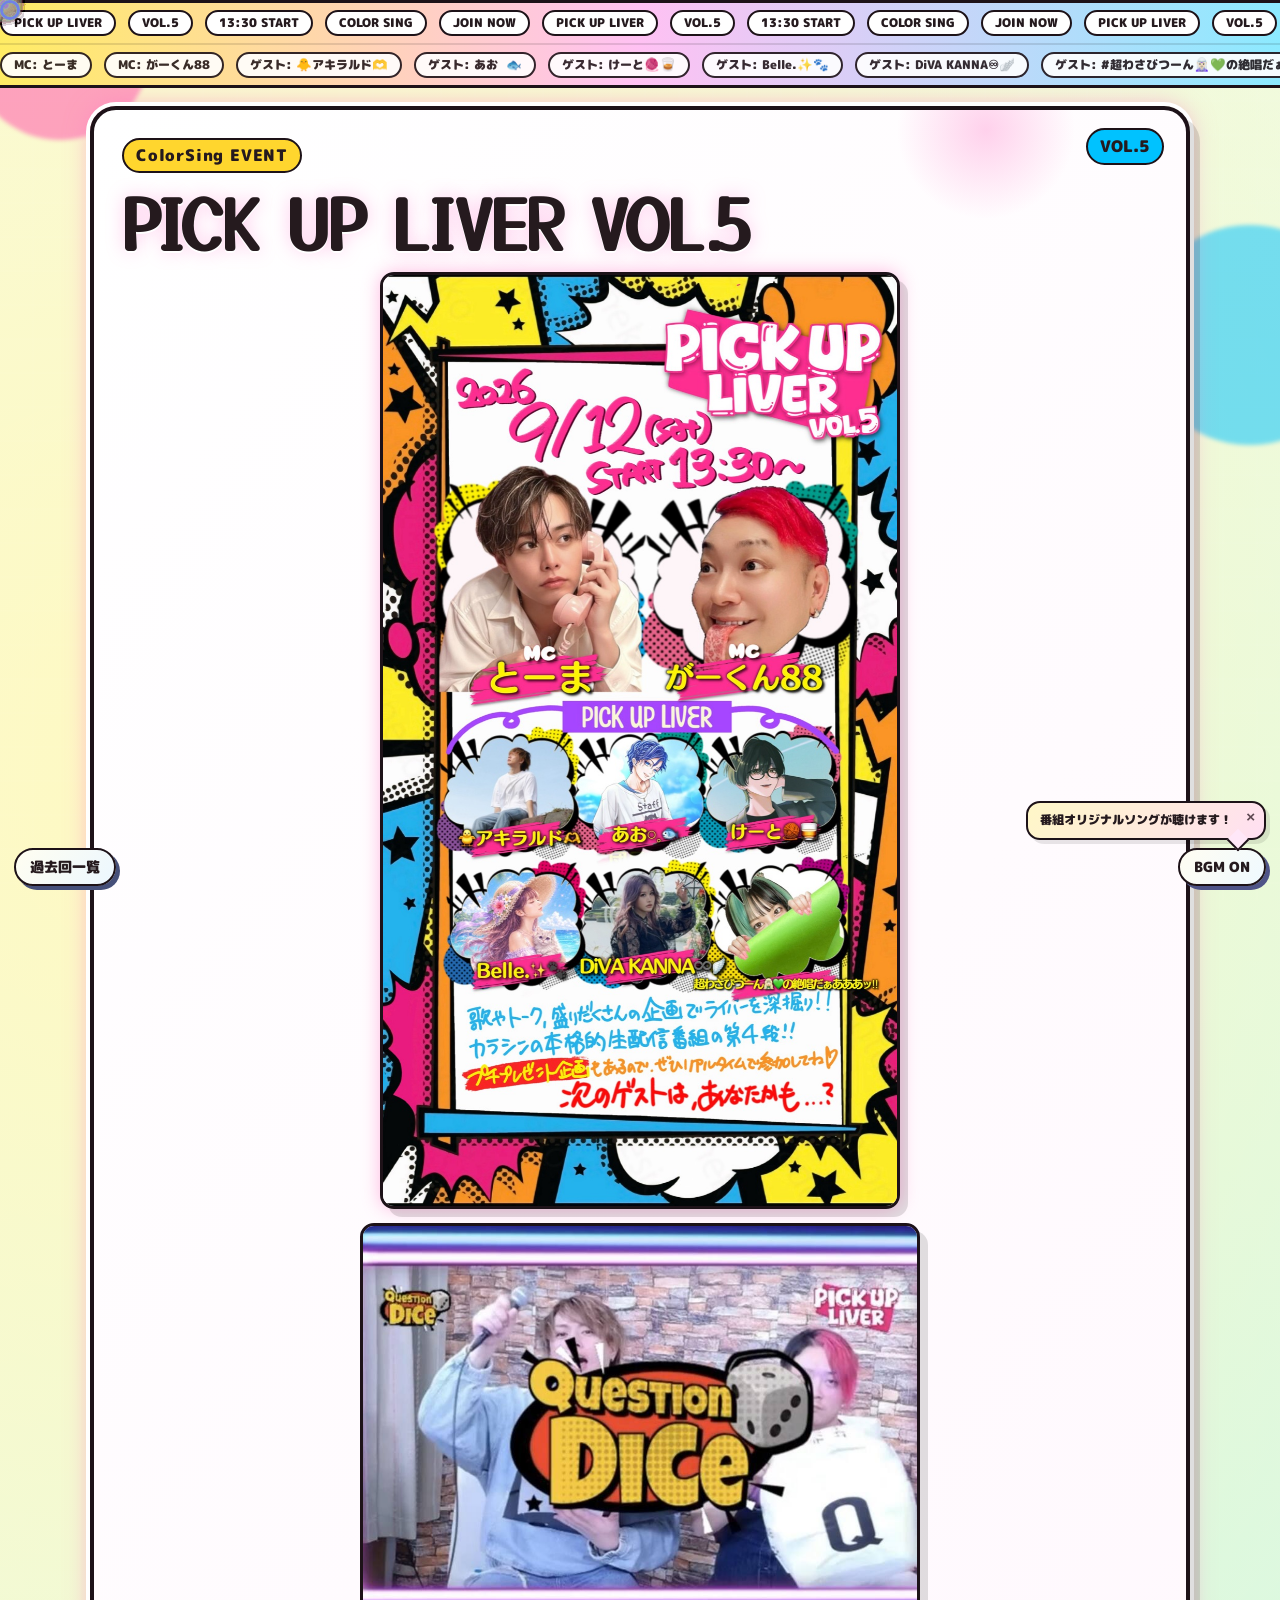
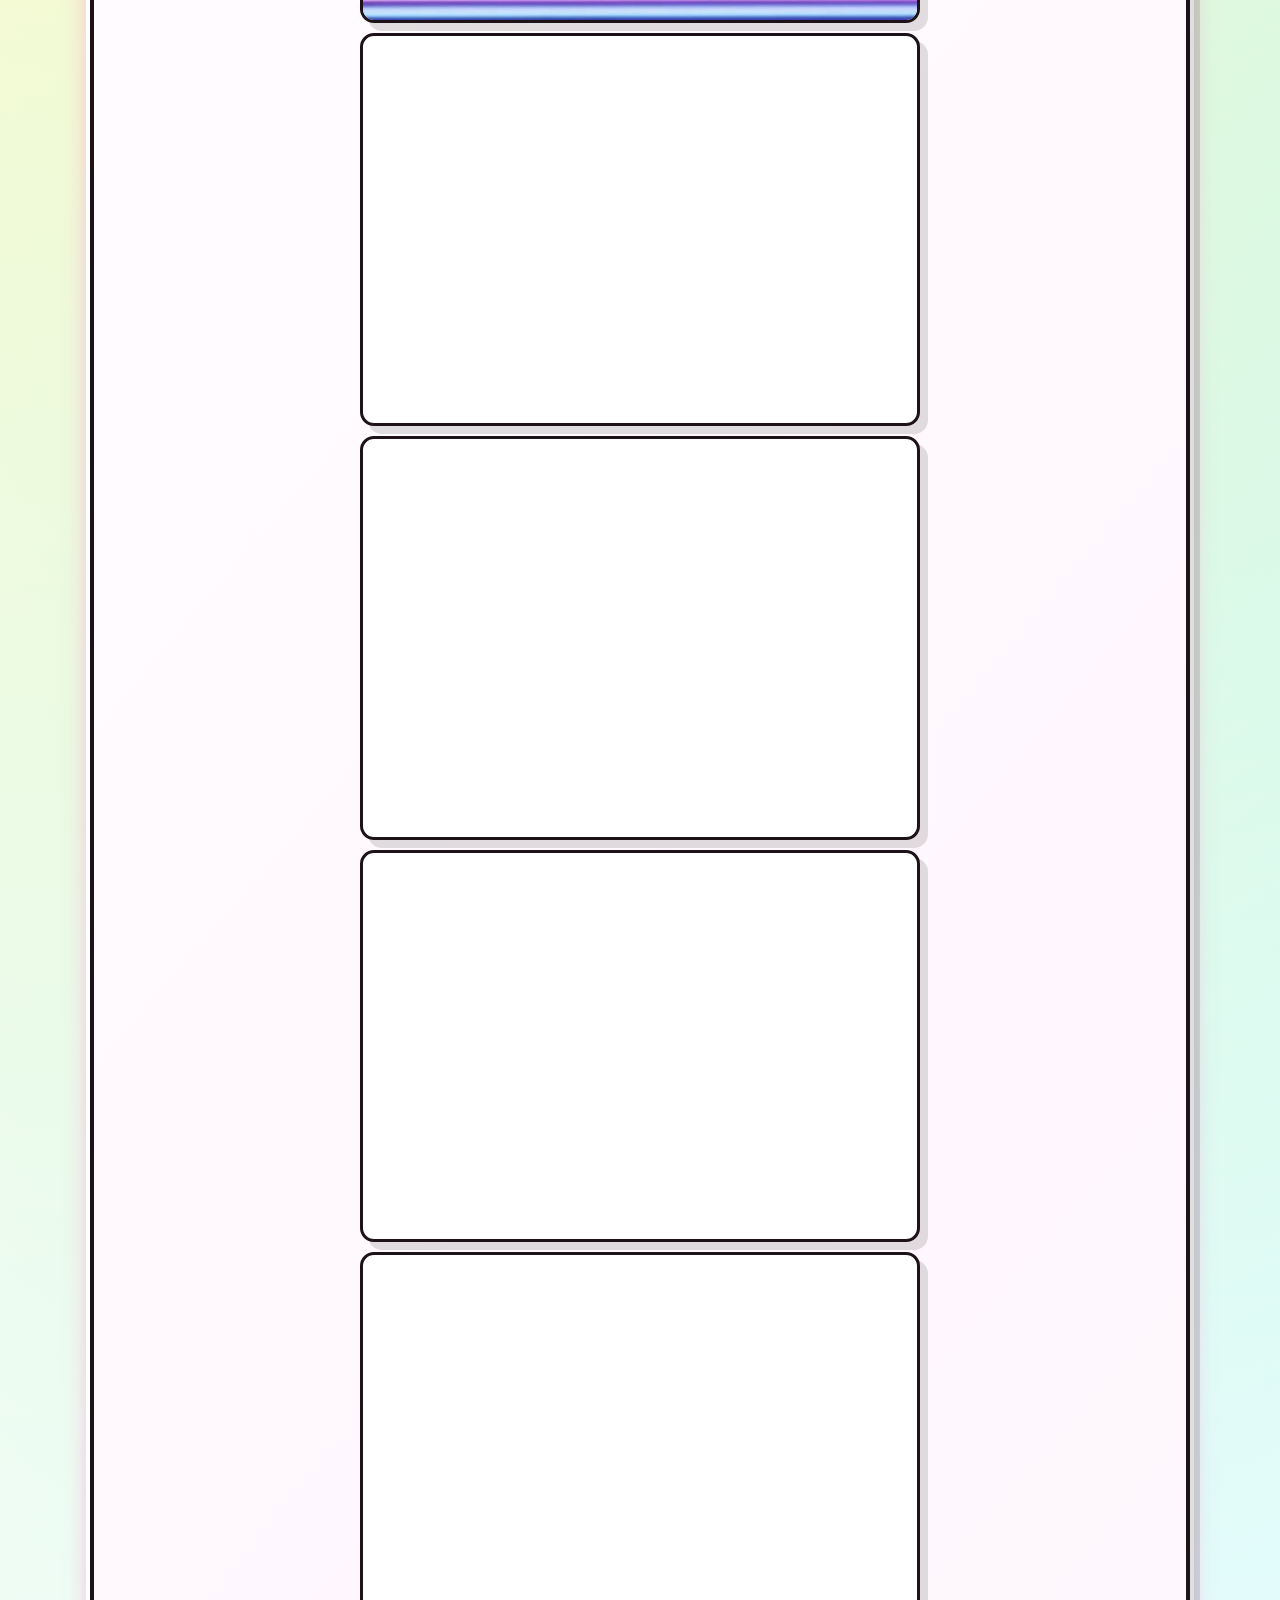
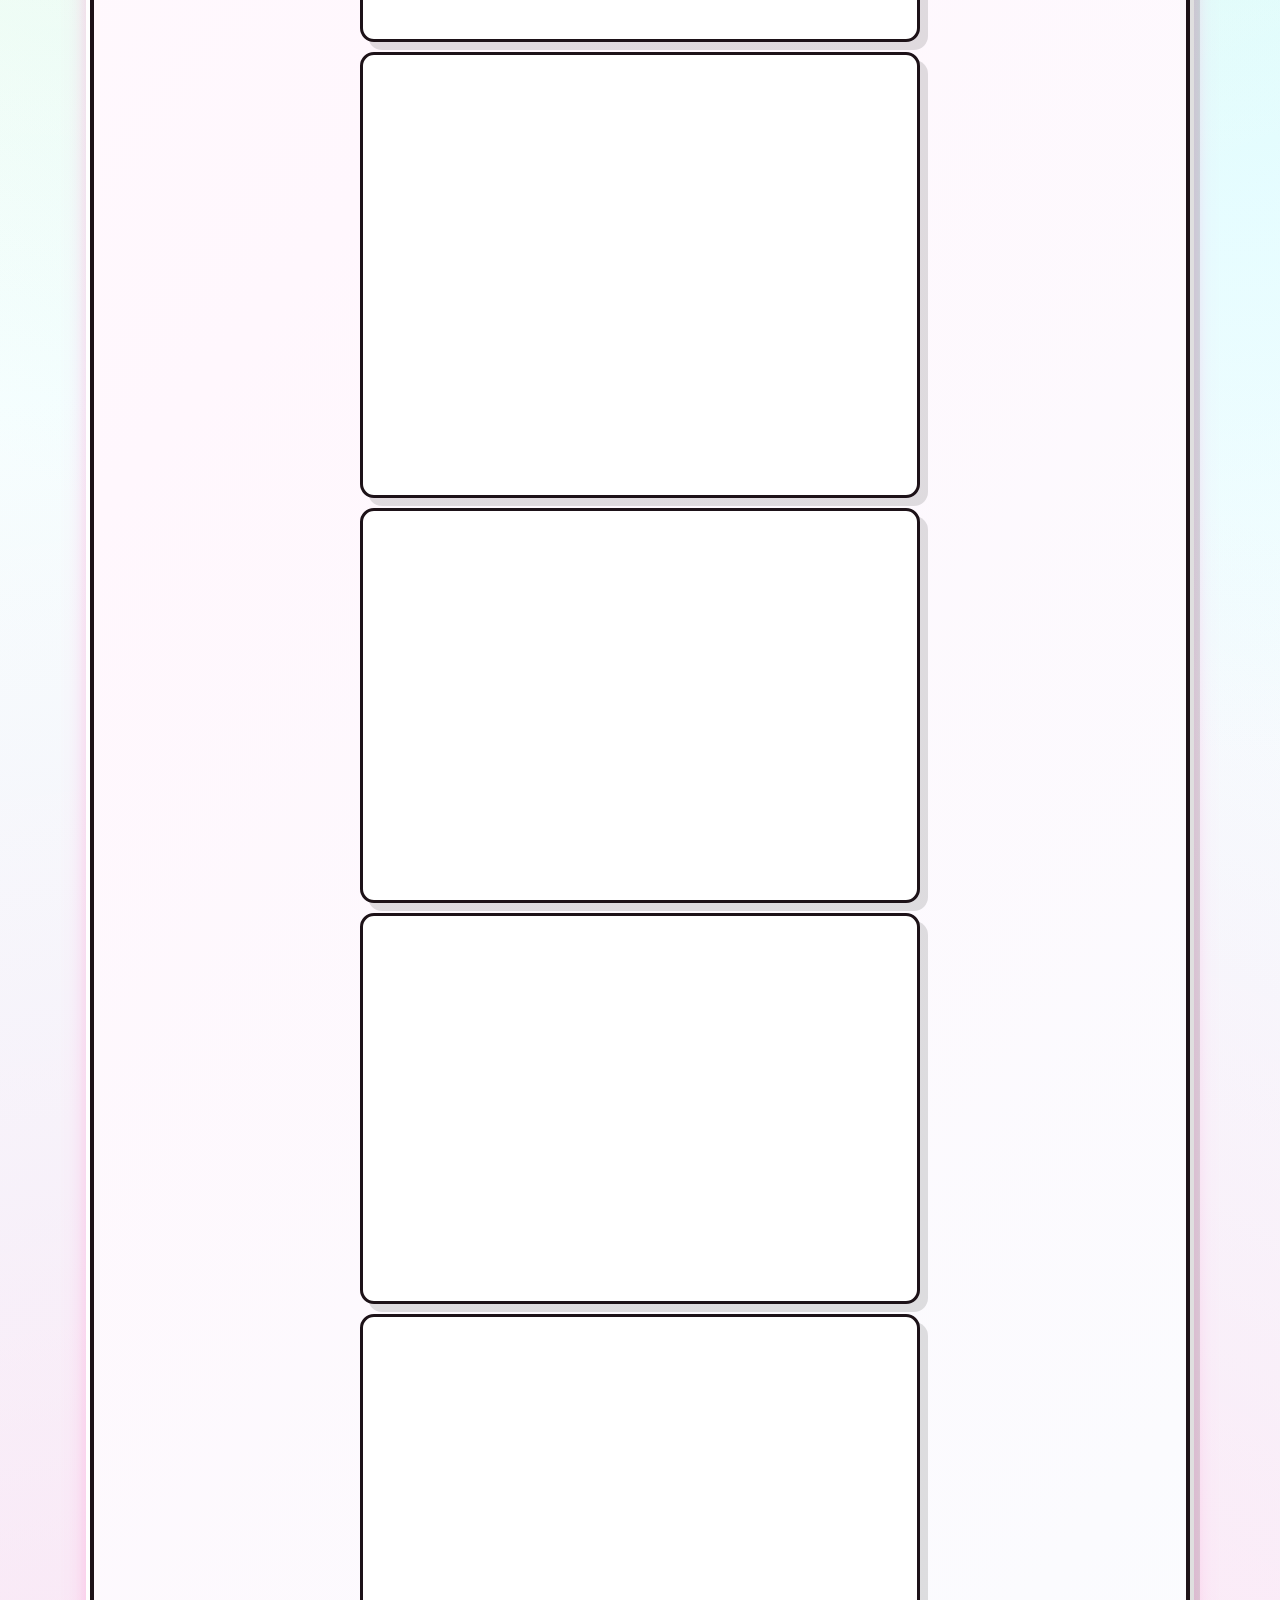
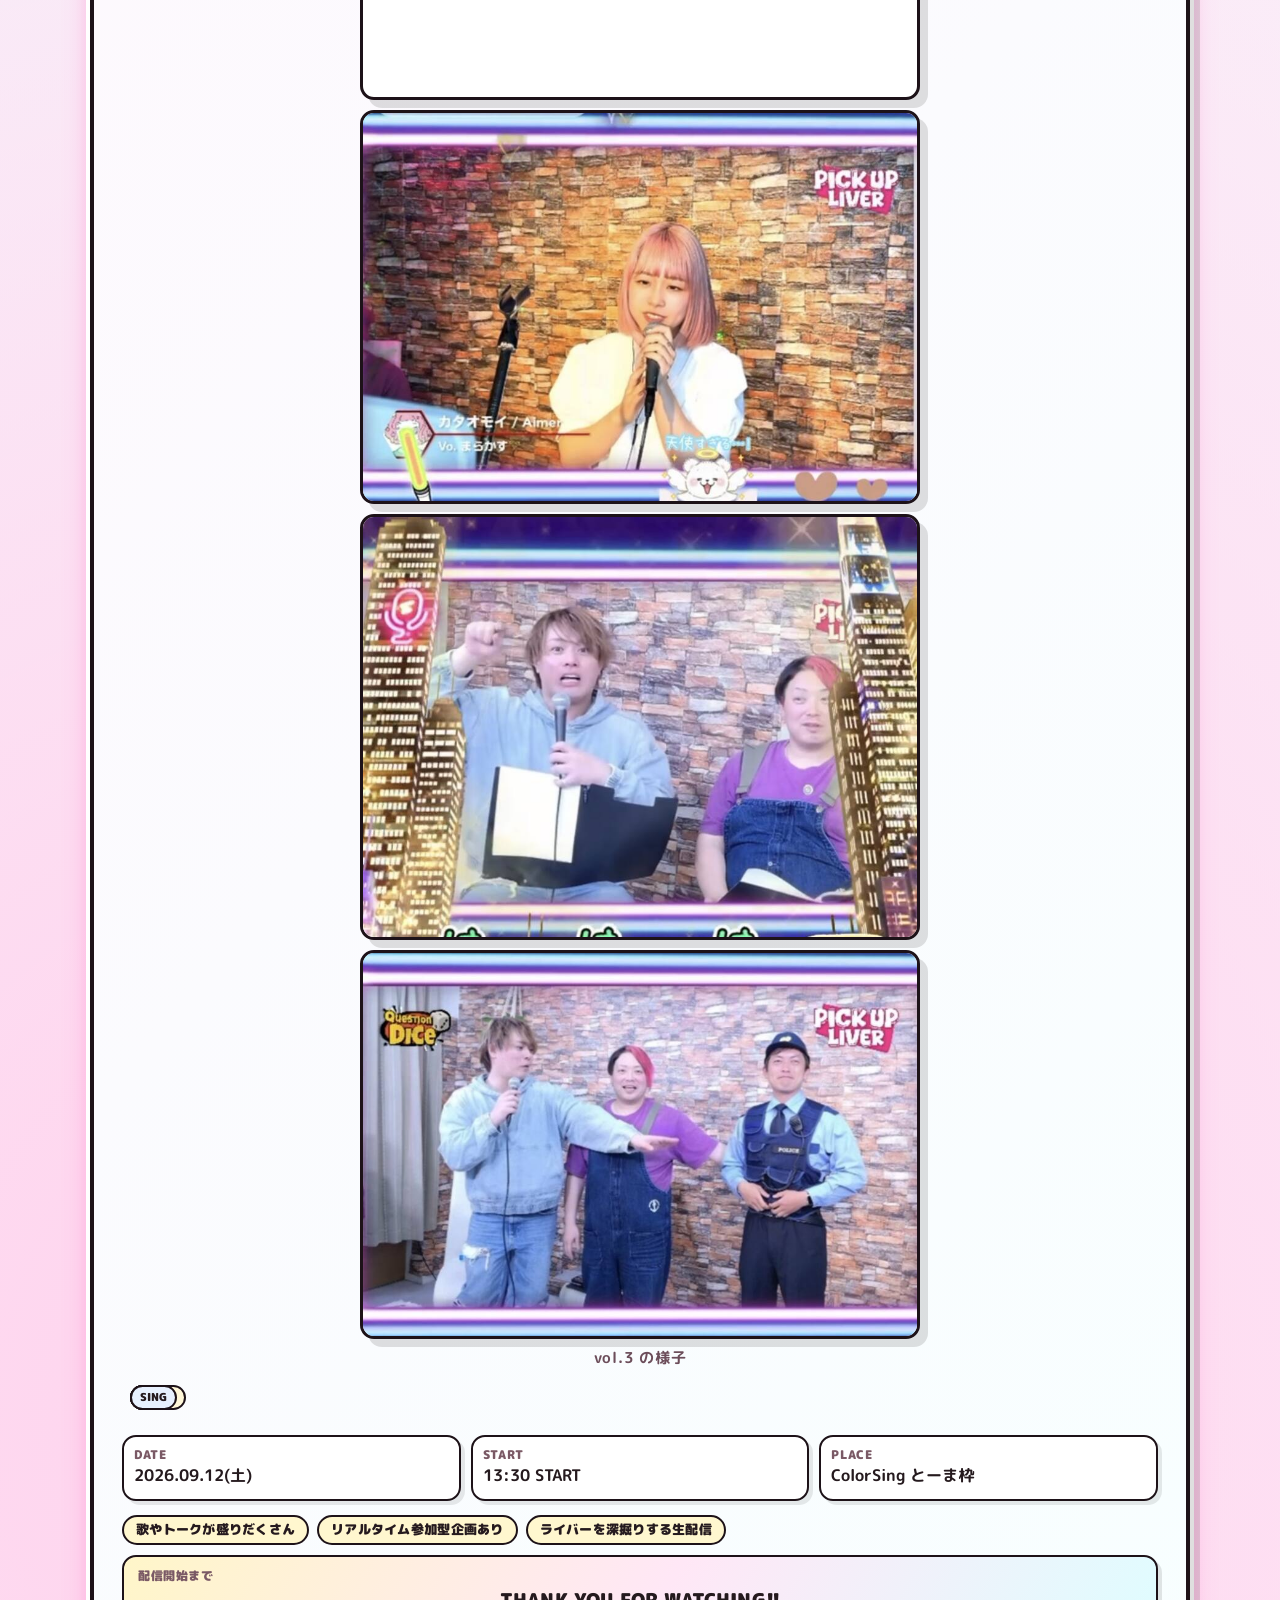
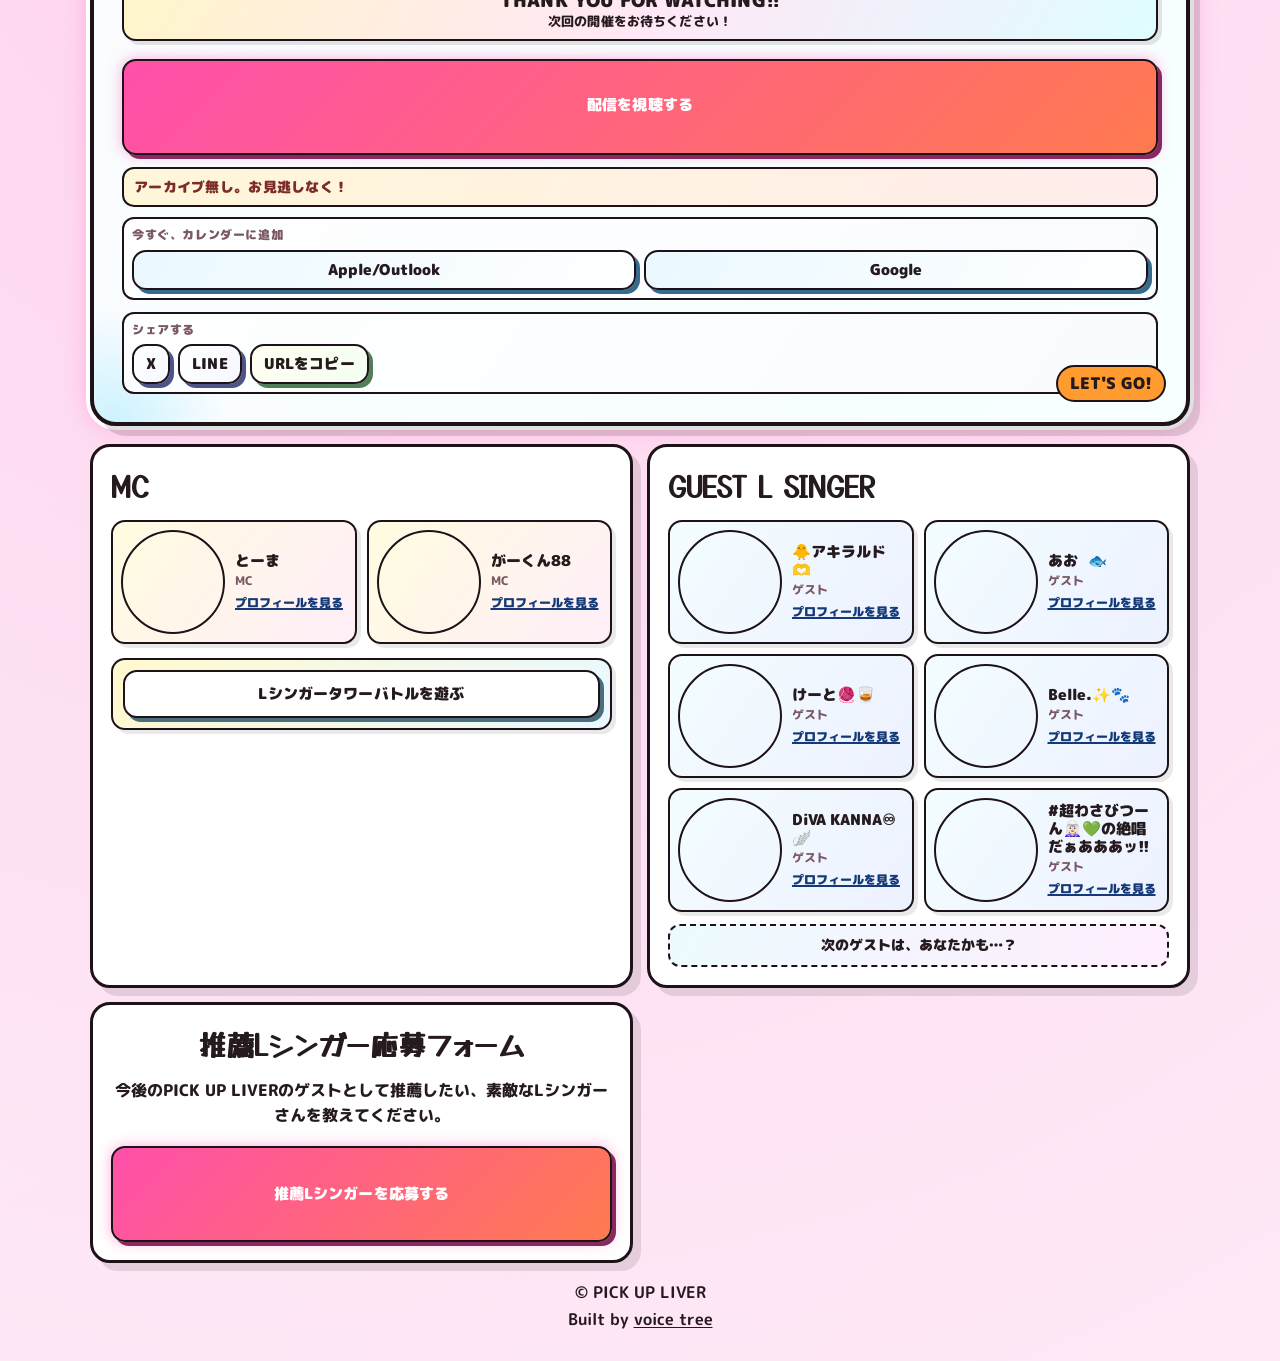
<file: index.html>
<!doctype html>
<html lang="ja">
  <head>
    <meta charset="UTF-8" />
    <meta name="viewport" content="width=device-width, initial-scale=1.0" />
    <title>PICK UP LIVER</title>
  </head>
  <body>
    <main style="padding: 24px; font-family: sans-serif">
      <p>最新回へ移動中です。遷移しない場合は <a href="/events/">回一覧</a> を開いてください。</p>
    </main>
    <script src="/src/scripts/latest-redirect.js"></script>
  </body>
</html>
</file>
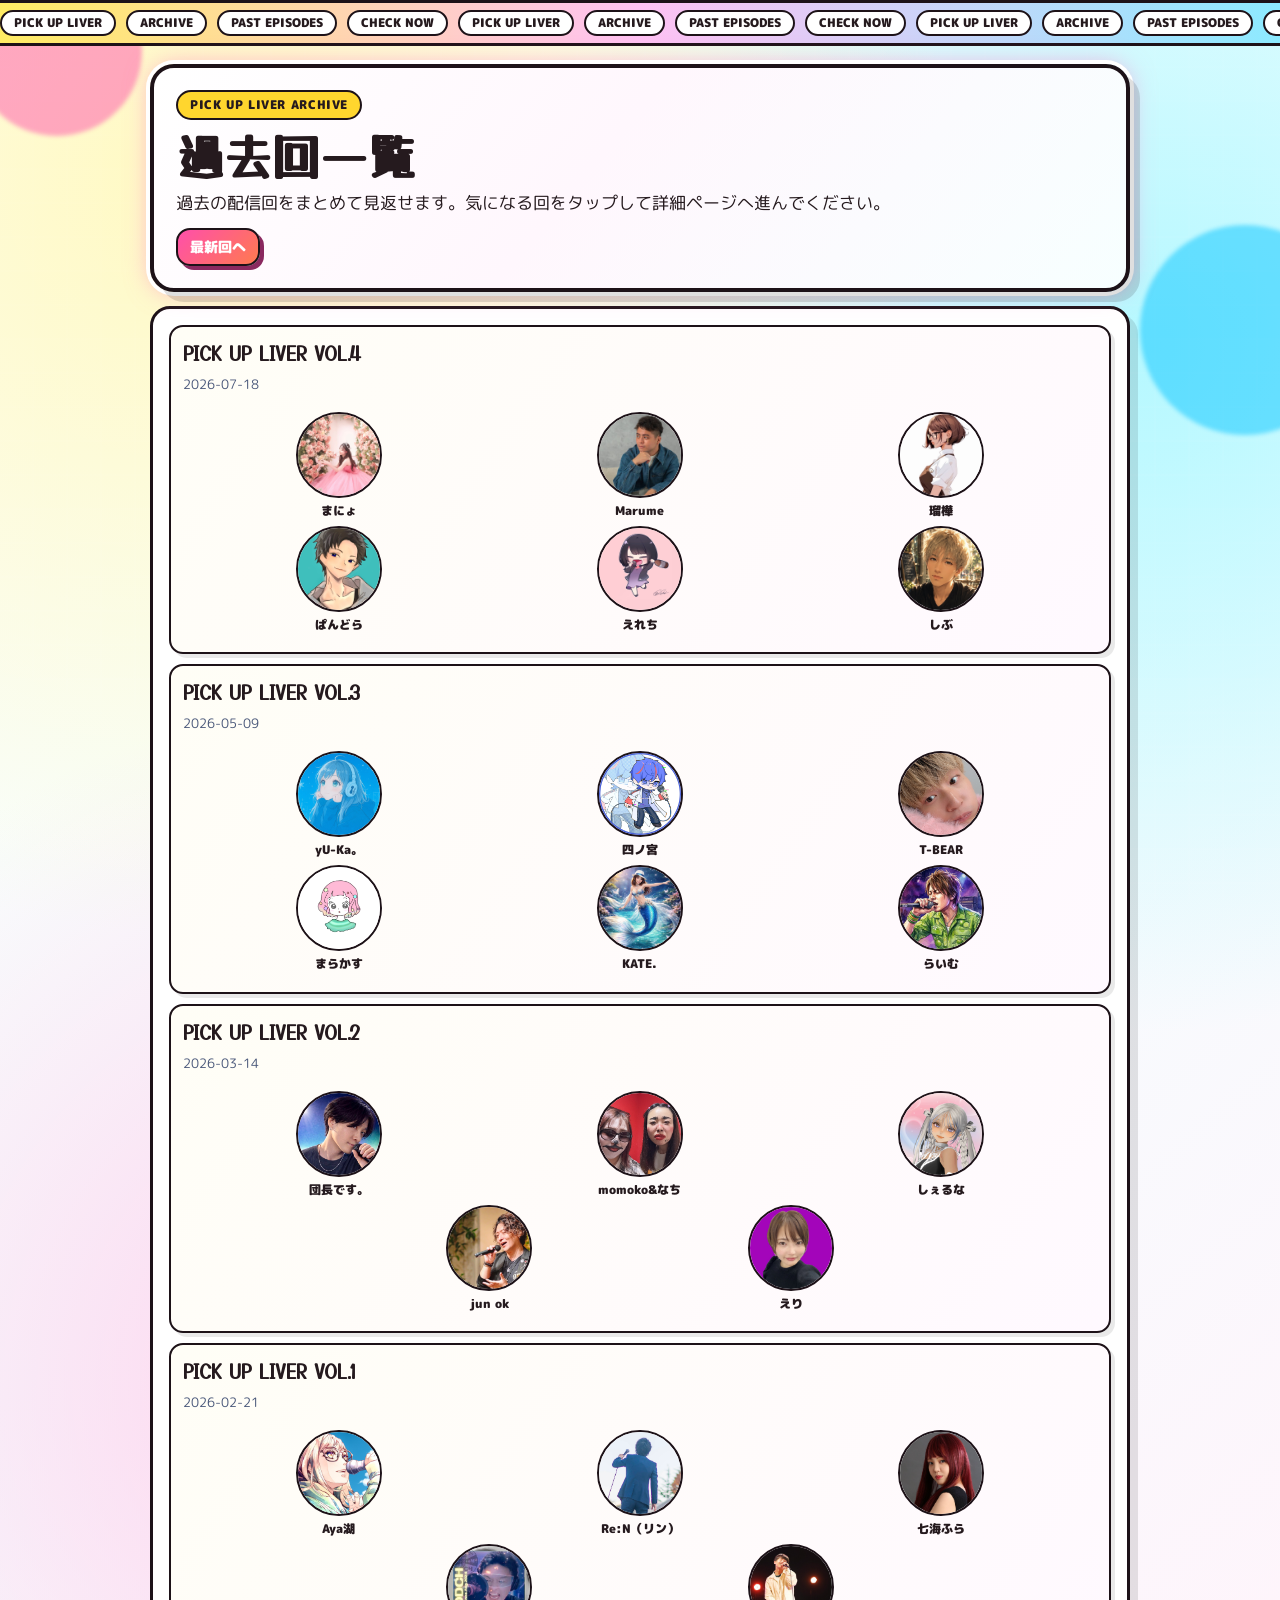
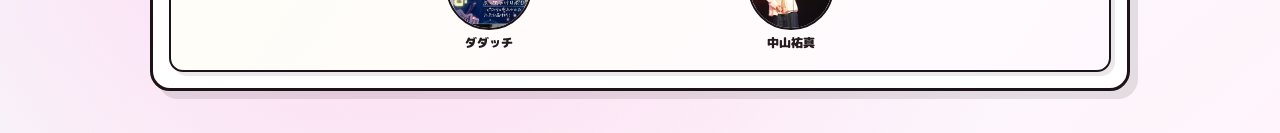
<file: events/index.html>
<!doctype html>
<html lang="ja">
  <head>
    <meta charset="UTF-8" />
    <meta name="viewport" content="width=device-width, initial-scale=1.0" />
    <meta name="description" content="PICK UP LIVER の各回アーカイブ一覧" />
    <title>PICK UP LIVER 過去回一覧</title>
    <style>
      :root {
        --bg1: #fff9c2;
        --bg2: #b5f8ff;
        --bg3: #ffd2ed;
        --ink: #251a1e;
        --line: #1d1218;
        --card: #fff;
      }

      * { box-sizing: border-box; }

      body {
        margin: 0;
        color: var(--ink);
        font-family: "M PLUS Rounded 1c", "Hiragino Kaku Gothic ProN", sans-serif;
        background:
          radial-gradient(circle at 15% 10%, var(--bg1), transparent 40%),
          radial-gradient(circle at 90% 20%, var(--bg2), transparent 38%),
          radial-gradient(circle at 30% 80%, var(--bg3), transparent 42%),
          linear-gradient(140deg, #fffefa 0%, #f4feff 50%, #fff4fb 100%);
        overflow-x: hidden;
      }

      .noise {
        position: fixed;
        inset: 0;
        pointer-events: none;
        opacity: 0.03;
        background-image: radial-gradient(#000 0.5px, transparent 0.5px);
        background-size: 4px 4px;
        z-index: -5;
      }

      .flash-grid {
        position: fixed;
        inset: 0;
        pointer-events: none;
        background-image: linear-gradient(#ffffff00 95%, #ffffff55 95%), linear-gradient(90deg, #ffffff00 95%, #ffffff55 95%);
        background-size: 34px 34px;
        opacity: 0.16;
        mix-blend-mode: soft-light;
        z-index: -4;
      }

      .orb {
        position: fixed;
        border-radius: 999px;
        filter: blur(2px);
        opacity: 0.48;
        z-index: -2;
      }

      .orb-a {
        width: 170px;
        height: 170px;
        background: #ff4fab;
        top: -34px;
        left: -28px;
      }

      .orb-b {
        width: 210px;
        height: 210px;
        background: #00c2ff;
        right: -70px;
        top: 25%;
      }

      .orb-c {
        width: 200px;
        height: 200px;
        background: #ffd62e;
        left: 18%;
        bottom: -80px;
      }

      .marquee-wrap {
        width: 100%;
        border-top: 3px solid var(--line);
        border-bottom: 3px solid var(--line);
        background: linear-gradient(90deg, #ffec64 0%, #ffc1f3 50%, #8ceaff 100%);
        overflow: hidden;
      }

      .marquee-track {
        display: flex;
        gap: 10px;
        width: max-content;
        padding: 7px 0;
        animation: marquee 24s linear infinite;
      }

      .marquee-track span {
        border: 2px solid var(--line);
        border-radius: 999px;
        background: #fff;
        padding: 2px 12px;
        font-size: 0.78rem;
        font-weight: 900;
        white-space: nowrap;
      }

      .wrap {
        width: min(980px, calc(100% - 28px));
        margin: 18px auto 42px;
        display: grid;
        gap: 14px;
      }

      h1,
      h2 {
        font-family: "Yusei Magic", "M PLUS Rounded 1c", sans-serif;
      }

      .hero-card {
        background: linear-gradient(130deg, #fff 0%, #fff7fd 45%, #f7ffff 100%);
        border: 4px solid var(--line);
        border-radius: 24px;
        padding: 22px;
        position: relative;
        box-shadow: 10px 10px 0 #00000020, 0 0 0 4px #ffffff, 0 0 24px #ff70c182;
      }

      .kicker {
        margin: 0;
        display: inline-block;
        background: #ffd62e;
        border: 2px solid var(--line);
        border-radius: 999px;
        padding: 4px 12px;
        font-weight: 900;
        letter-spacing: 0.05em;
        font-size: 0.78rem;
      }

      h1 {
        margin: 10px 0 8px;
        font-size: clamp(1.8rem, 5.4vw, 3rem);
        line-height: 1.08;
      }

      .lead {
        margin: 0;
        font-size: clamp(0.95rem, 2.2vw, 1.08rem);
        line-height: 1.5;
      }

      .hero-actions {
        margin-top: 12px;
        display: flex;
        gap: 10px;
        flex-wrap: wrap;
      }

      .btn {
        display: inline-flex;
        align-items: center;
        justify-content: center;
        text-decoration: none;
        border: 2px solid var(--line);
        border-radius: 14px;
        padding: 8px 12px;
        font-size: 0.9rem;
        font-weight: 900;
        line-height: 1.25;
      }

      .btn-latest {
        background: linear-gradient(135deg, #ff4fab 0%, #ff7a4f 100%);
        color: #fff;
        box-shadow: 4px 4px 0 #8a295f;
      }

      .btn-archive {
        background: #fff;
        color: var(--ink);
        box-shadow: 4px 4px 0 #4b6e7f;
      }

      .list-card {
        background: var(--card);
        border: 3px solid var(--line);
        border-radius: 20px;
        padding: 16px;
        box-shadow: 8px 8px 0 #0000001a;
      }

      .archive-list {
        list-style: none;
        margin: 0;
        padding: 0;
        display: grid;
        gap: 10px;
      }

      .archive-item {
        border: 2px solid var(--line);
        border-radius: 14px;
        background: linear-gradient(125deg, #fffef6 0%, #fff9ff 100%);
        overflow: hidden;
        box-shadow: 4px 4px 0 #00000016;
      }

      .archive-link {
        display: block;
        color: inherit;
        text-decoration: none;
        padding: 12px;
      }

      .archive-link:hover {
        background: linear-gradient(125deg, #fff5d0 0%, #ecfdff 100%);
      }

      .archive-head {
        display: flex;
        gap: 10px;
        align-items: flex-start;
        justify-content: space-between;
      }

      .archive-head h2 {
        margin: 0;
        font-size: clamp(1rem, 2.5vw, 1.2rem);
      }

      .badge-row {
        display: flex;
        gap: 6px;
        flex-wrap: wrap;
        justify-content: flex-end;
      }

      .badge {
        border-radius: 999px;
        padding: 2px 8px;
        font-size: 0.7rem;
        font-weight: 900;
        border: 2px solid var(--line);
        background: #fff;
      }

      .badge.latest {
        background: #dce6ff;
        color: #0b38b8;
      }

      .badge.state {
        background: #ffedf5;
        color: #8f2e53;
      }

      .archive-meta {
        margin: 8px 0 0;
        font-size: 0.82rem;
        color: #4a587a;
      }

      .guest-preview {
        margin-top: 10px;
        border-radius: 12px;
        padding: 8px 9px;
      }

      .guest-heading {
        margin: 0 0 7px;
        font-size: 0.72rem;
        font-weight: 900;
        letter-spacing: 0.04em;
        color: #7a5965;
      }

      .guest-rows {
        display: grid;
        gap: 8px;
      }

      .guest-row {
        display: flex;
        gap: 8px;
      }

      .guest-row.is-centered {
        justify-content: center;
      }

      .guest-item {
        flex: 0 0 calc((100% - 16px) / 3);
        max-width: calc((100% - 16px) / 3);
        text-align: center;
      }

      .guest-avatar {
        width: min(86px, 100%);
        aspect-ratio: 1 / 1;
        border-radius: 999px;
        border: 2px solid var(--line);
        object-fit: cover;
        display: block;
        margin: 0 auto;
        background: #fff;
      }

      .guest-avatar-fallback {
        background: linear-gradient(140deg, #fff6c9 0%, #ffe4f4 100%);
      }

      .guest-name {
        margin: 5px 0 0;
        font-size: 0.76rem;
        font-weight: 900;
        line-height: 1.25;
        overflow-wrap: anywhere;
      }

      .error {
        margin: 12px 0 0;
        color: #a1282e;
        font-weight: 900;
      }

      @keyframes marquee {
        0% { transform: translateX(0); }
        100% { transform: translateX(-50%); }
      }

      @media (max-width: 640px) {
        .hero-card {
          padding: 18px;
        }

        .archive-link {
          padding: 10px;
        }

        .archive-head {
          flex-direction: column;
          gap: 8px;
        }

        .badge-row {
          justify-content: flex-start;
        }

        .btn {
          width: 100%;
        }

        .guest-item {
          flex-basis: calc((100% - 12px) / 3);
          max-width: calc((100% - 12px) / 3);
        }

        .guest-avatar {
          width: min(72px, 100%);
        }
      }
    </style>
    <link rel="preconnect" href="https://fonts.googleapis.com" />
    <link rel="preconnect" href="https://fonts.gstatic.com" crossorigin />
    <link href="https://fonts.googleapis.com/css2?family=M+PLUS+Rounded+1c:wght@400;700;800;900&family=Yusei+Magic&display=swap" rel="stylesheet" />
  </head>
  <body>
    <div class="noise"></div>
    <div class="flash-grid" aria-hidden="true"></div>
    <div class="orb orb-a" aria-hidden="true"></div>
    <div class="orb orb-b" aria-hidden="true"></div>
    <div class="orb orb-c" aria-hidden="true"></div>

    <div class="marquee-wrap" aria-hidden="true">
      <div class="marquee-track">
        <span>PICK UP LIVER</span><span>ARCHIVE</span><span>PAST EPISODES</span><span>CHECK NOW</span>
        <span>PICK UP LIVER</span><span>ARCHIVE</span><span>PAST EPISODES</span><span>CHECK NOW</span>
        <span>PICK UP LIVER</span><span>ARCHIVE</span><span>PAST EPISODES</span><span>CHECK NOW</span>
        <span>PICK UP LIVER</span><span>ARCHIVE</span><span>PAST EPISODES</span><span>CHECK NOW</span>
      </div>
    </div>

    <main class="wrap">
      <section class="hero-card">
        <p class="kicker">PICK UP LIVER ARCHIVE</p>
        <h1>過去回一覧</h1>
        <p class="lead">過去の配信回をまとめて見返せます。気になる回をタップして詳細ページへ進んでください。</p>
        <div class="hero-actions">
          <a class="btn btn-latest" href="/">最新回へ</a>
        </div>
      </section>

      <section class="list-card">
        <ul id="events-list" class="archive-list"></ul>
        <p id="events-error" class="error" hidden></p>
      </section>
    </main>

    <script src="/src/scripts/events-index.js"></script>
  </body>
</html>
</file>
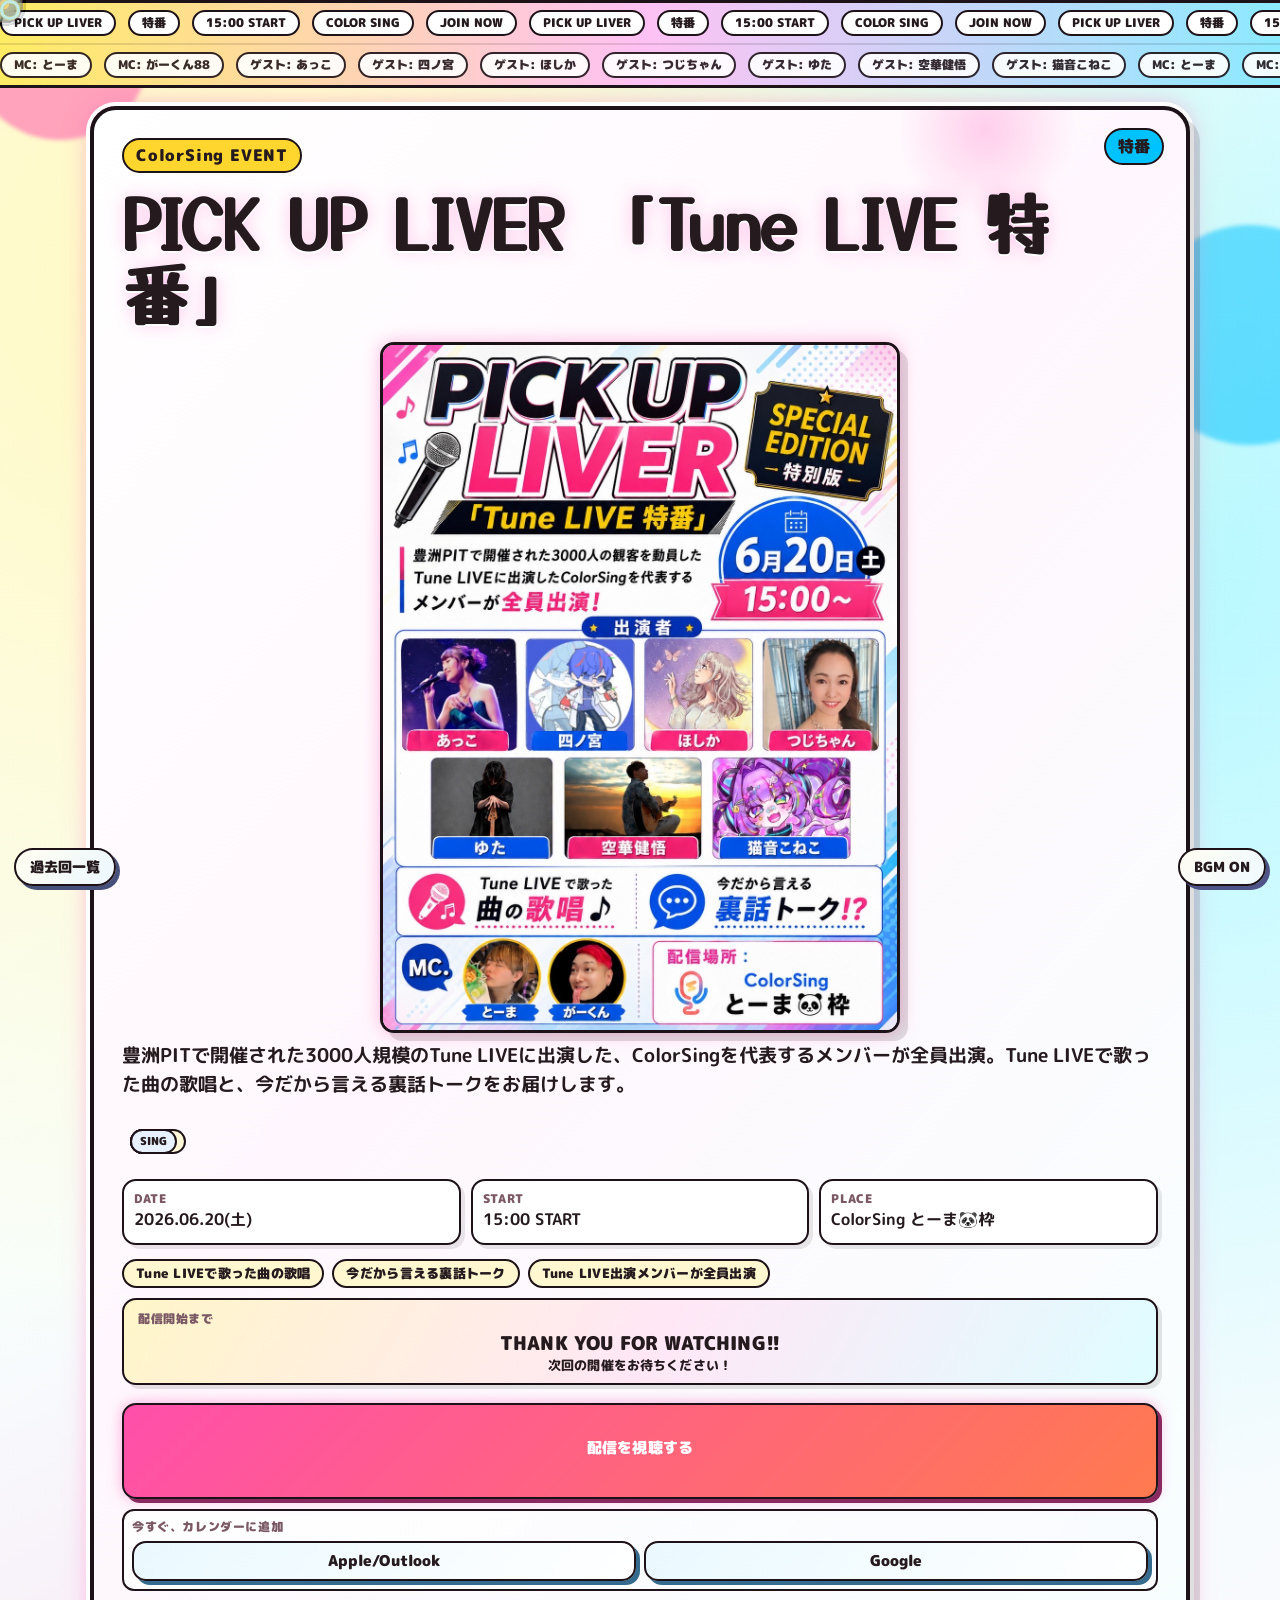
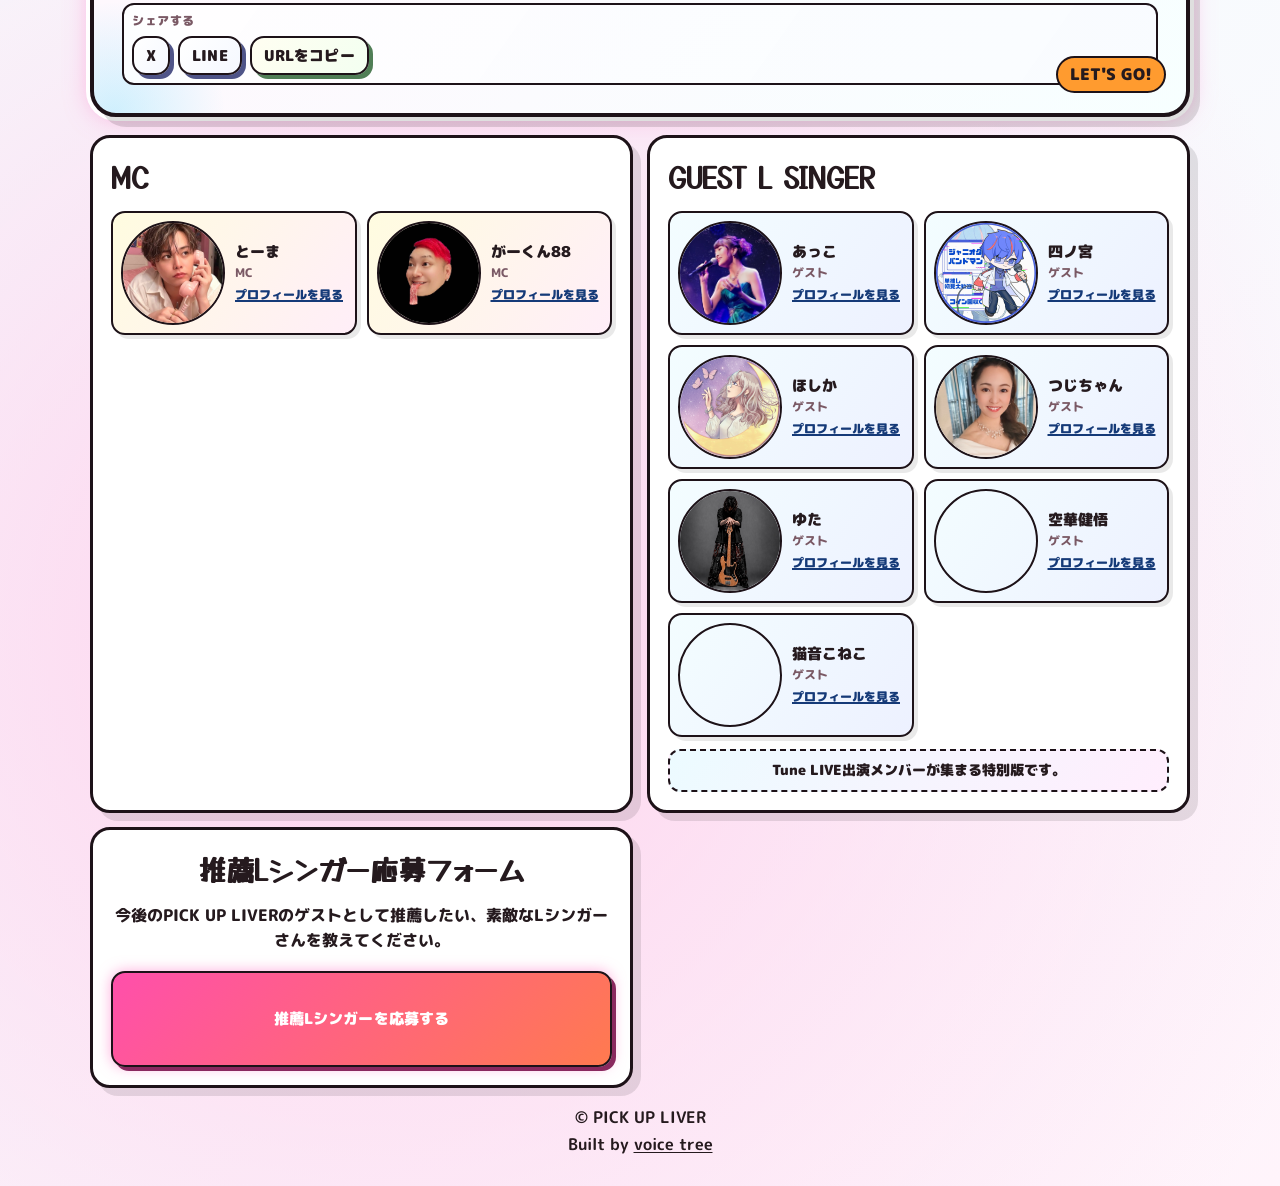
<file: events/special/index.html>
<!doctype html>
<html lang="ja">
  <head>
    <meta charset="UTF-8" />
    <meta name="viewport" content="width=device-width, initial-scale=1.0" />
    <meta name="description" content="PICK UP LIVER 「Tune LIVE 特番」特設ページ" />
    <meta property="og:type" content="website" />
    <meta property="og:site_name" content="PICK UP LIVER" />
    <meta property="og:title" content="PICK UP LIVER 「Tune LIVE 特番」" />
    <meta property="og:description" content="2026.06.20(土) 15:00 START。Tune LIVE出演メンバーが全員出演。" />
    <meta property="og:url" content="https://pickupliver-lp.pages.dev/events/special/" />
    <meta property="og:image" content="https://pickupliver-lp.pages.dev/public/assets/events/special/flyer-main.jpg" />
    <meta property="og:image:secure_url" content="https://pickupliver-lp.pages.dev/public/assets/events/special/flyer-main.jpg" />
    <meta property="og:image:type" content="image/jpeg" />
    <meta property="og:image:width" content="1086" />
    <meta property="og:image:height" content="1448" />
    <meta name="twitter:card" content="summary_large_image" />
    <meta name="twitter:title" content="PICK UP LIVER 「Tune LIVE 特番」" />
    <meta name="twitter:description" content="2026.06.20(土) 15:00 START。Tune LIVE出演メンバーが全員出演。" />
    <meta name="twitter:image" content="https://pickupliver-lp.pages.dev/public/assets/events/special/flyer-main.jpg" />
    <meta name="twitter:image:alt" content="PICK UP LIVER 特番 Tune LIVE 特番 フライヤー" />
    <meta name="vt:event-data" content="/content/events/special/event.json" />
    <meta name="vt:episode-slug" content="special" />
    <title>PICK UP LIVER 「Tune LIVE 特番」</title>
    <link rel="preload" as="image" href="/public/assets/events/special/flyer-main.jpg" fetchpriority="high" />
    <link rel="preconnect" href="https://fonts.googleapis.com" />
    <link rel="preconnect" href="https://fonts.gstatic.com" crossorigin />
    <link href="https://fonts.googleapis.com/css2?family=M+PLUS+Rounded+1c:wght@400;700;800;900&family=Yusei+Magic&display=swap" rel="stylesheet" />
    <link rel="stylesheet" href="/src/styles/event-page.css" />
    <script defer src="https://static.cloudflareinsights.com/beacon.min.js" data-cf-beacon='{"token":"aa3ea4f8a8a24e1299f8bbb8173c82c0"}'></script>
  </head>
  <body>
    <script src="/src/scripts/event-page.js"></script>
  </body>
</html>
</file>
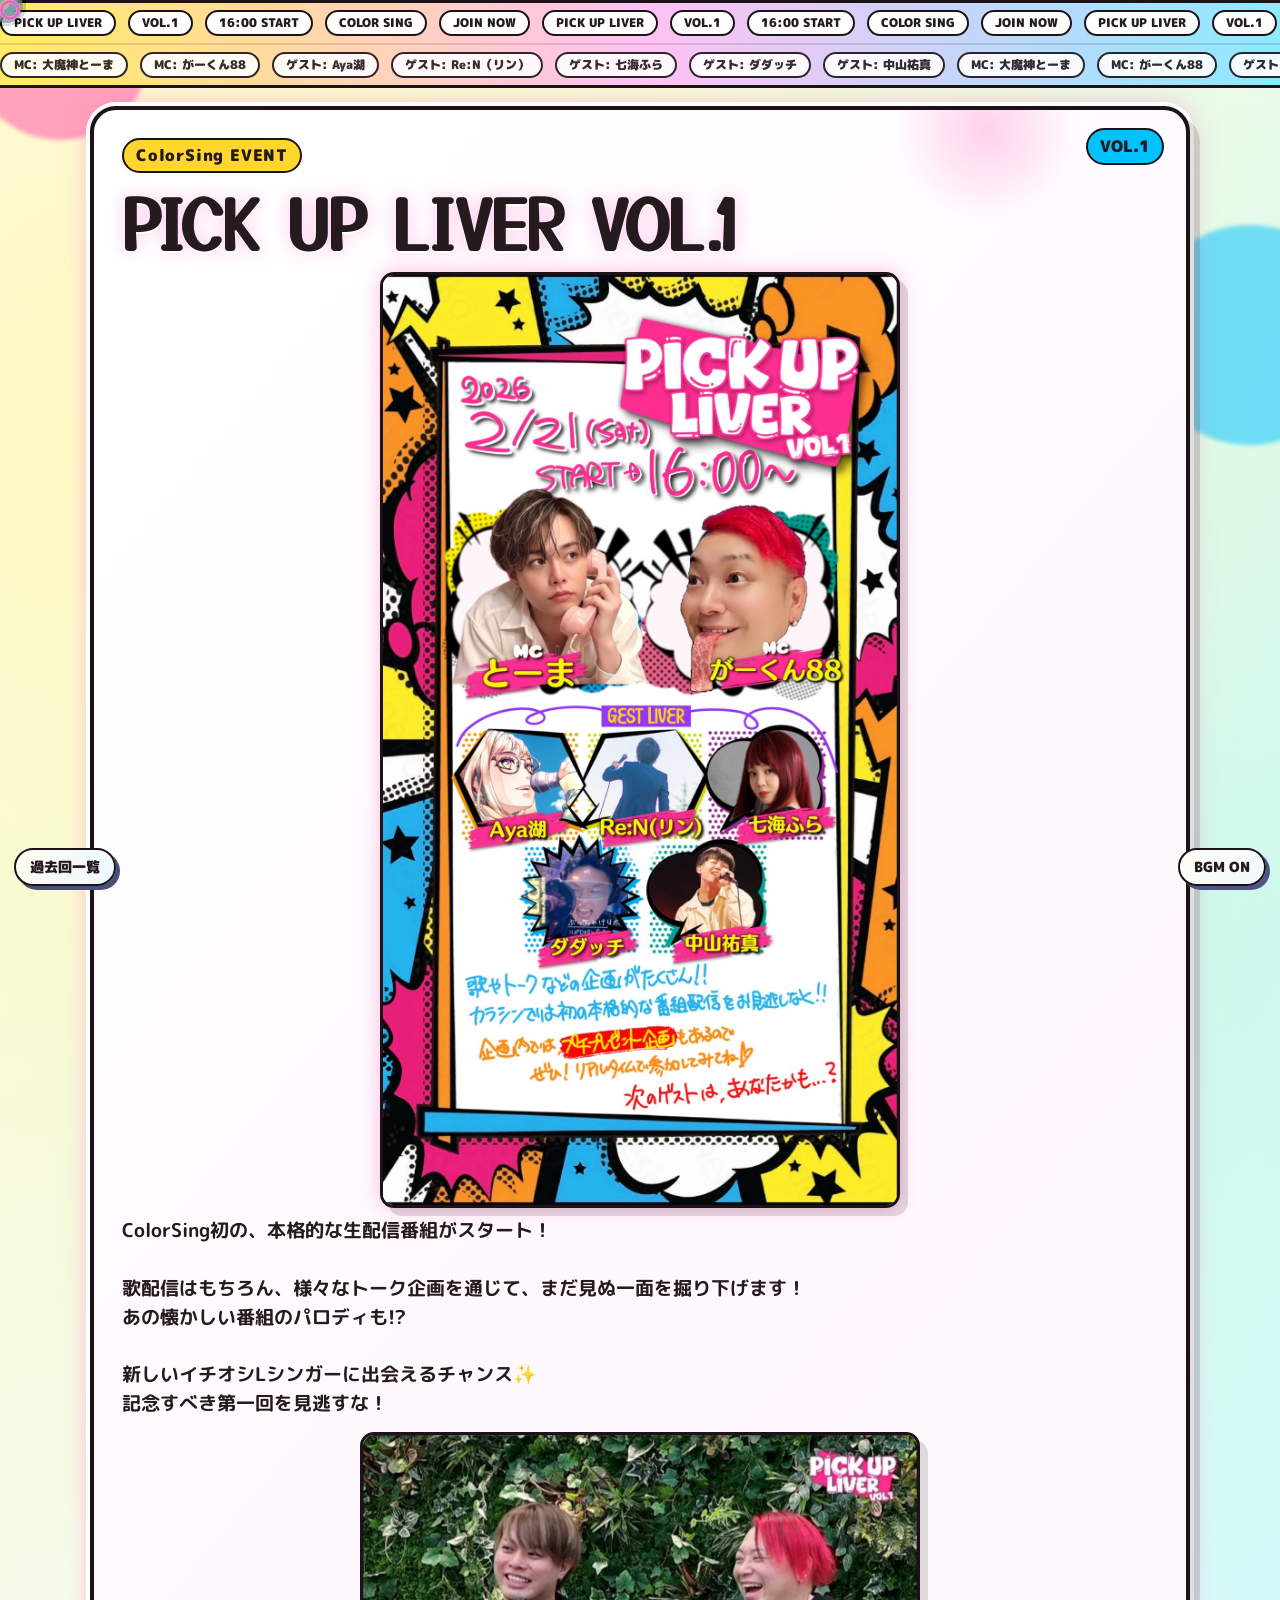
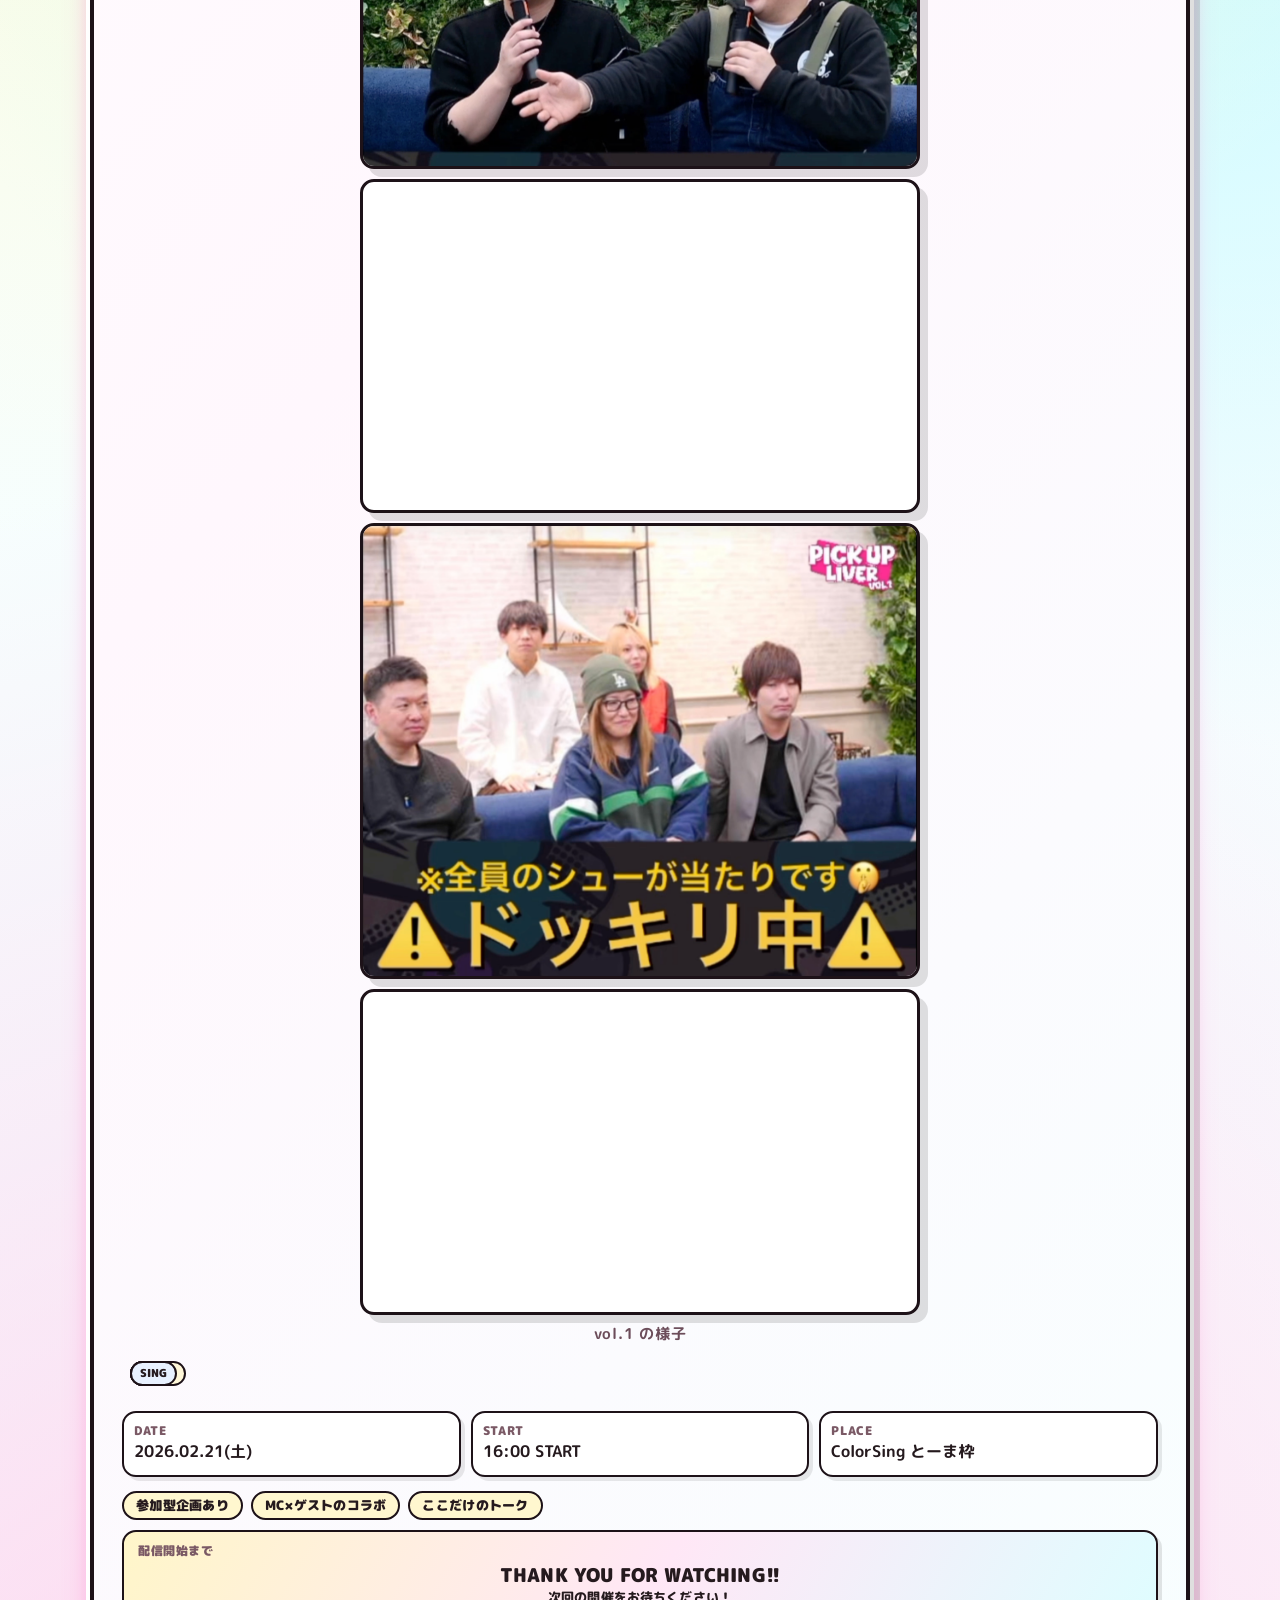
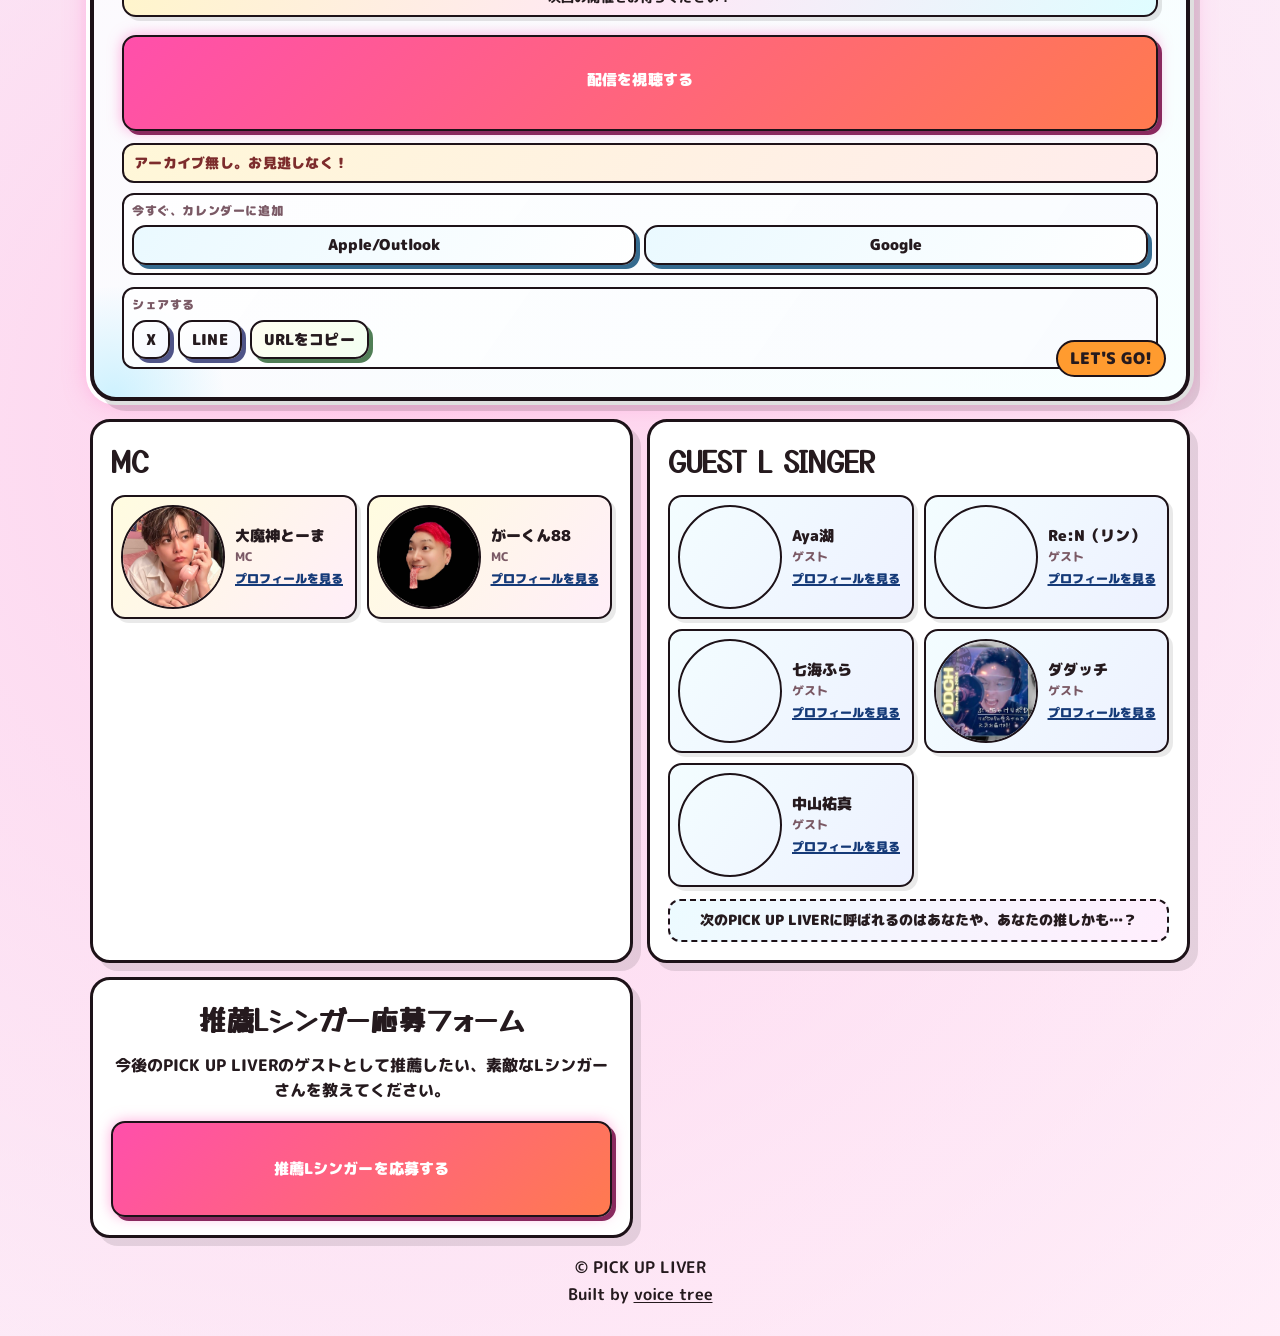
<file: events/vol-1/index.html>
<!doctype html>
<html lang="ja">
  <head>
    <meta charset="UTF-8" />
    <meta name="viewport" content="width=device-width, initial-scale=1.0" />
    <meta name="description" content="PICK UP LIVER VOL.1 特設ページ" />
    <meta property="og:type" content="website" />
    <meta property="og:site_name" content="PICK UP LIVER" />
    <meta property="og:title" content="PICK UP LIVER VOL.1" />
    <meta property="og:description" content="ColorSing初！本格的な生配信番組がスタート！記念すべき第一回を見逃すな！" />
    <meta property="og:url" content="https://pickupliver-lp.pages.dev/events/vol-1/" />
    <meta property="og:image" content="https://pickupliver-lp.pages.dev/public/assets/events/vol-1/og-card.jpg" />
    <meta property="og:image:secure_url" content="https://pickupliver-lp.pages.dev/public/assets/events/vol-1/og-card.jpg" />
    <meta property="og:image:type" content="image/jpeg" />
    <meta property="og:image:width" content="1200" />
    <meta property="og:image:height" content="630" />
    <meta name="twitter:card" content="summary_large_image" />
    <meta name="twitter:title" content="PICK UP LIVER VOL.1" />
    <meta name="twitter:description" content="ColorSing初！本格的な生配信番組がスタート！記念すべき第一回を見逃すな！" />
    <meta name="twitter:image" content="https://pickupliver-lp.pages.dev/public/assets/events/vol-1/og-card.jpg" />
    <meta name="twitter:image:alt" content="PICK UP LIVER VOL.1 サムネイル" />
    <meta name="vt:event-data" content="/content/events/vol-1/event.json" />
    <meta name="vt:episode-slug" content="vol-1" />
    <title>PICK UP LIVER VOL.1</title>
    <link rel="preconnect" href="https://fonts.googleapis.com" />
    <link rel="preconnect" href="https://fonts.gstatic.com" crossorigin />
    <link href="https://fonts.googleapis.com/css2?family=M+PLUS+Rounded+1c:wght@400;700;800;900&family=Yusei+Magic&display=swap" rel="stylesheet" />
    <link rel="stylesheet" href="/src/styles/event-page.css" />
    <script defer src="https://static.cloudflareinsights.com/beacon.min.js" data-cf-beacon='{"token":"aa3ea4f8a8a24e1299f8bbb8173c82c0"}'></script>
  </head>
  <body>
    <script src="/src/scripts/event-page.js"></script>
  </body>
</html>
</file>
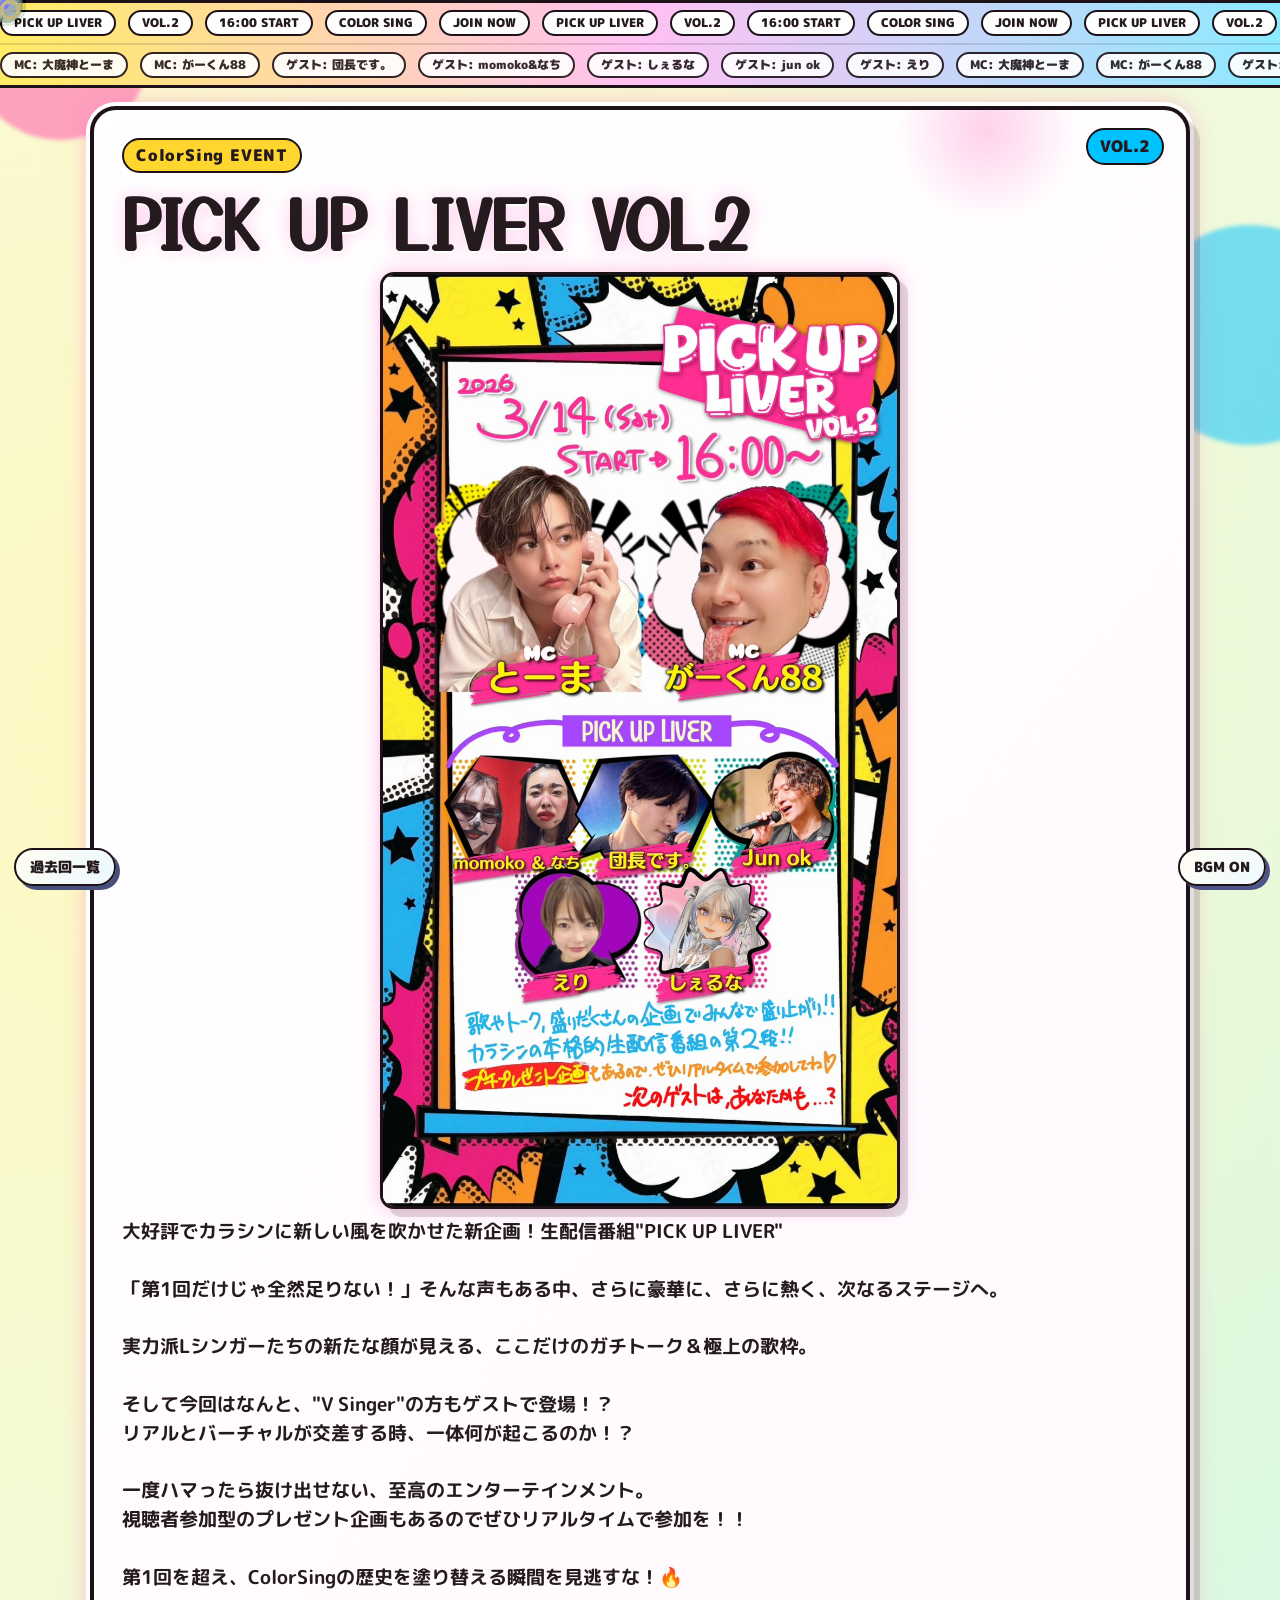
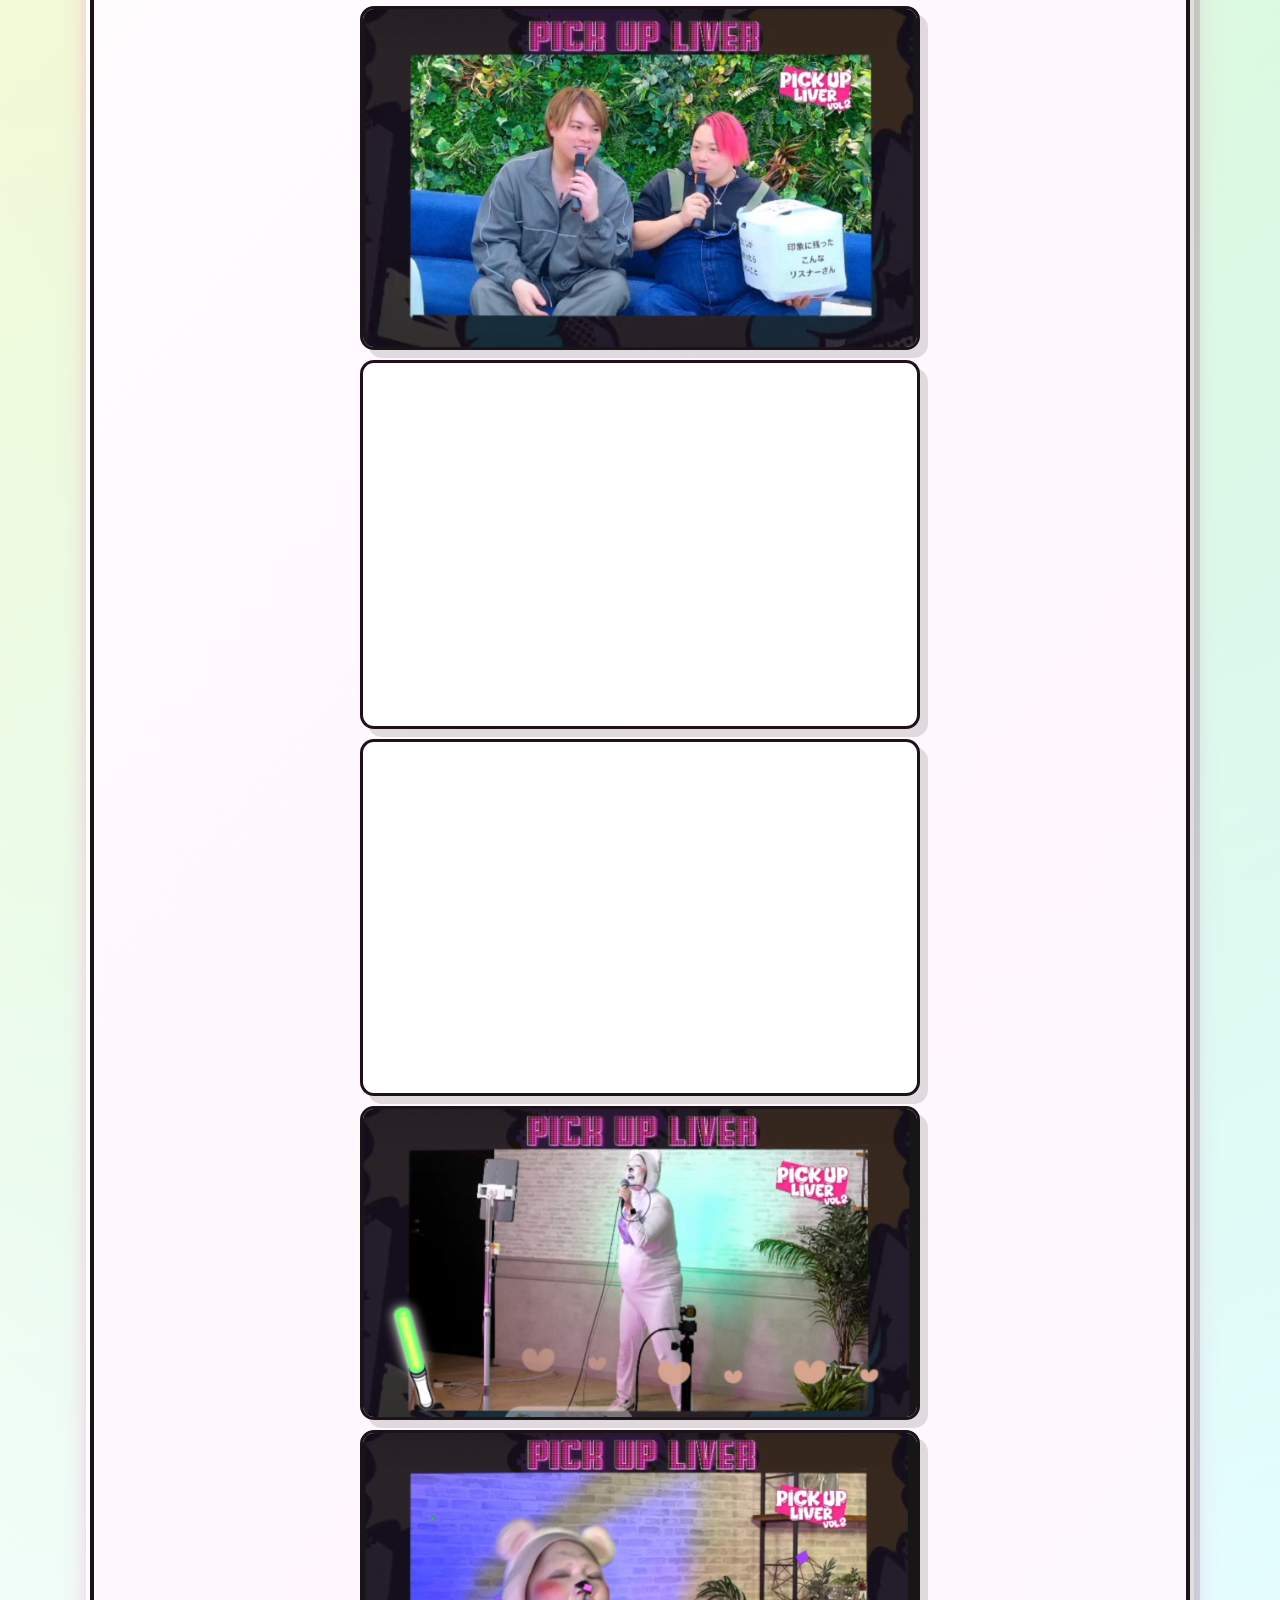
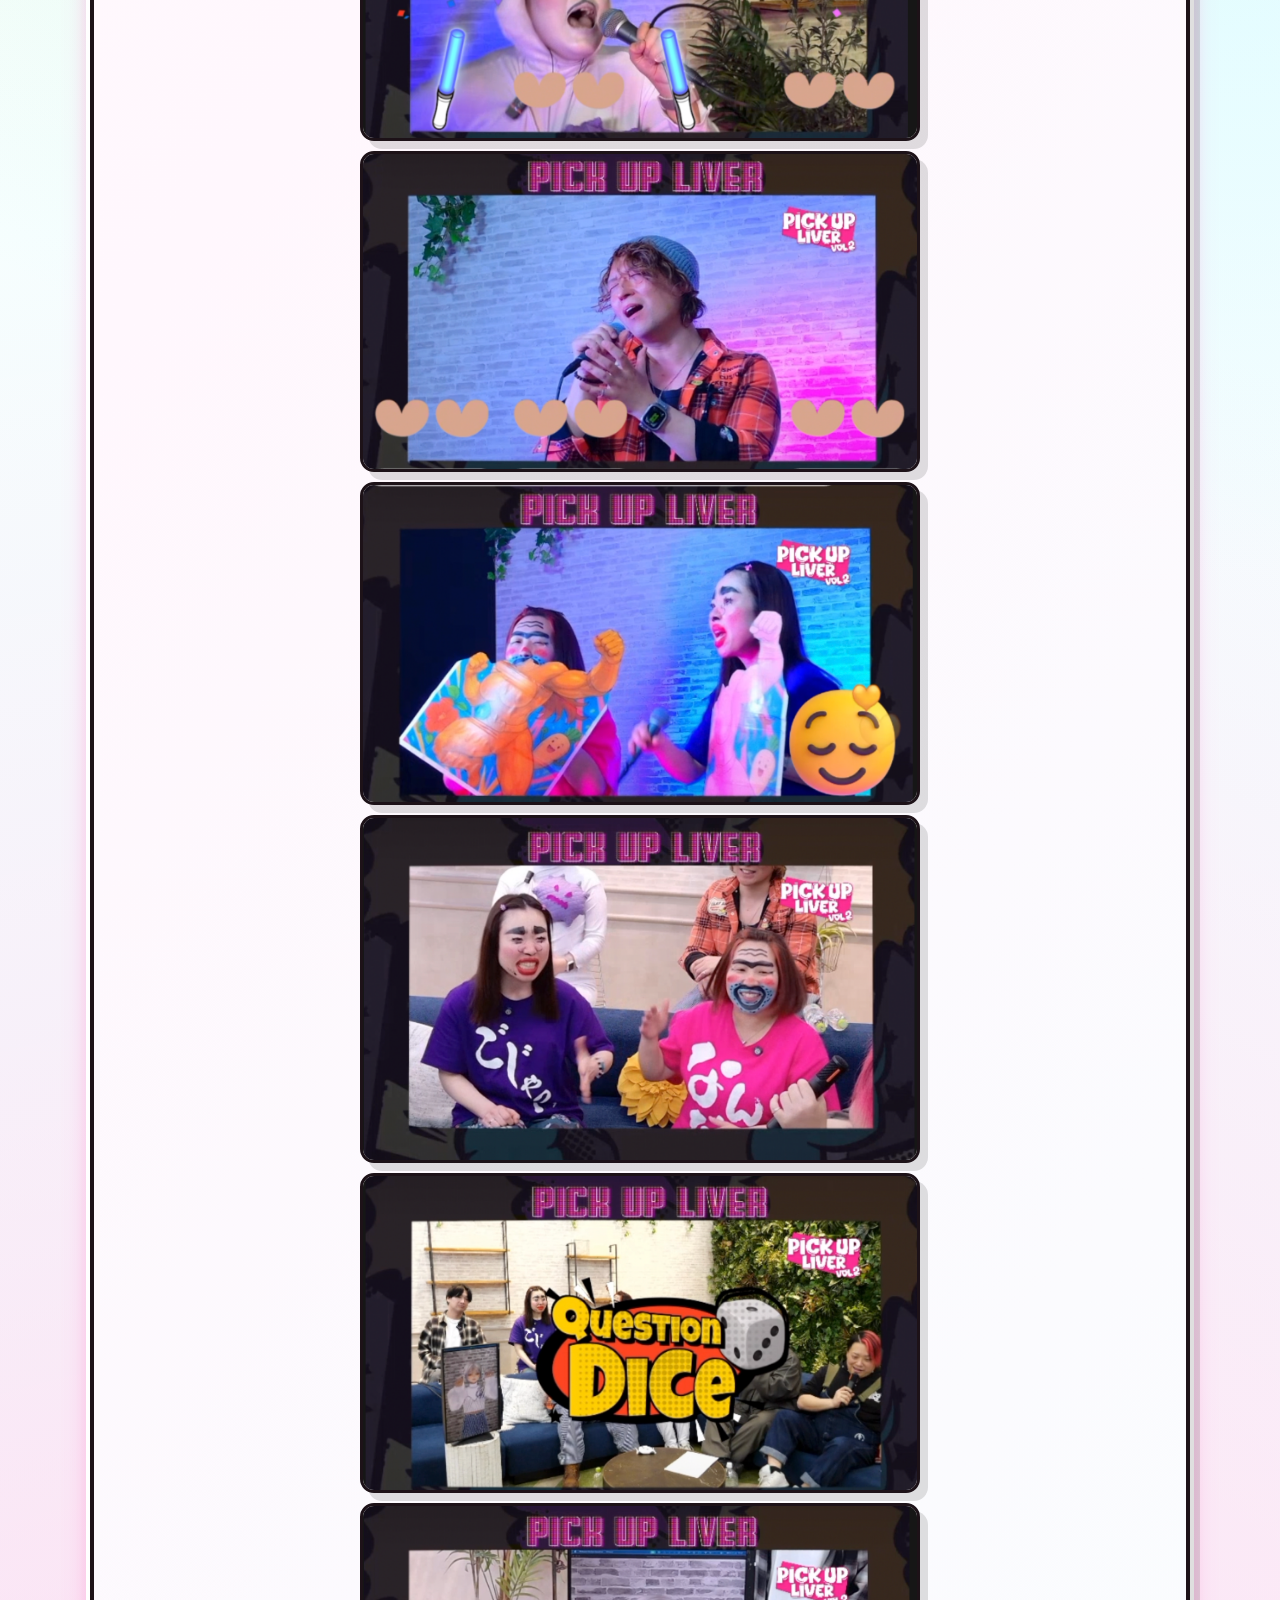
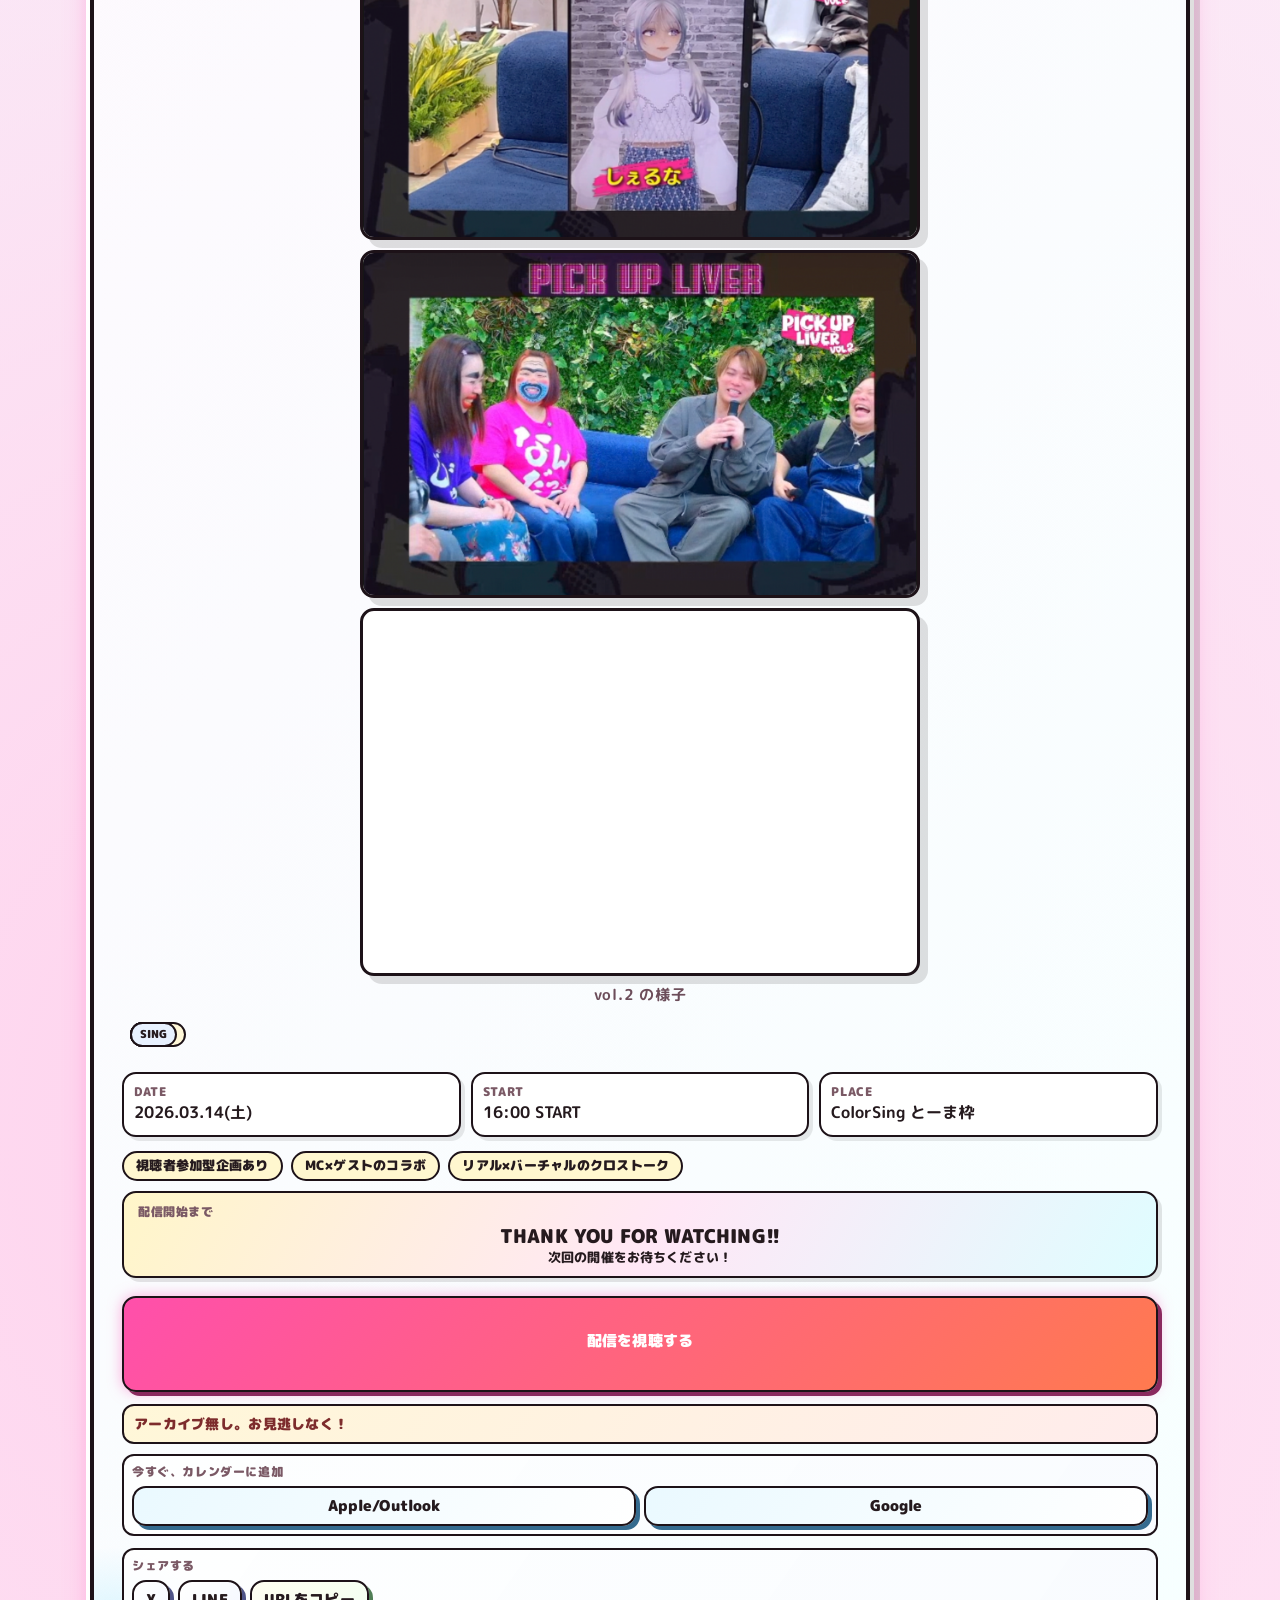
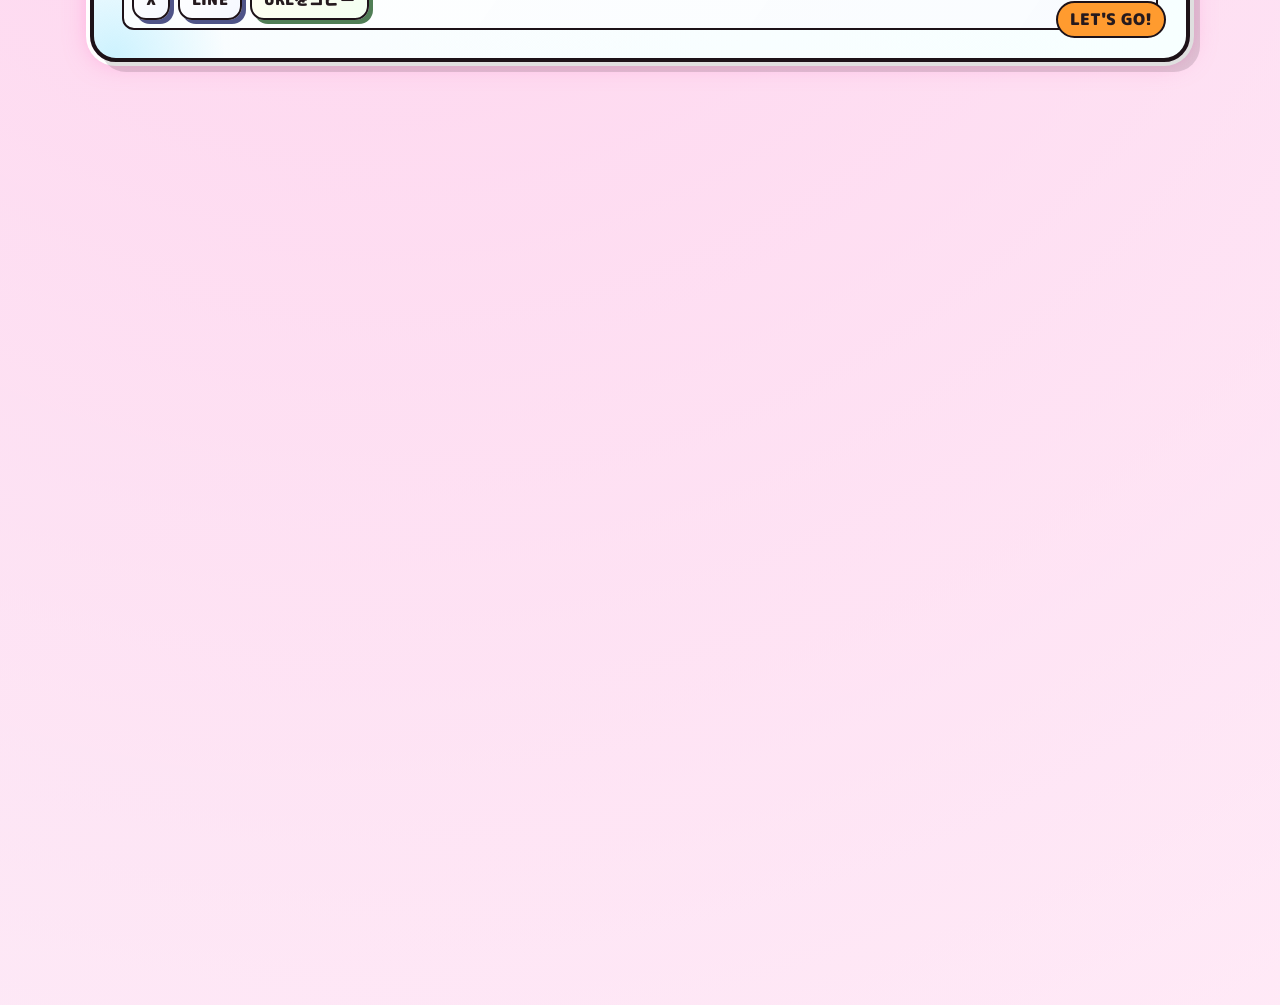
<file: events/vol-2/index.html>
<!doctype html>
<html lang="ja">
  <head>
    <meta charset="UTF-8" />
    <meta name="viewport" content="width=device-width, initial-scale=1.0" />
    <meta name="description" content="PICK UP LIVER VOL.2 特設ページ" />
    <meta property="og:type" content="website" />
    <meta property="og:site_name" content="PICK UP LIVER" />
    <meta property="og:title" content="PICK UP LIVER VOL.2" />
    <meta property="og:description" content="PICK UP LIVER VOL.2 開催予定。出演者情報は順次公開します。" />
    <meta property="og:url" content="https://pickupliver-lp.pages.dev/events/vol-2/" />
    <meta property="og:image" content="https://pickupliver-lp.pages.dev/public/assets/events/vol-2/og-card.jpg" />
    <meta property="og:image:secure_url" content="https://pickupliver-lp.pages.dev/public/assets/events/vol-2/og-card.jpg" />
    <meta property="og:image:type" content="image/jpeg" />
    <meta property="og:image:width" content="1200" />
    <meta property="og:image:height" content="630" />
    <meta name="twitter:card" content="summary_large_image" />
    <meta name="twitter:title" content="PICK UP LIVER VOL.2" />
    <meta name="twitter:description" content="PICK UP LIVER VOL.2 開催予定。出演者情報は順次公開します。" />
    <meta name="twitter:image" content="https://pickupliver-lp.pages.dev/public/assets/events/vol-2/og-card.jpg" />
    <meta name="twitter:image:alt" content="PICK UP LIVER VOL.2 サムネイル" />
    <meta name="vt:event-data" content="/content/events/vol-2/event.json" />
    <meta name="vt:episode-slug" content="vol-2" />
    <title>PICK UP LIVER VOL.2</title>
    <link rel="preconnect" href="https://fonts.googleapis.com" />
    <link rel="preconnect" href="https://fonts.gstatic.com" crossorigin />
    <link href="https://fonts.googleapis.com/css2?family=M+PLUS+Rounded+1c:wght@400;700;800;900&family=Yusei+Magic&display=swap" rel="stylesheet" />
    <link rel="stylesheet" href="/src/styles/event-page.css" />
    <script defer src="https://static.cloudflareinsights.com/beacon.min.js" data-cf-beacon='{"token":"aa3ea4f8a8a24e1299f8bbb8173c82c0"}'></script>
  </head>
  <body>
    <script src="/src/scripts/event-page.js"></script>
  </body>
</html>
</file>
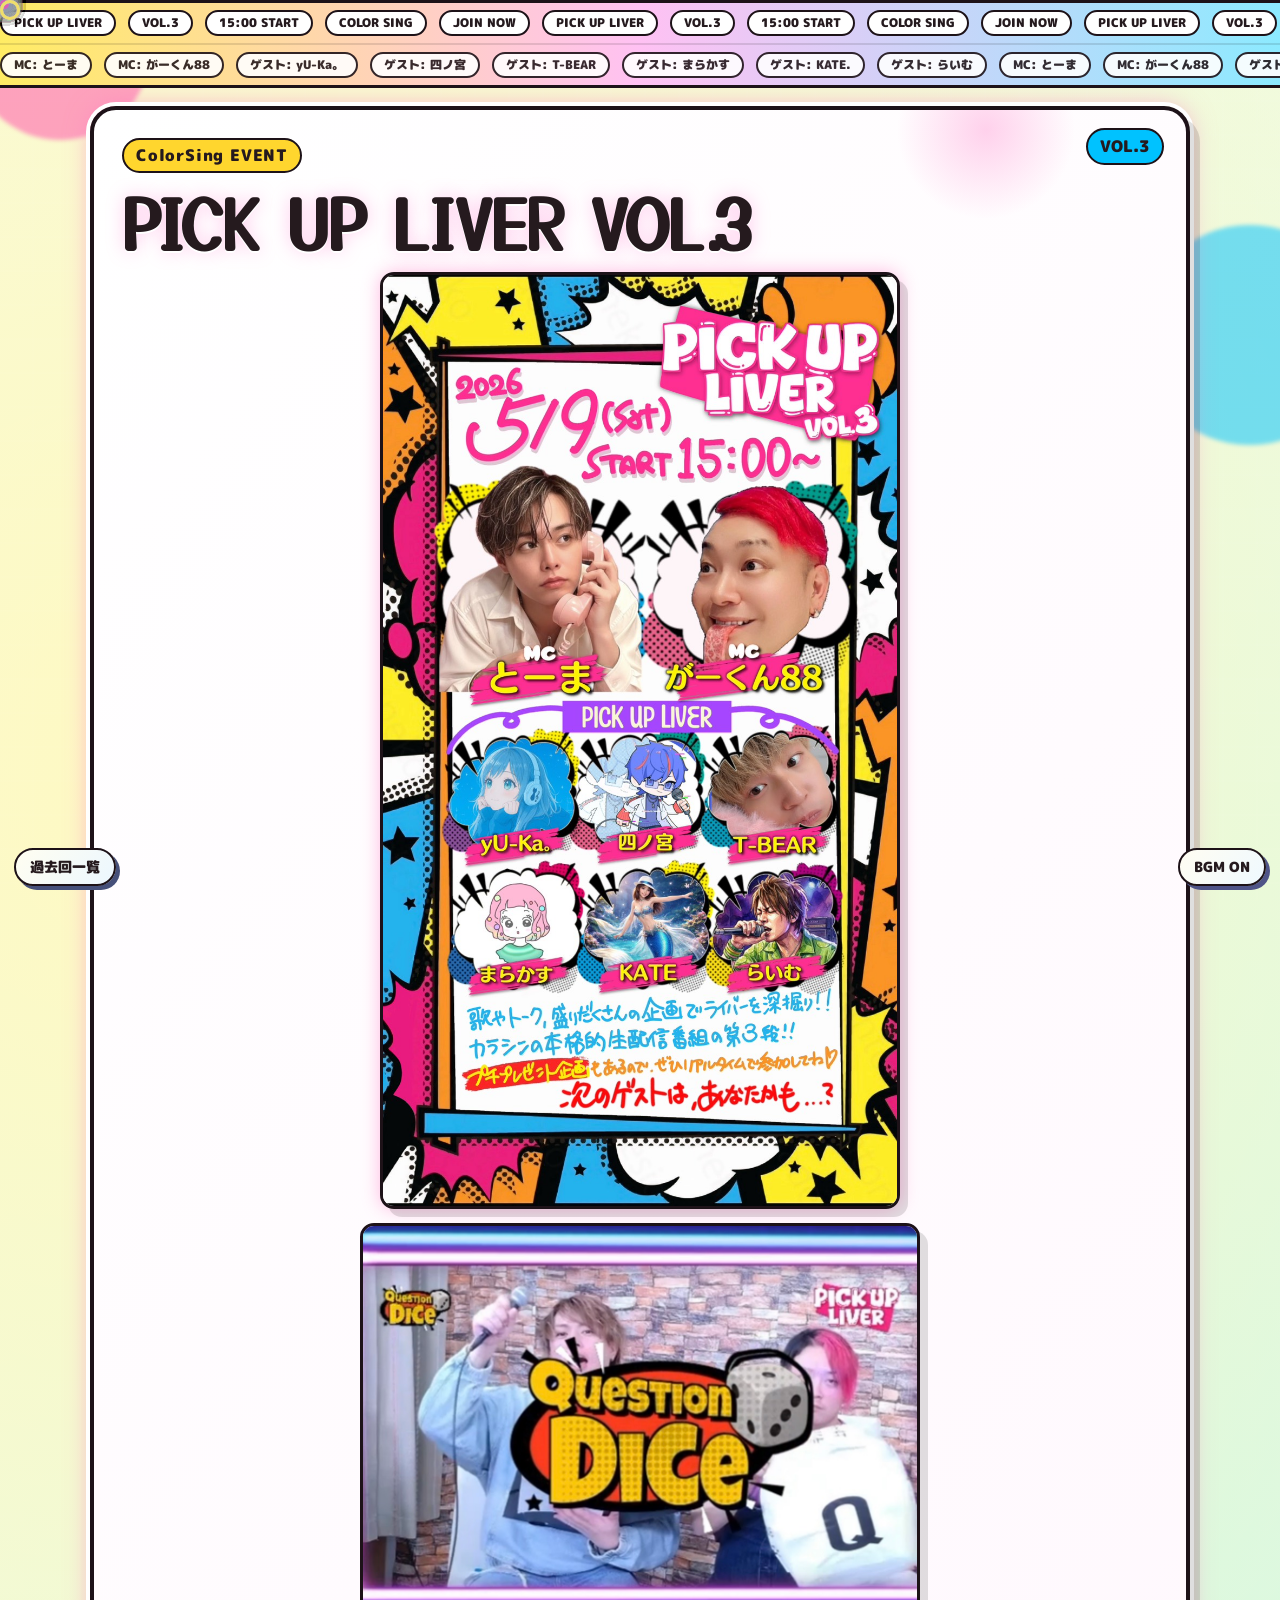
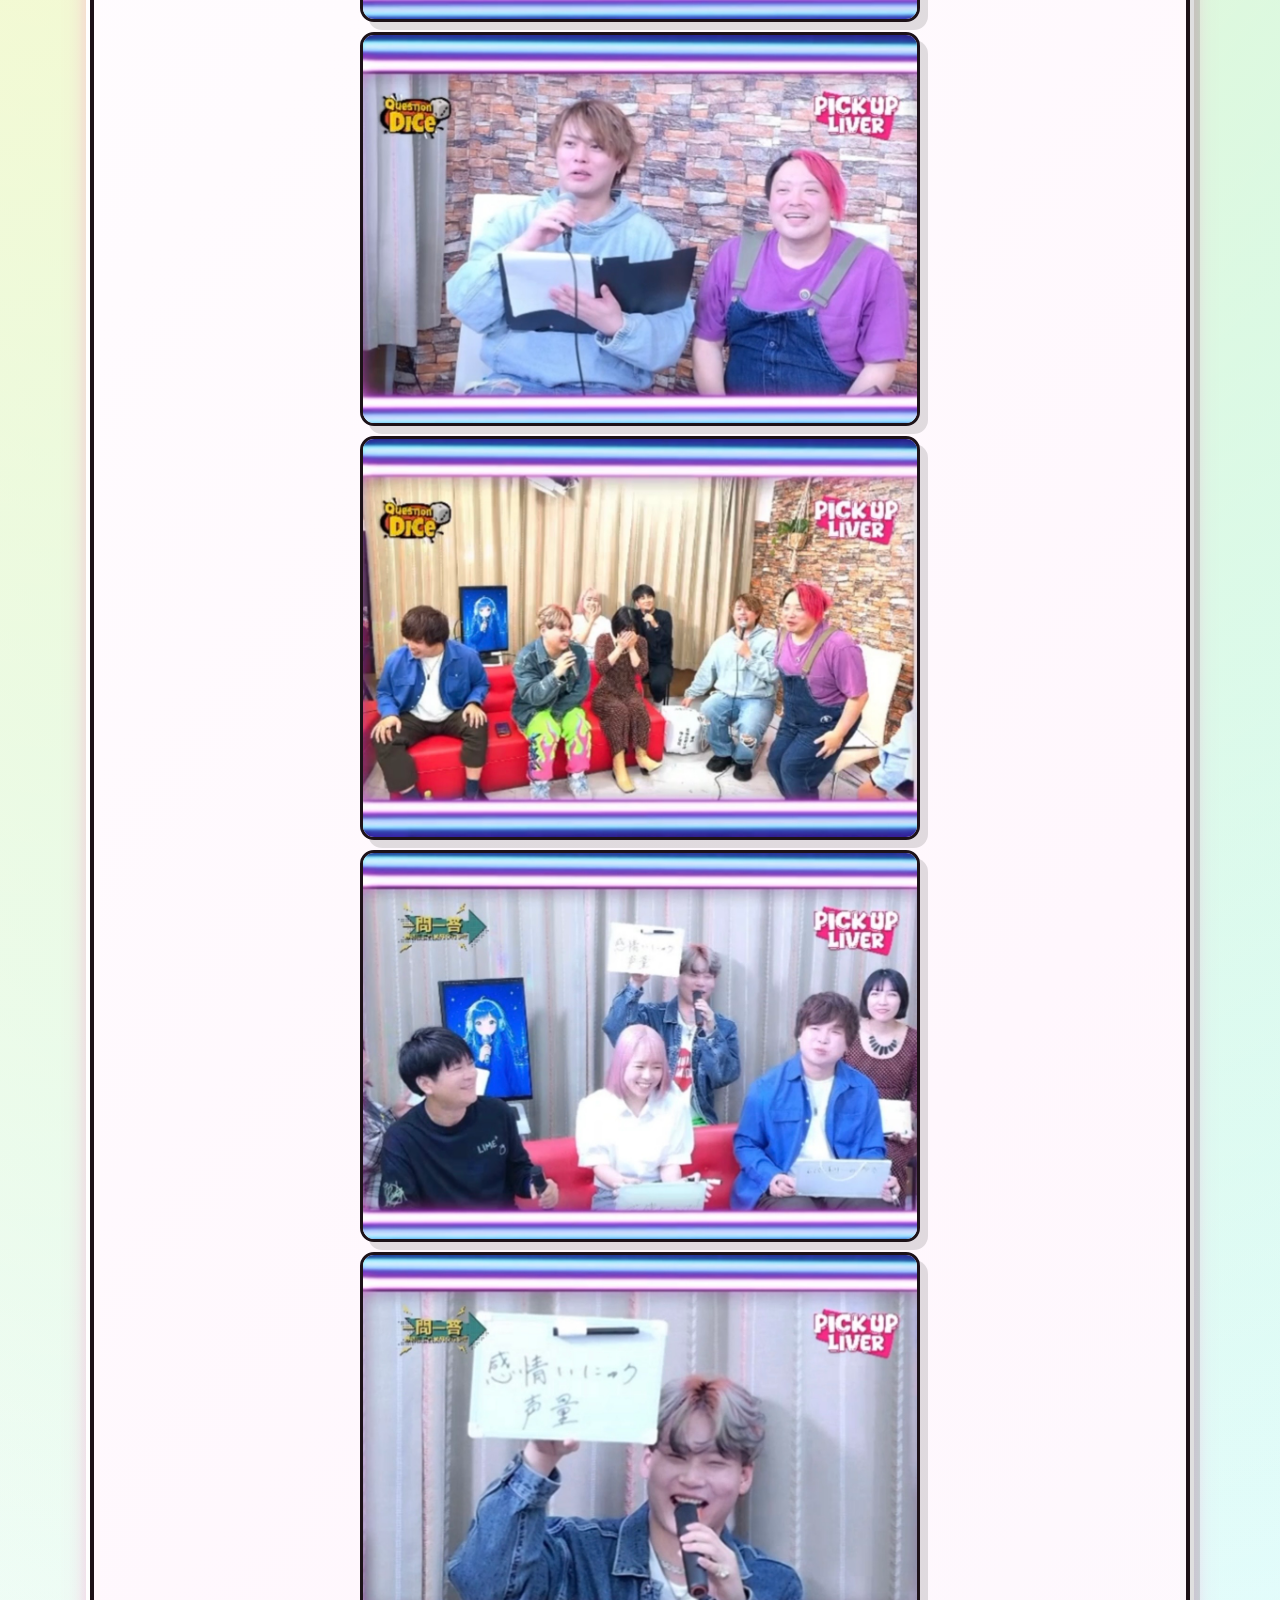
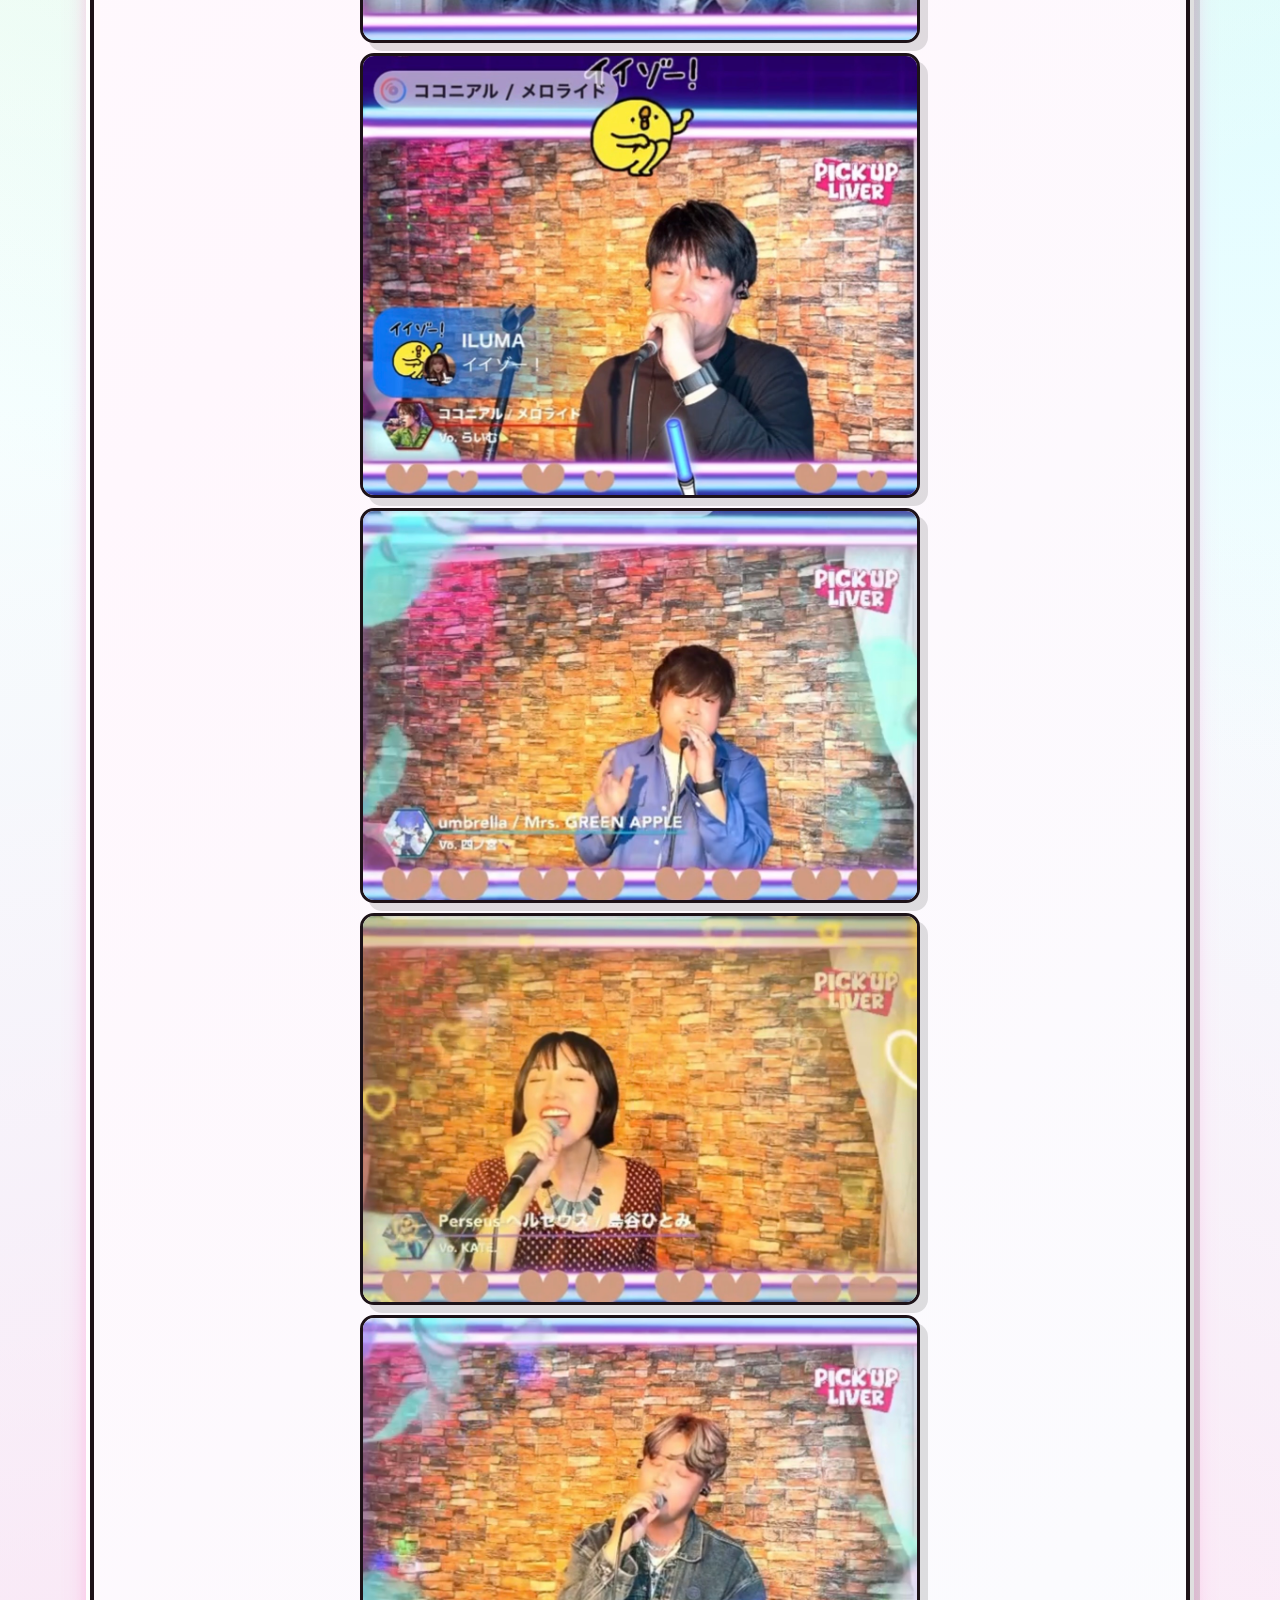
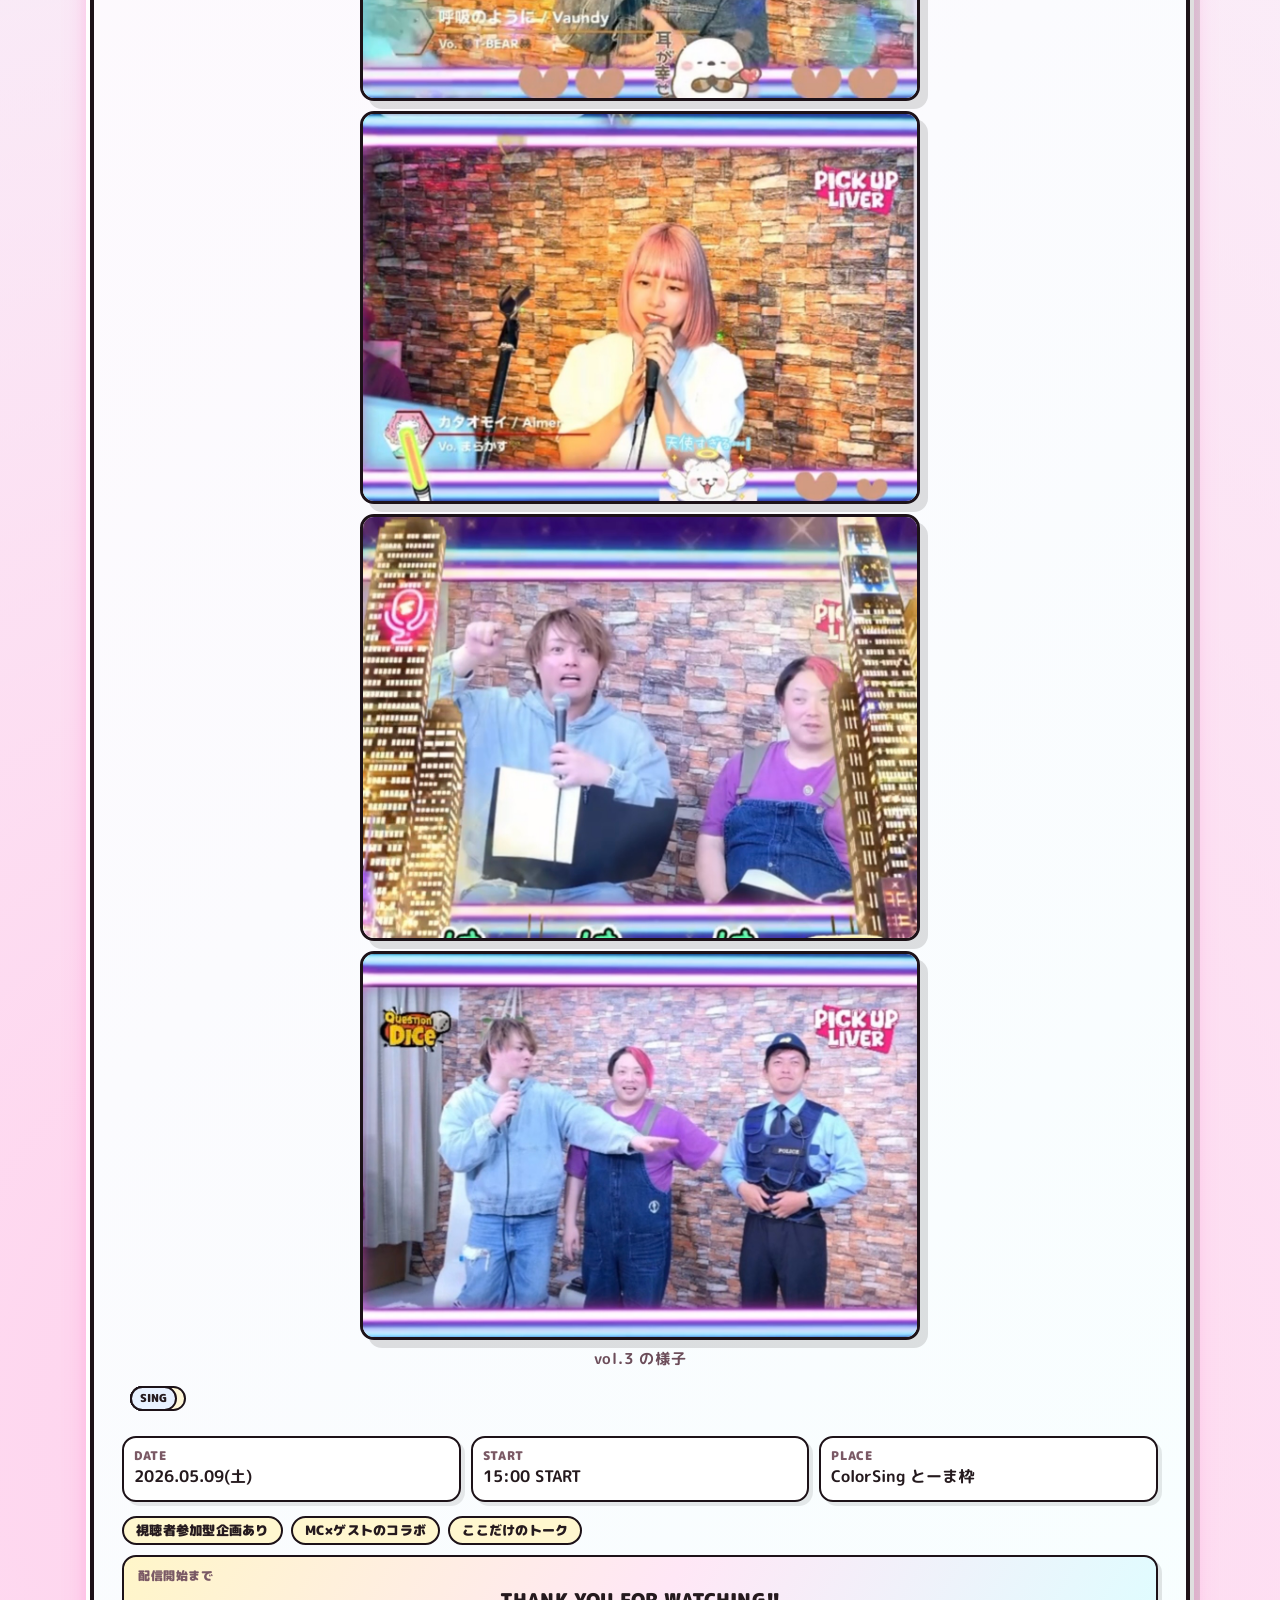
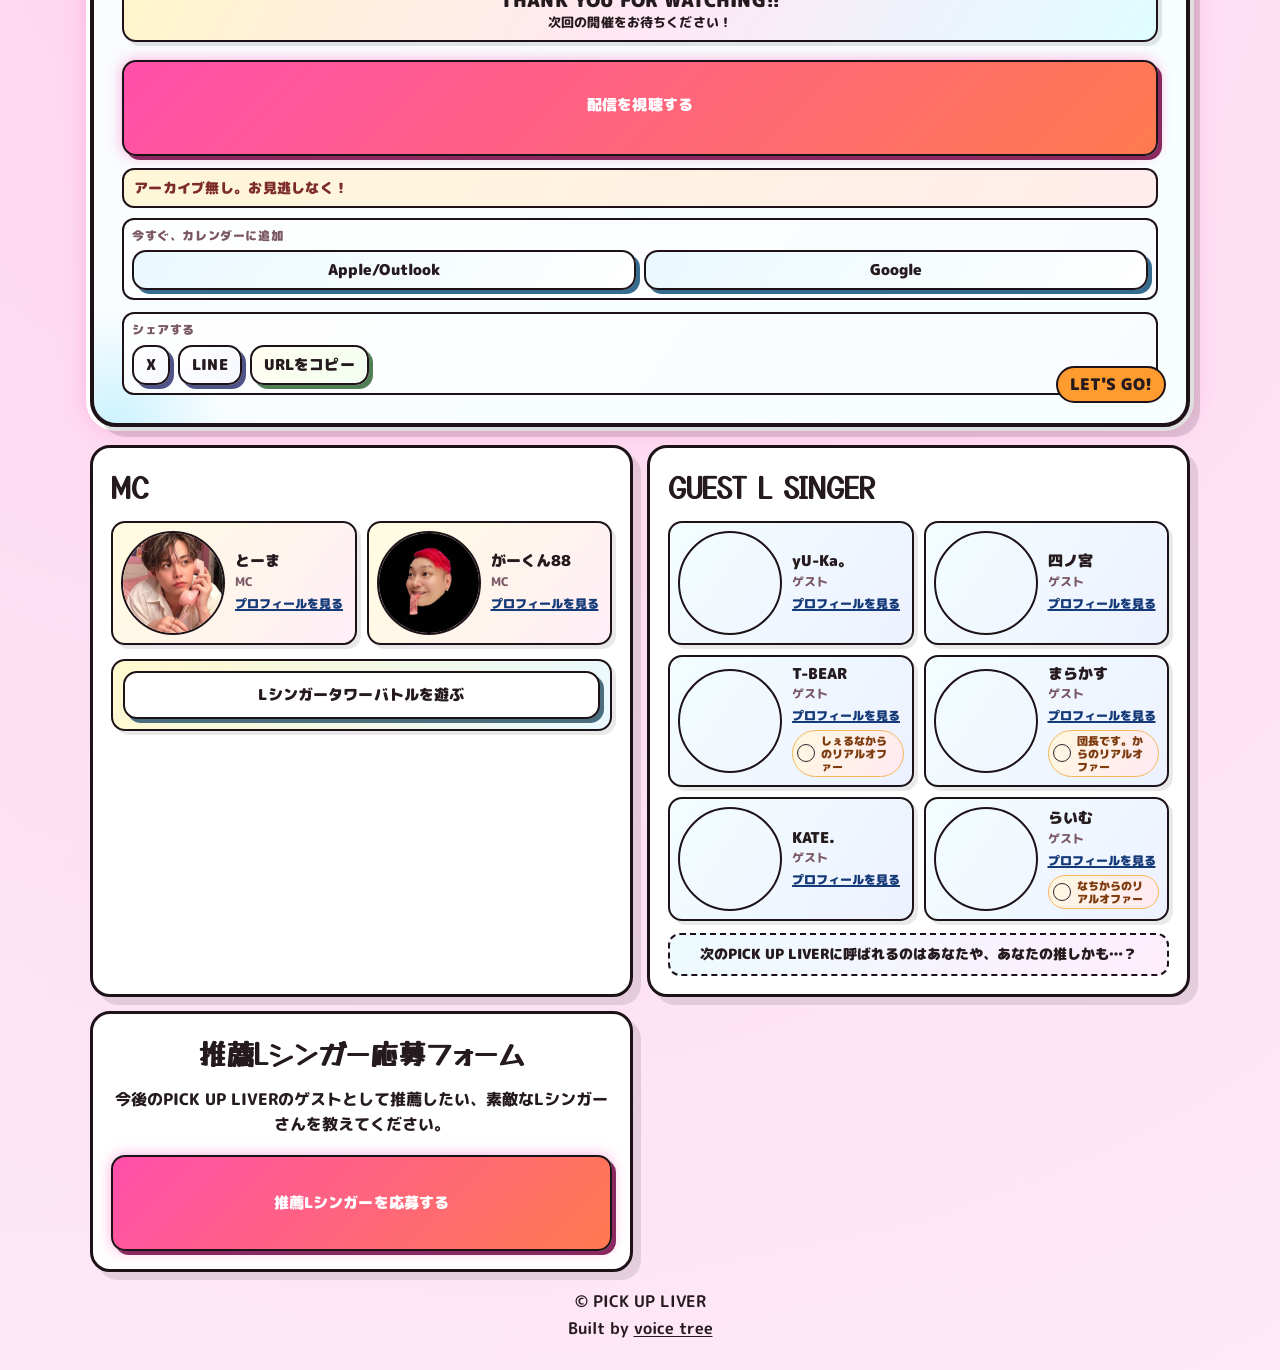
<file: events/vol-3/index.html>
<!doctype html>
<html lang="ja">
  <head>
    <meta charset="UTF-8" />
    <meta name="viewport" content="width=device-width, initial-scale=1.0" />
    <meta name="description" content="PICK UP LIVER VOL.3 特設ページ" />
    <meta property="og:type" content="website" />
    <meta property="og:site_name" content="PICK UP LIVER" />
    <meta property="og:title" content="PICK UP LIVER VOL.3" />
    <meta property="og:description" content="PICK UP LIVER VOL.3 開催予定。出演者情報は順次公開します。" />
    <meta property="og:url" content="https://pickupliver-lp.pages.dev/events/vol-3/" />
    <meta property="og:image" content="https://pickupliver-lp.pages.dev/public/assets/events/vol-3/og-card.png" />
    <meta property="og:image:secure_url" content="https://pickupliver-lp.pages.dev/public/assets/events/vol-3/og-card.png" />
    <meta property="og:image:type" content="image/png" />
    <meta property="og:image:width" content="1200" />
    <meta property="og:image:height" content="630" />
    <meta name="twitter:card" content="summary_large_image" />
    <meta name="twitter:title" content="PICK UP LIVER VOL.3" />
    <meta name="twitter:description" content="PICK UP LIVER VOL.3 開催予定。出演者情報は順次公開します。" />
    <meta name="twitter:image" content="https://pickupliver-lp.pages.dev/public/assets/events/vol-3/og-card.png" />
    <meta name="twitter:image:alt" content="PICK UP LIVER VOL.3 サムネイル" />
    <meta name="vt:event-data" content="/content/events/vol-3/event.json" />
    <meta name="vt:episode-slug" content="vol-3" />
    <title>PICK UP LIVER VOL.3</title>
    <link rel="preconnect" href="https://fonts.googleapis.com" />
    <link rel="preconnect" href="https://fonts.gstatic.com" crossorigin />
    <link rel="preload" as="image" href="/public/assets/events/vol-3/flyer-main.jpg" fetchpriority="high" />
    <link href="https://fonts.googleapis.com/css2?family=M+PLUS+Rounded+1c:wght@400;700;800;900&family=Yusei+Magic&display=swap" rel="stylesheet" />
    <link rel="stylesheet" href="/src/styles/event-page.css" />
    <script defer src="https://static.cloudflareinsights.com/beacon.min.js" data-cf-beacon='{"token":"aa3ea4f8a8a24e1299f8bbb8173c82c0"}'></script>
  </head>
  <body>
    <script src="/src/scripts/event-page.js"></script>
  </body>
</html>
</file>
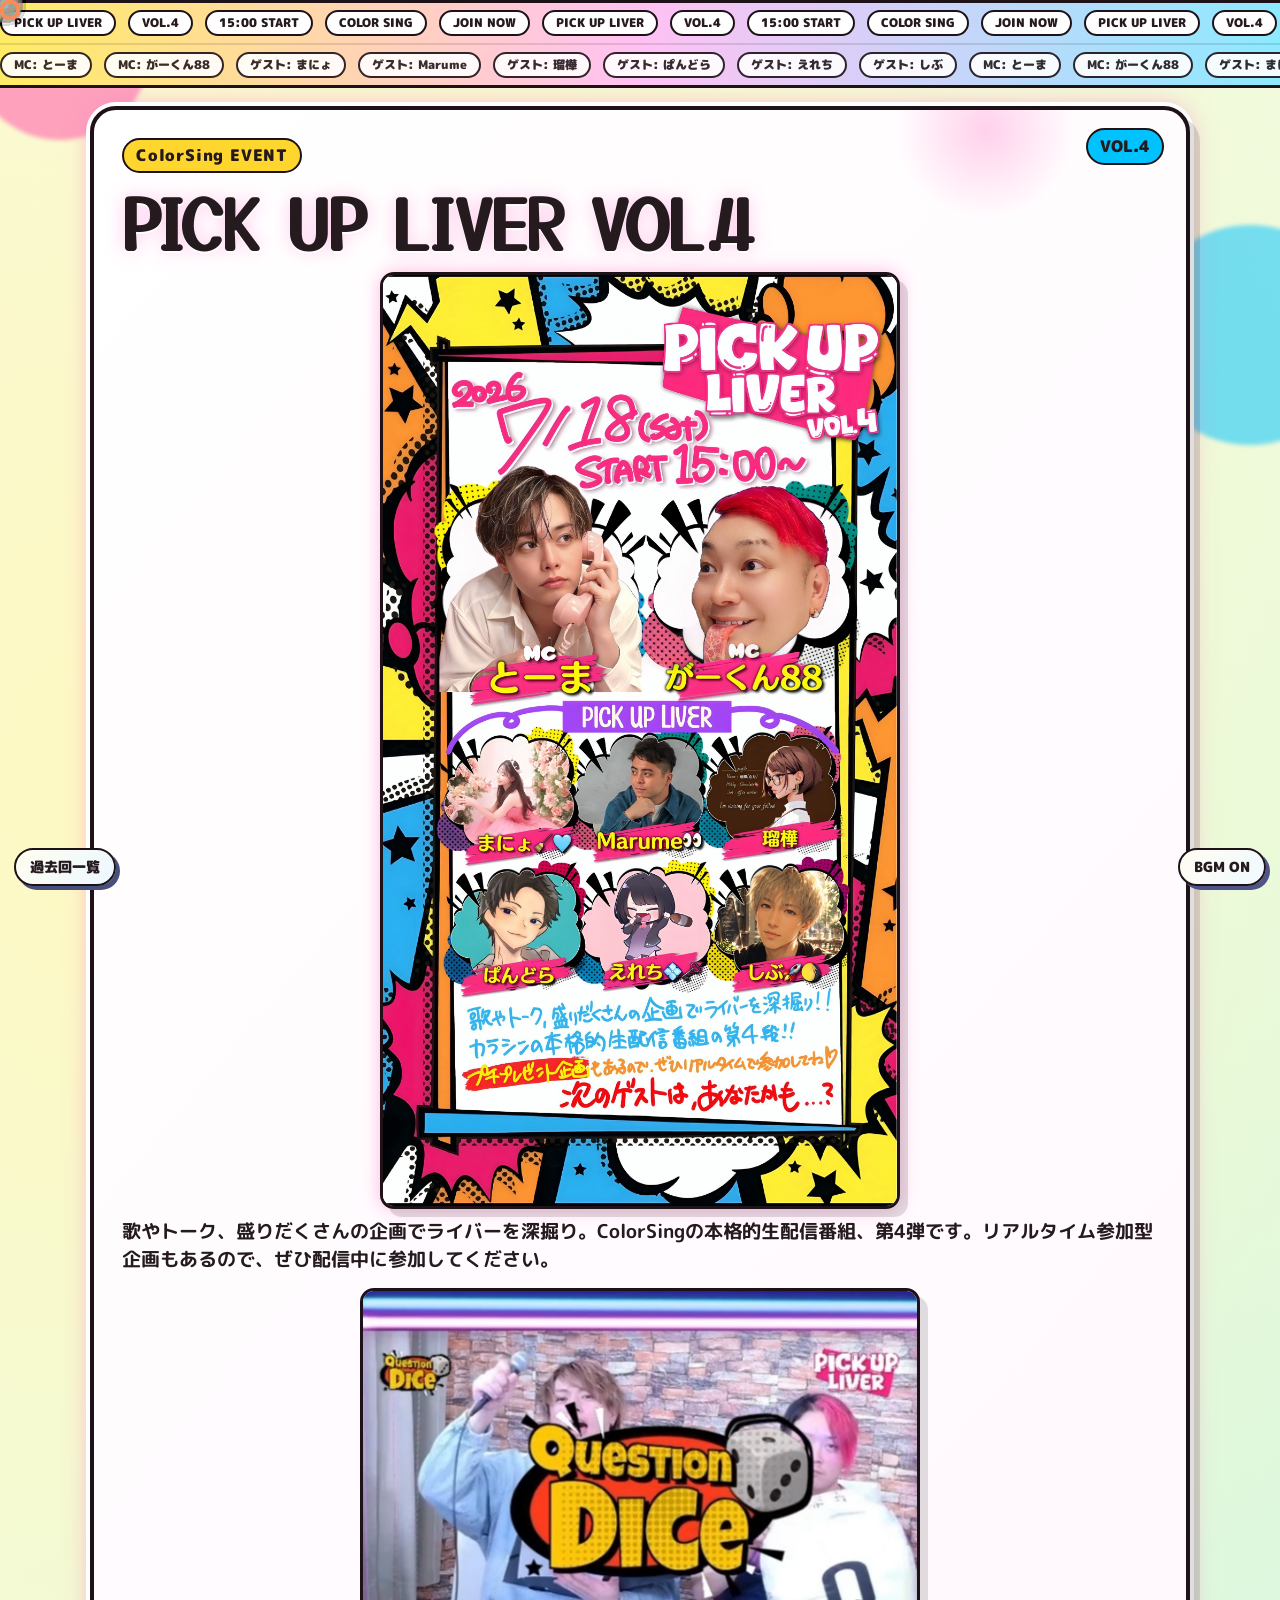
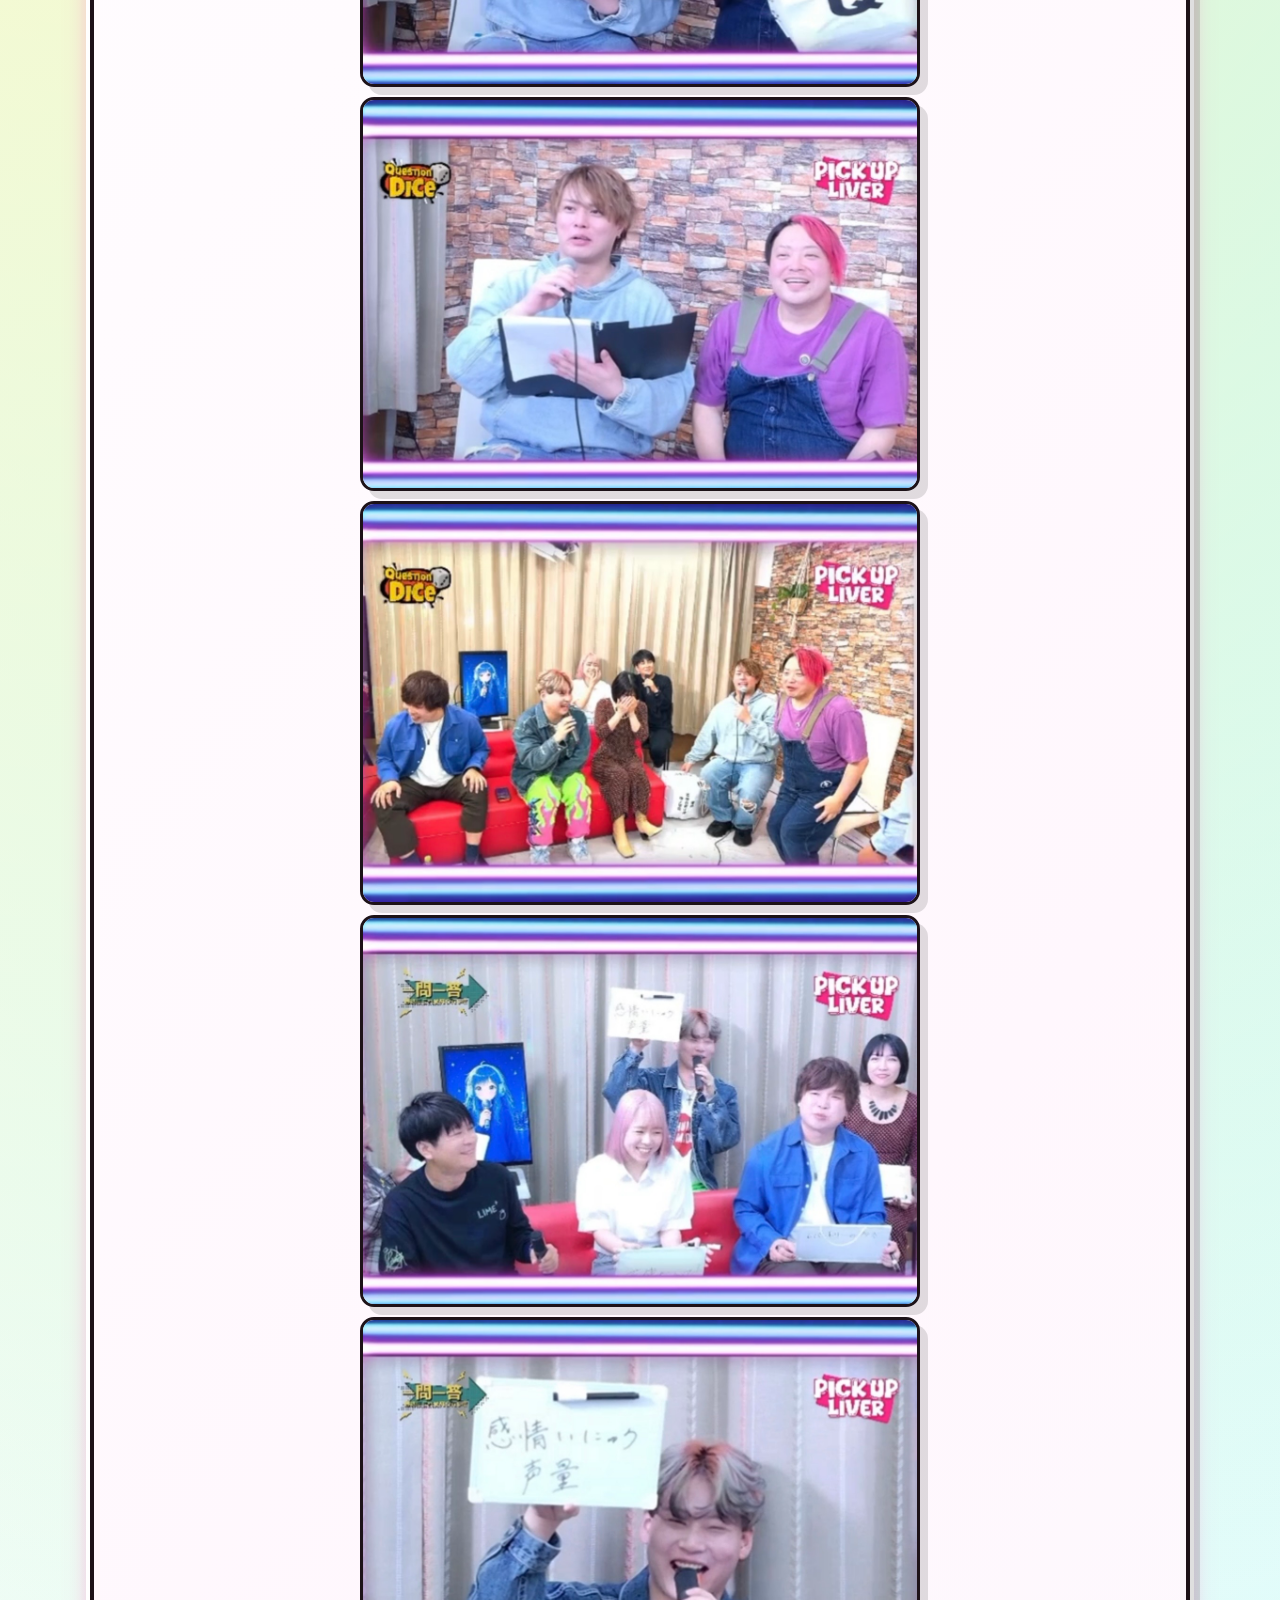
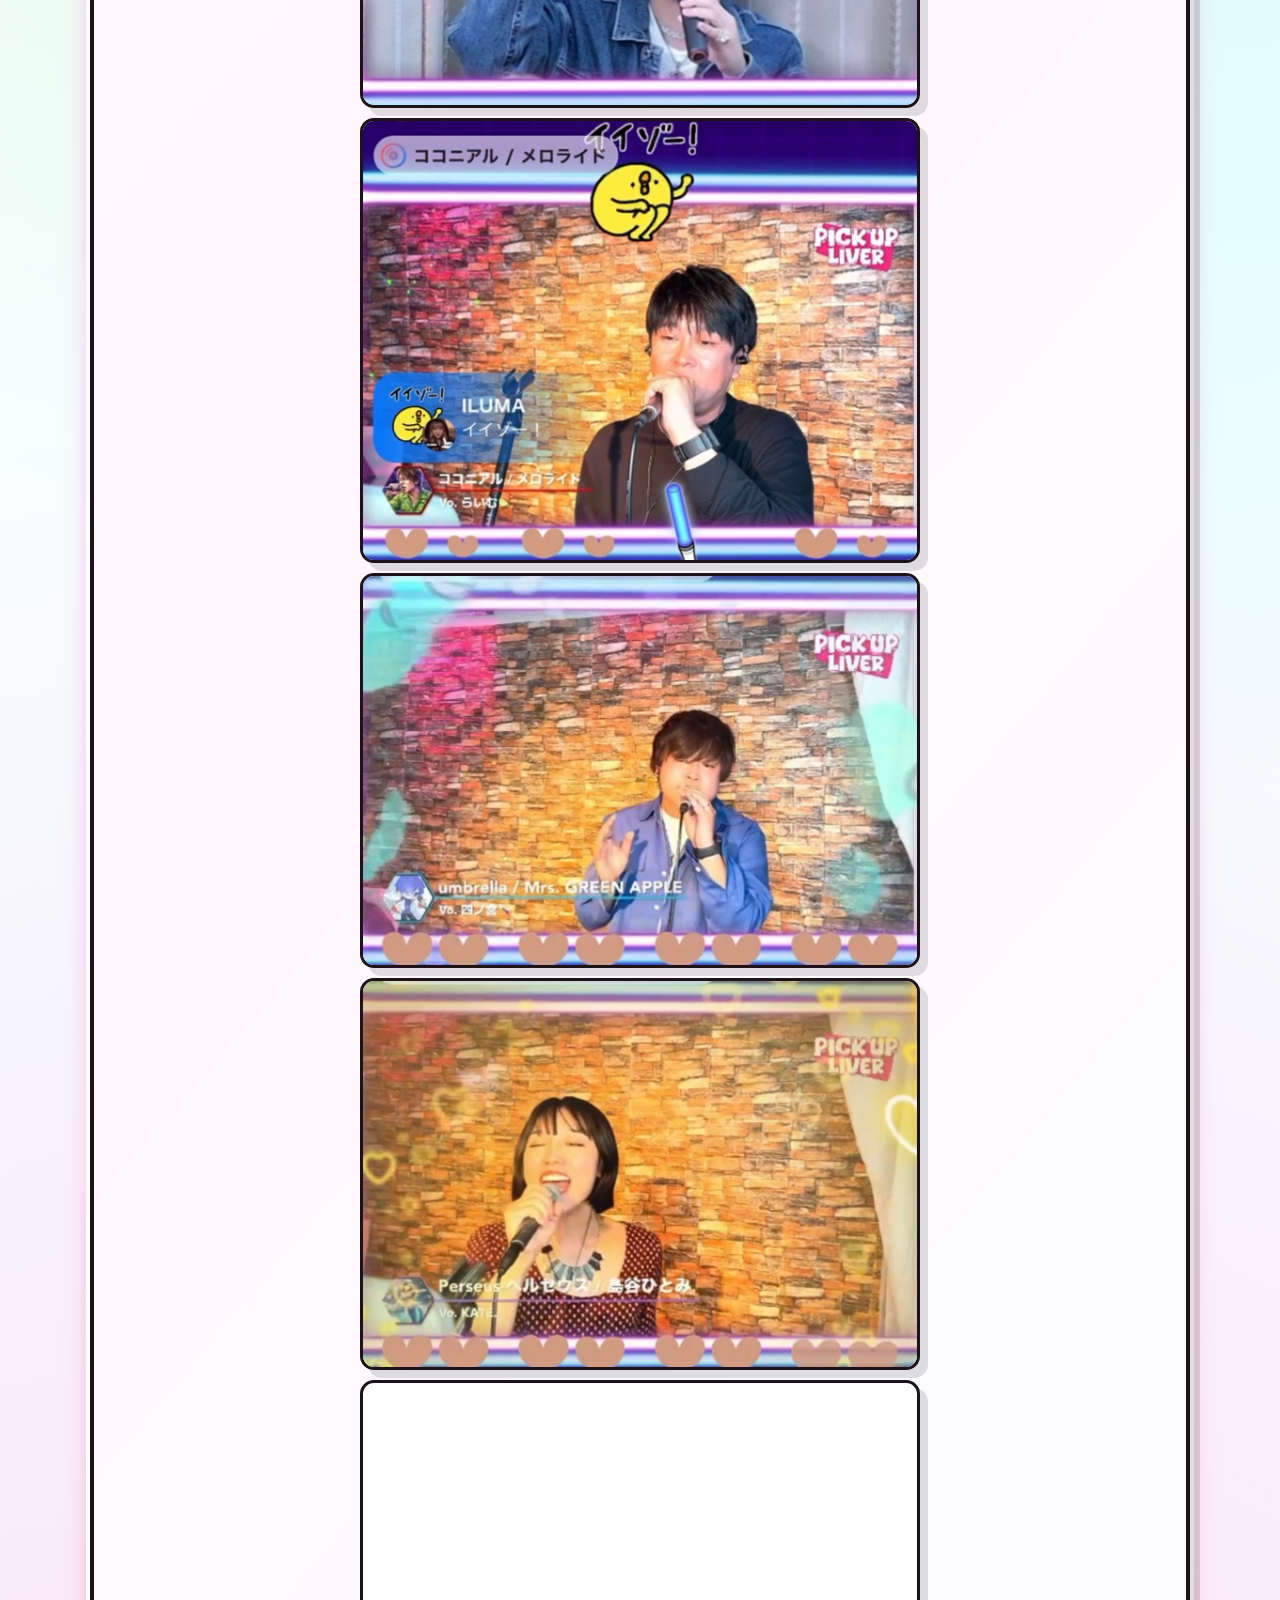
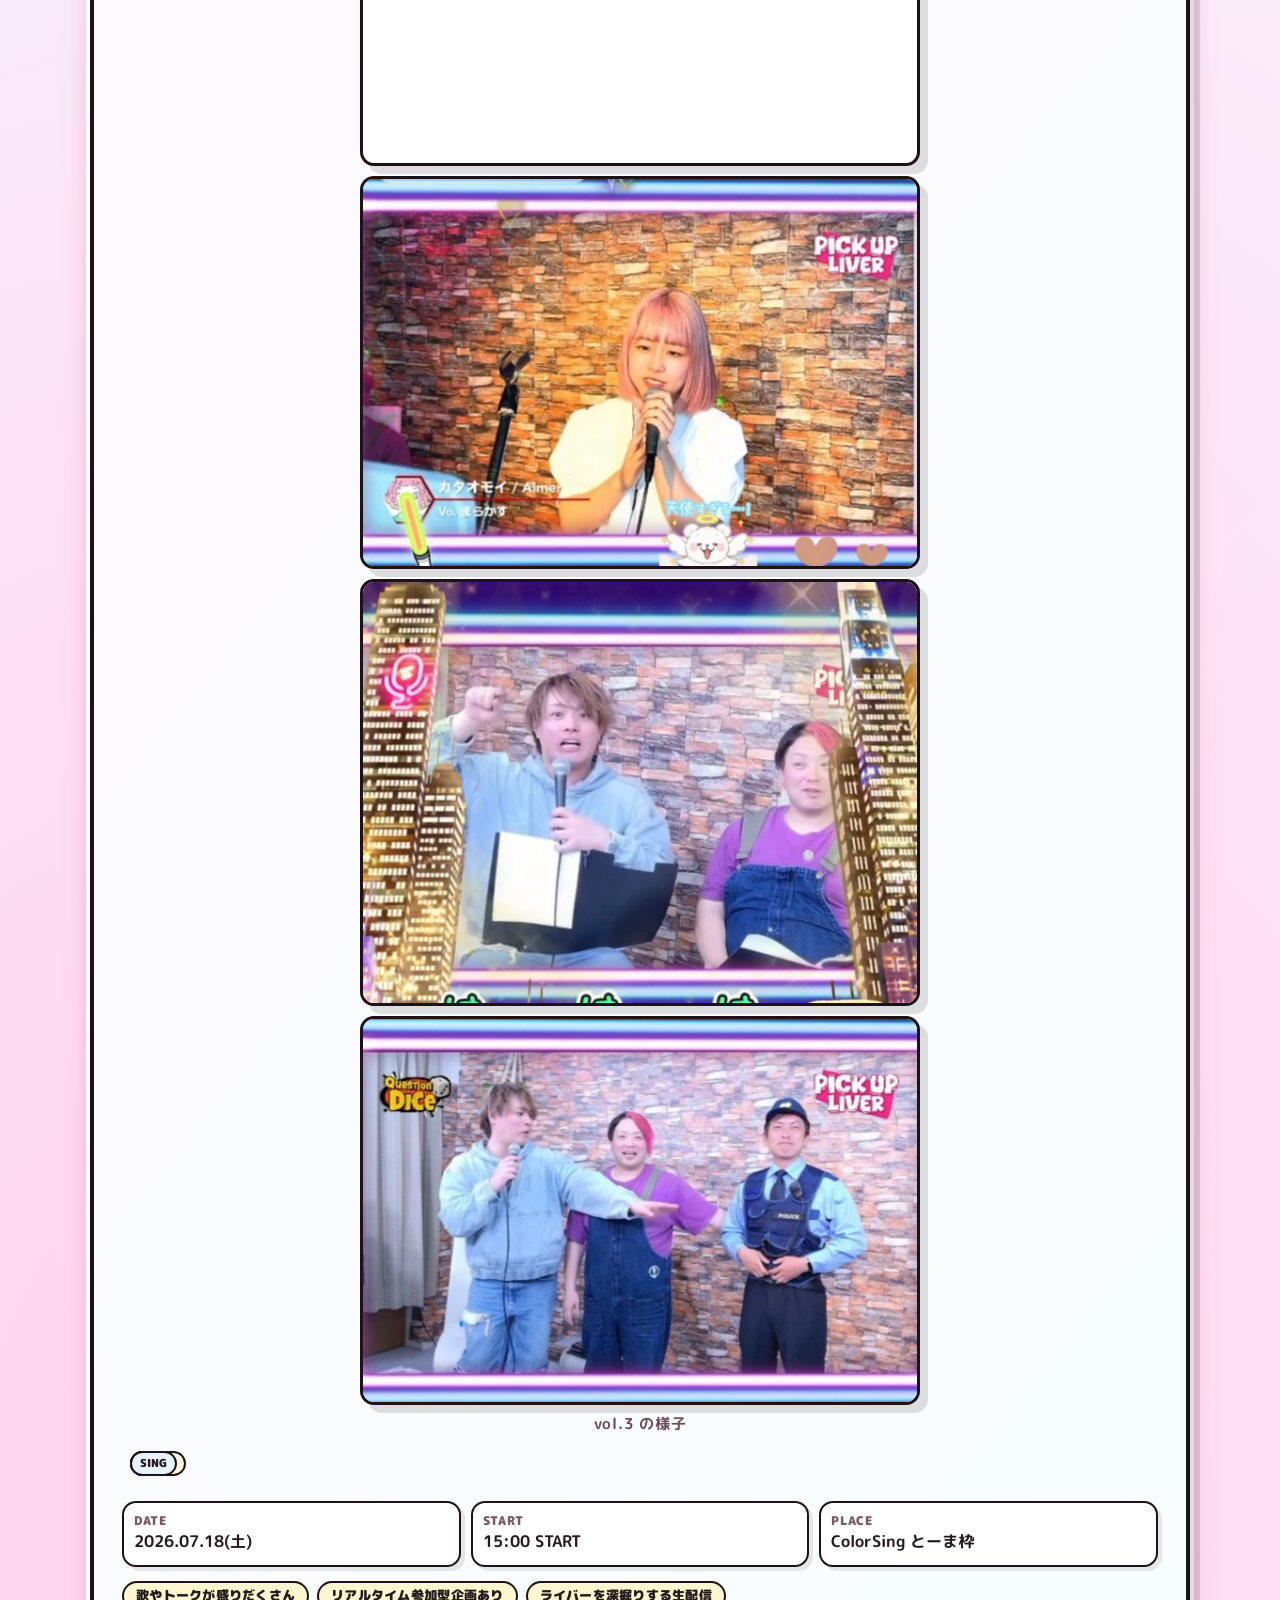
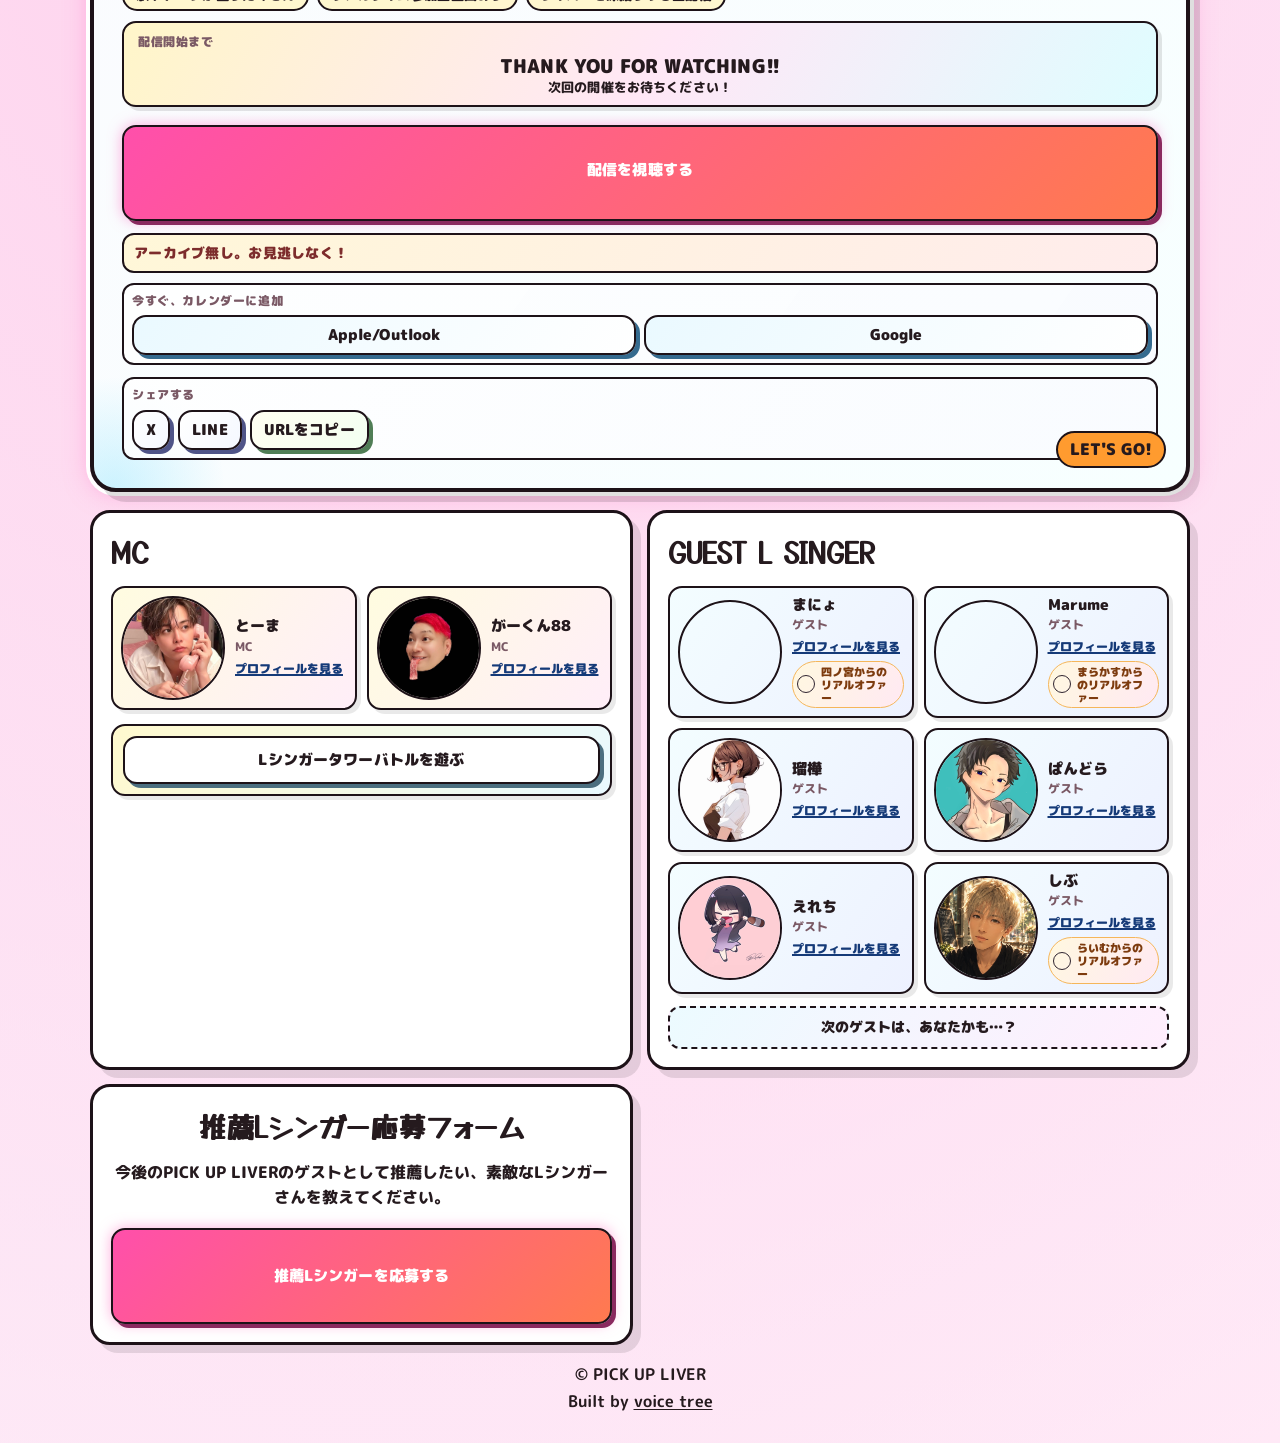
<file: events/vol-4/index.html>
<!doctype html>
<html lang="ja">
  <head>
    <meta charset="UTF-8" />
    <meta name="viewport" content="width=device-width, initial-scale=1.0" />
    <meta name="description" content="PICK UP LIVER VOL.4 特設ページ" />
    <meta property="og:type" content="website" />
    <meta property="og:site_name" content="PICK UP LIVER" />
    <meta property="og:title" content="PICK UP LIVER VOL.4" />
    <meta property="og:description" content="2026.07.18(土) 15:00 START。歌やトーク、盛りだくさんの企画でライバーを深掘り。" />
    <meta property="og:url" content="https://pickupliver-lp.pages.dev/events/vol-4/" />
    <meta property="og:image" content="https://pickupliver-lp.pages.dev/public/assets/events/vol-4/flyer-main.jpg" />
    <meta property="og:image:secure_url" content="https://pickupliver-lp.pages.dev/public/assets/events/vol-4/flyer-main.jpg" />
    <meta property="og:image:type" content="image/jpeg" />
    <meta property="og:image:width" content="1921" />
    <meta property="og:image:height" content="3480" />
    <meta name="twitter:card" content="summary_large_image" />
    <meta name="twitter:title" content="PICK UP LIVER VOL.4" />
    <meta name="twitter:description" content="2026.07.18(土) 15:00 START。歌やトーク、盛りだくさんの企画でライバーを深掘り。" />
    <meta name="twitter:image" content="https://pickupliver-lp.pages.dev/public/assets/events/vol-4/flyer-main.jpg" />
    <meta name="twitter:image:alt" content="PICK UP LIVER VOL.4 フライヤー" />
    <meta name="vt:event-data" content="/content/events/vol-4/event.json" />
    <meta name="vt:episode-slug" content="vol-4" />
    <title>PICK UP LIVER VOL.4</title>
    <link rel="preconnect" href="https://fonts.googleapis.com" />
    <link rel="preconnect" href="https://fonts.gstatic.com" crossorigin />
    <link rel="preload" as="image" href="/public/assets/events/vol-4/flyer-main.jpg" fetchpriority="high" />
    <link href="https://fonts.googleapis.com/css2?family=M+PLUS+Rounded+1c:wght@400;700;800;900&family=Yusei+Magic&display=swap" rel="stylesheet" />
    <link rel="stylesheet" href="/src/styles/event-page.css" />
    <script defer src="https://static.cloudflareinsights.com/beacon.min.js" data-cf-beacon='{"token":"aa3ea4f8a8a24e1299f8bbb8173c82c0"}'></script>
  </head>
  <body>
    <script src="/src/scripts/event-page.js?v=20260712-2"></script>
  </body>
</html>
</file>
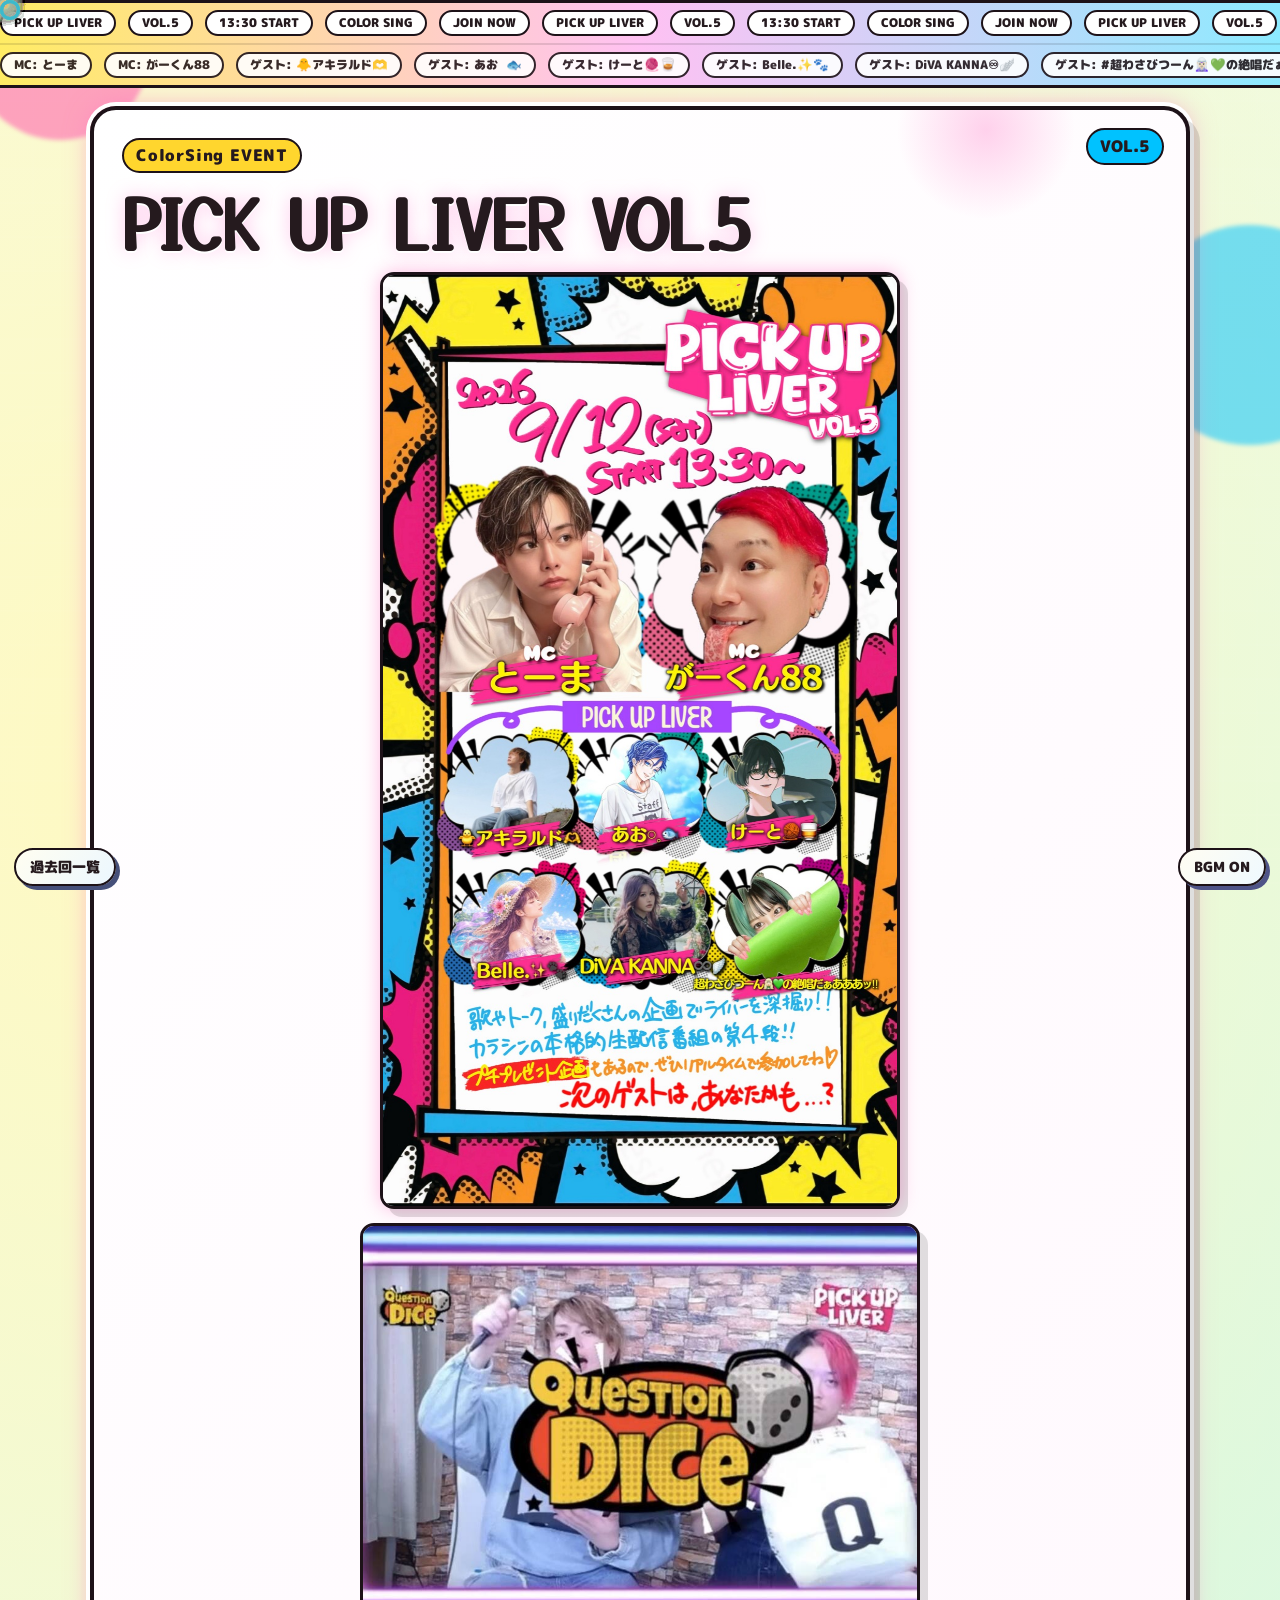
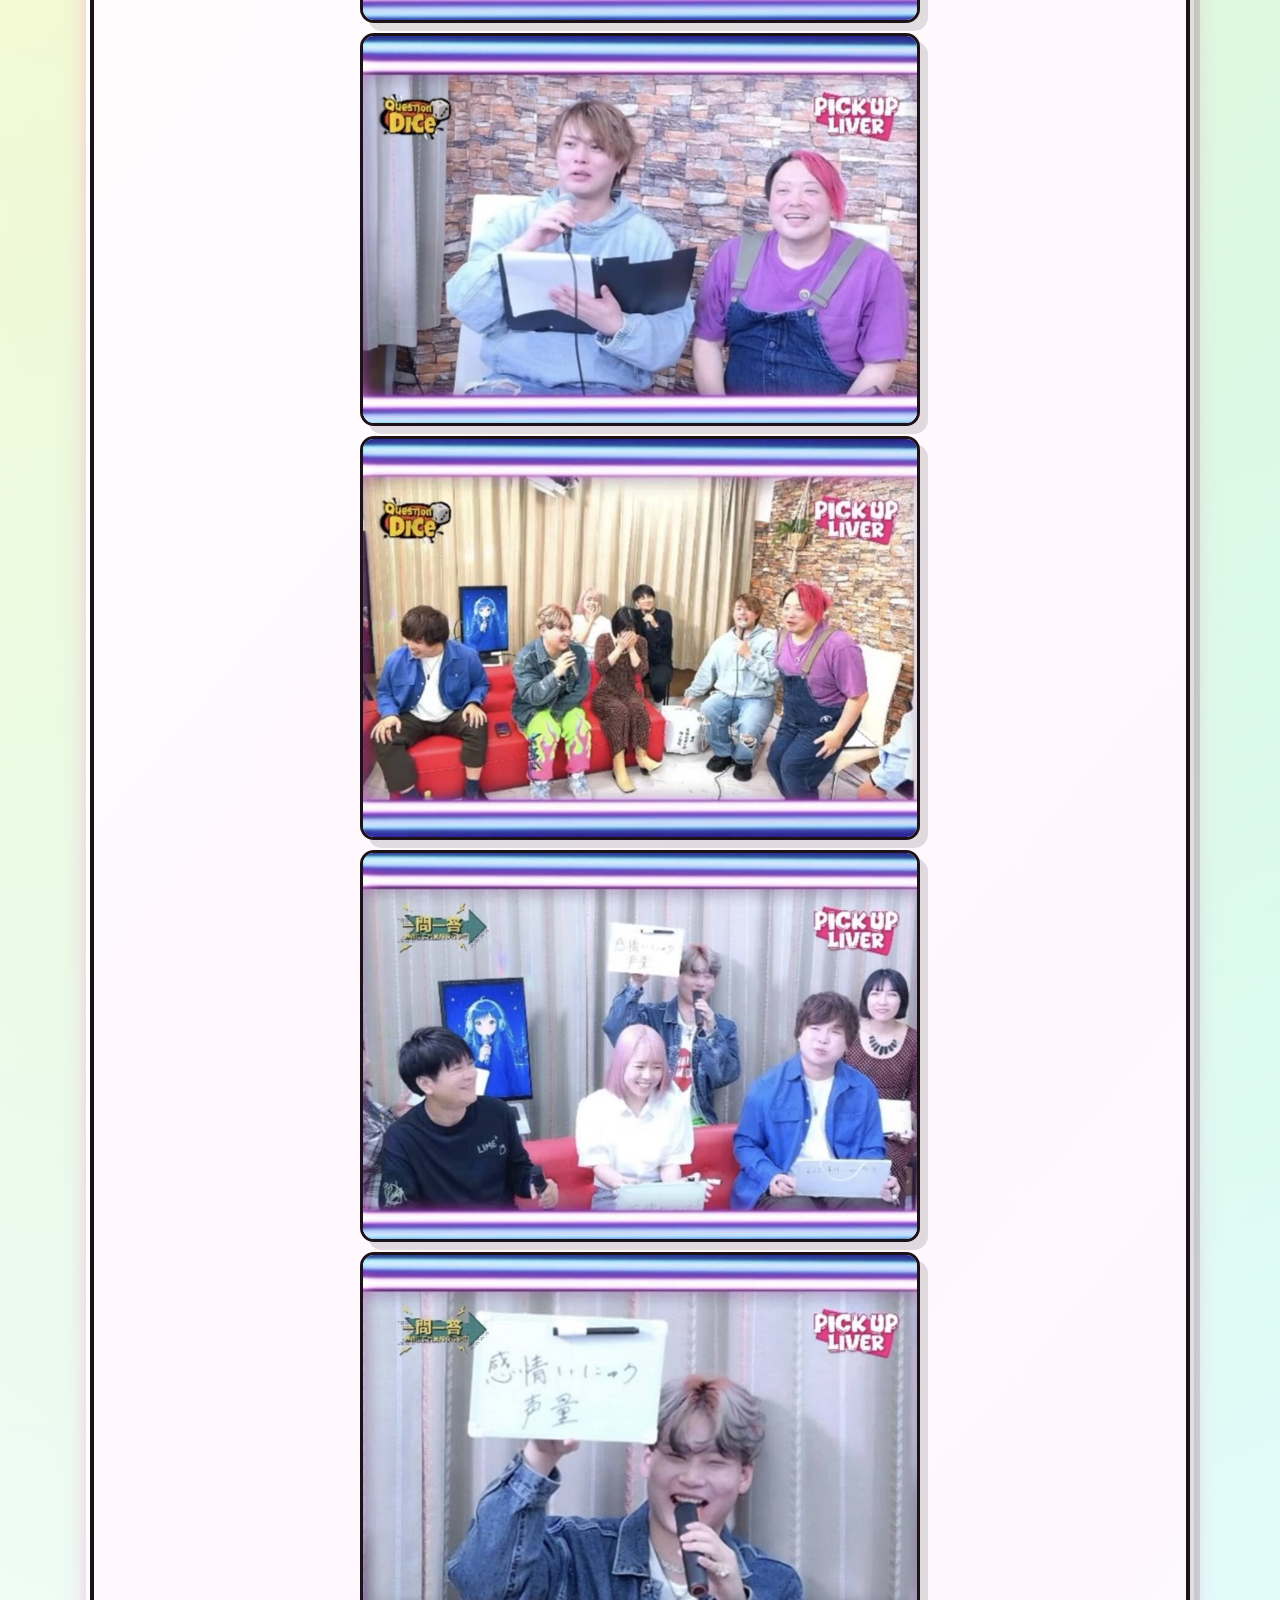
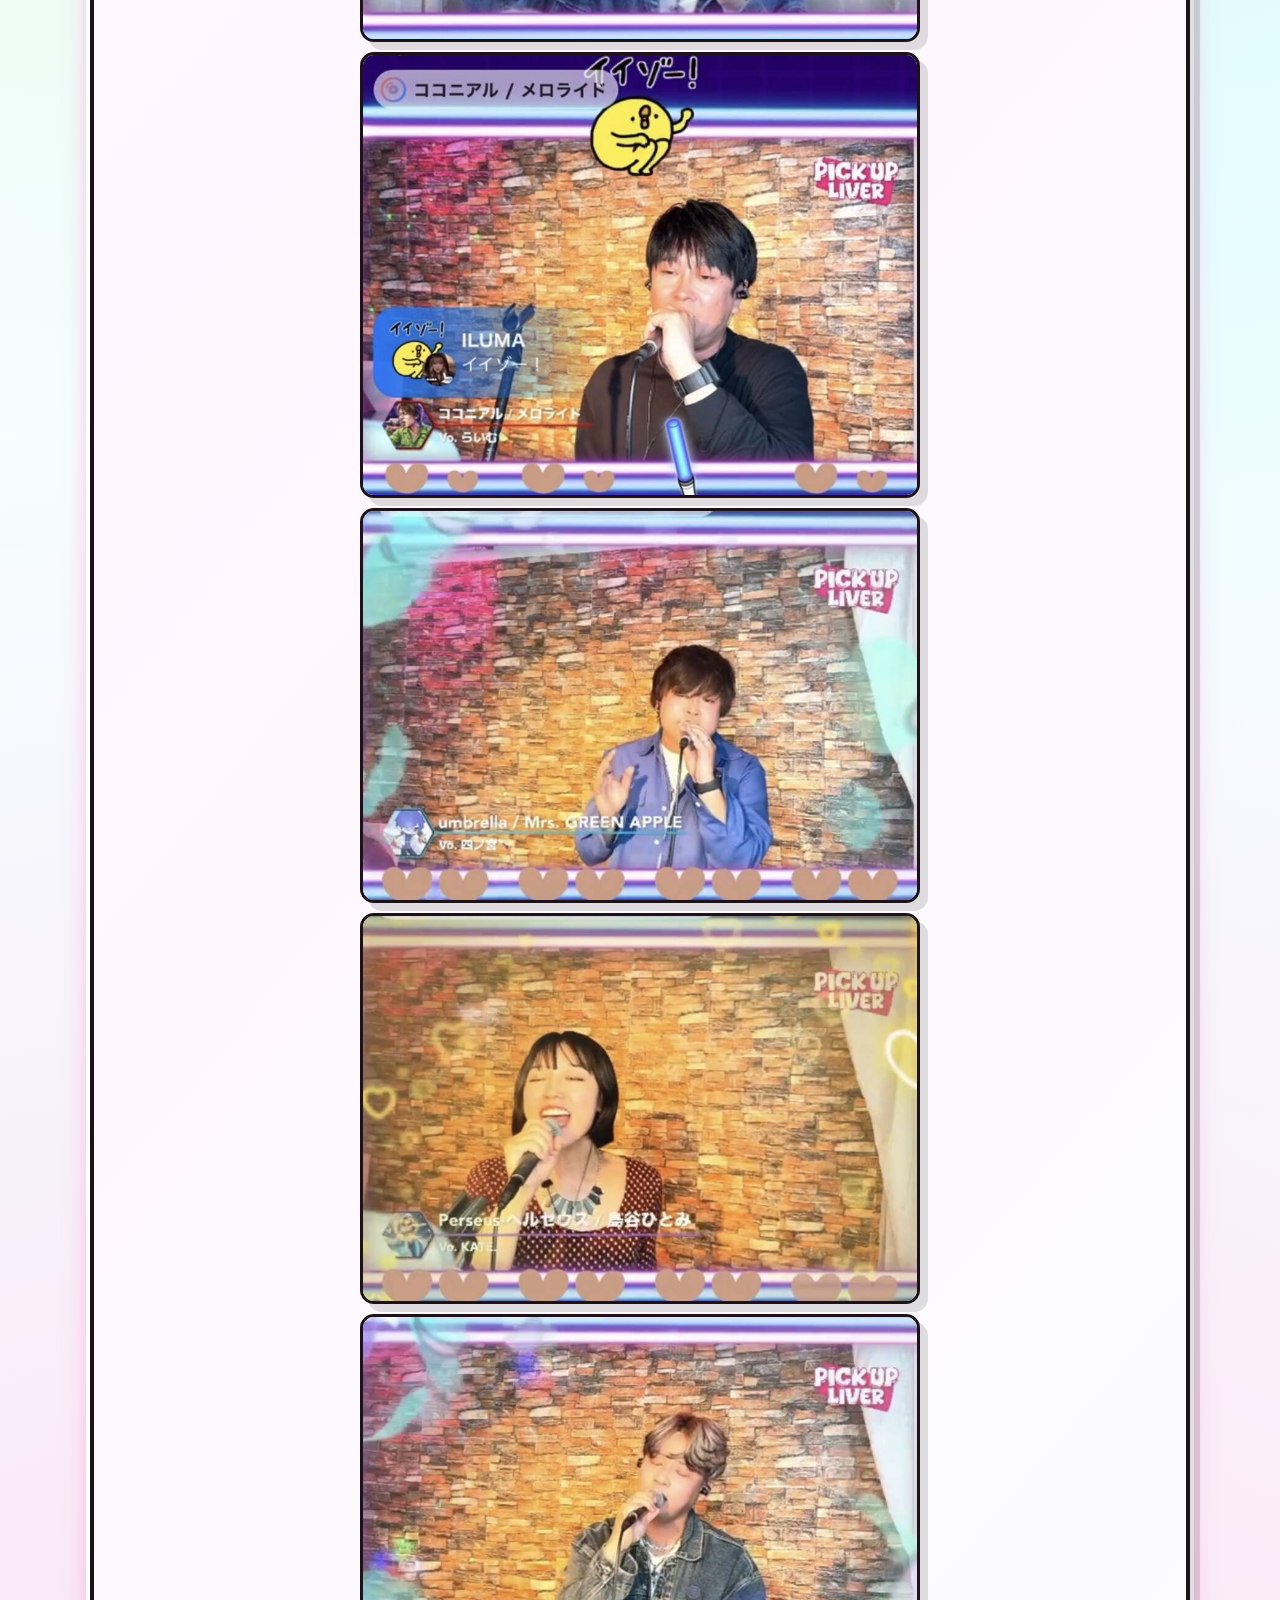
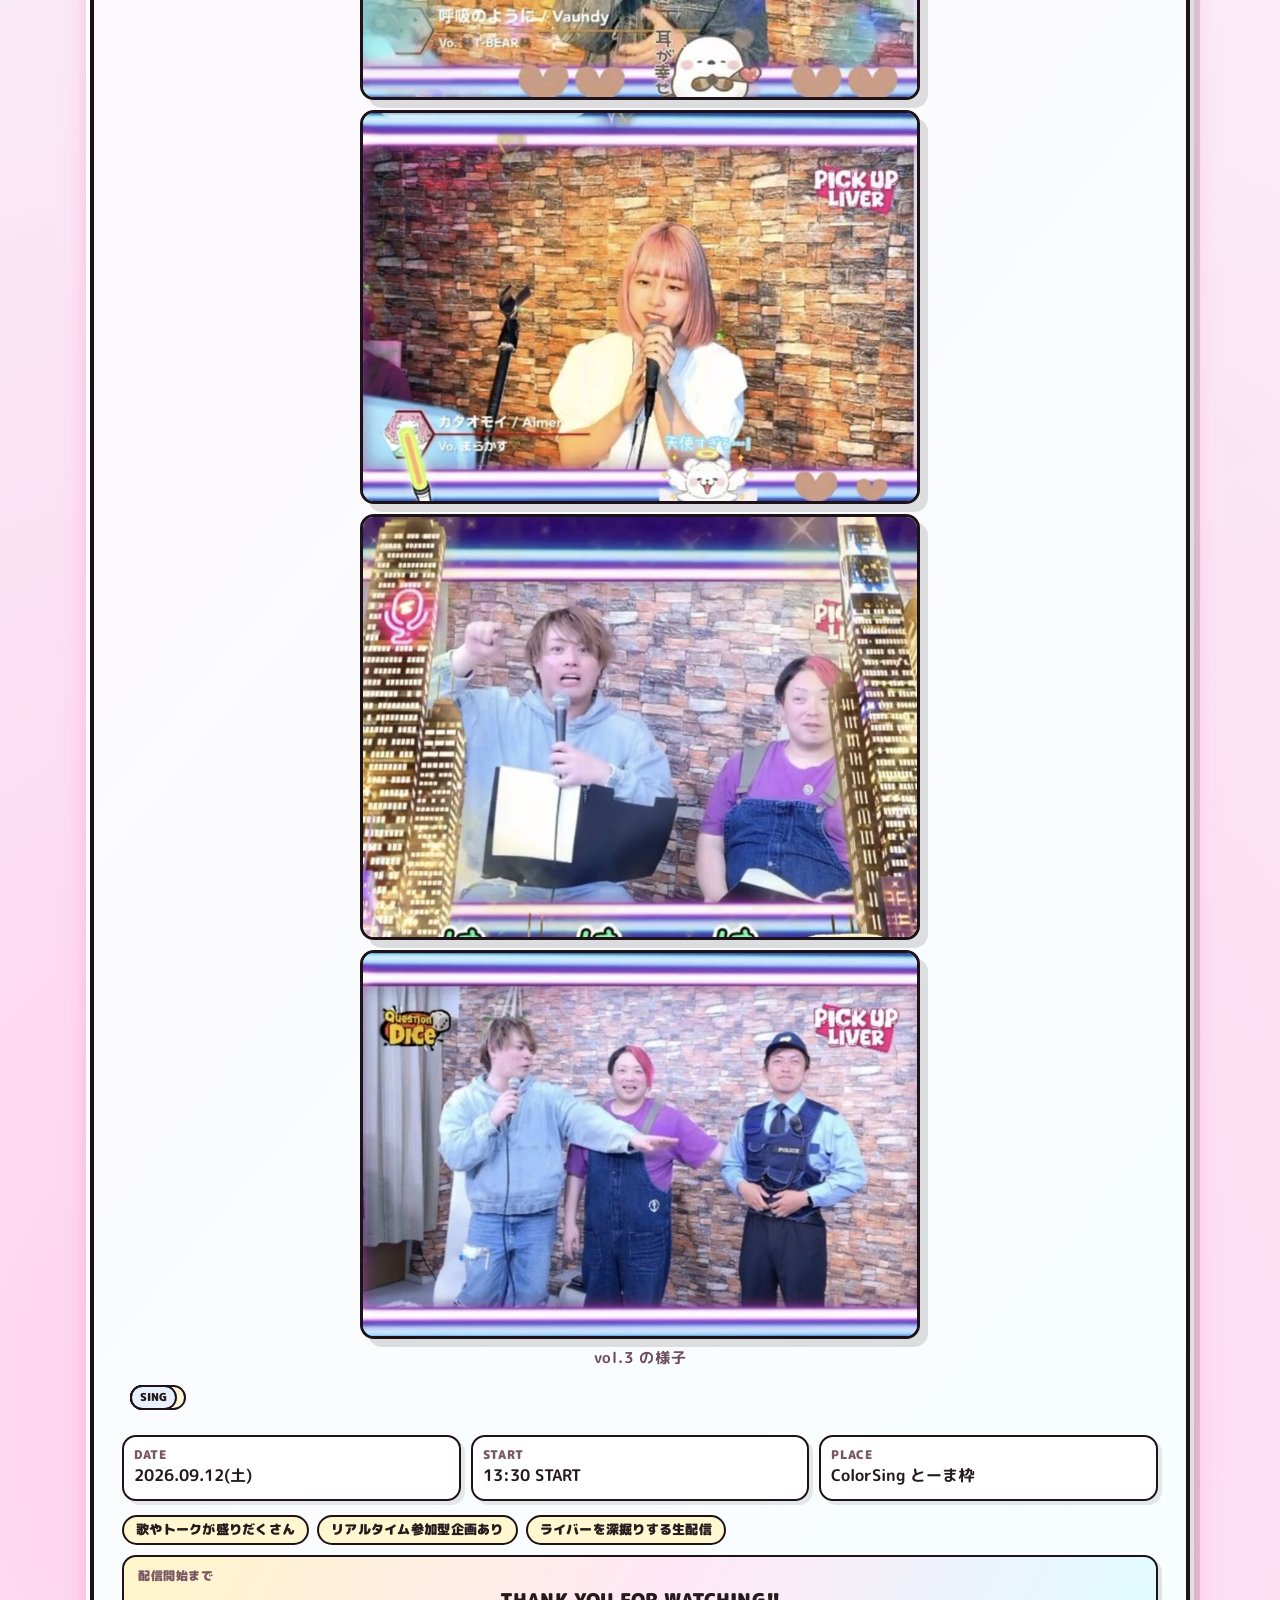
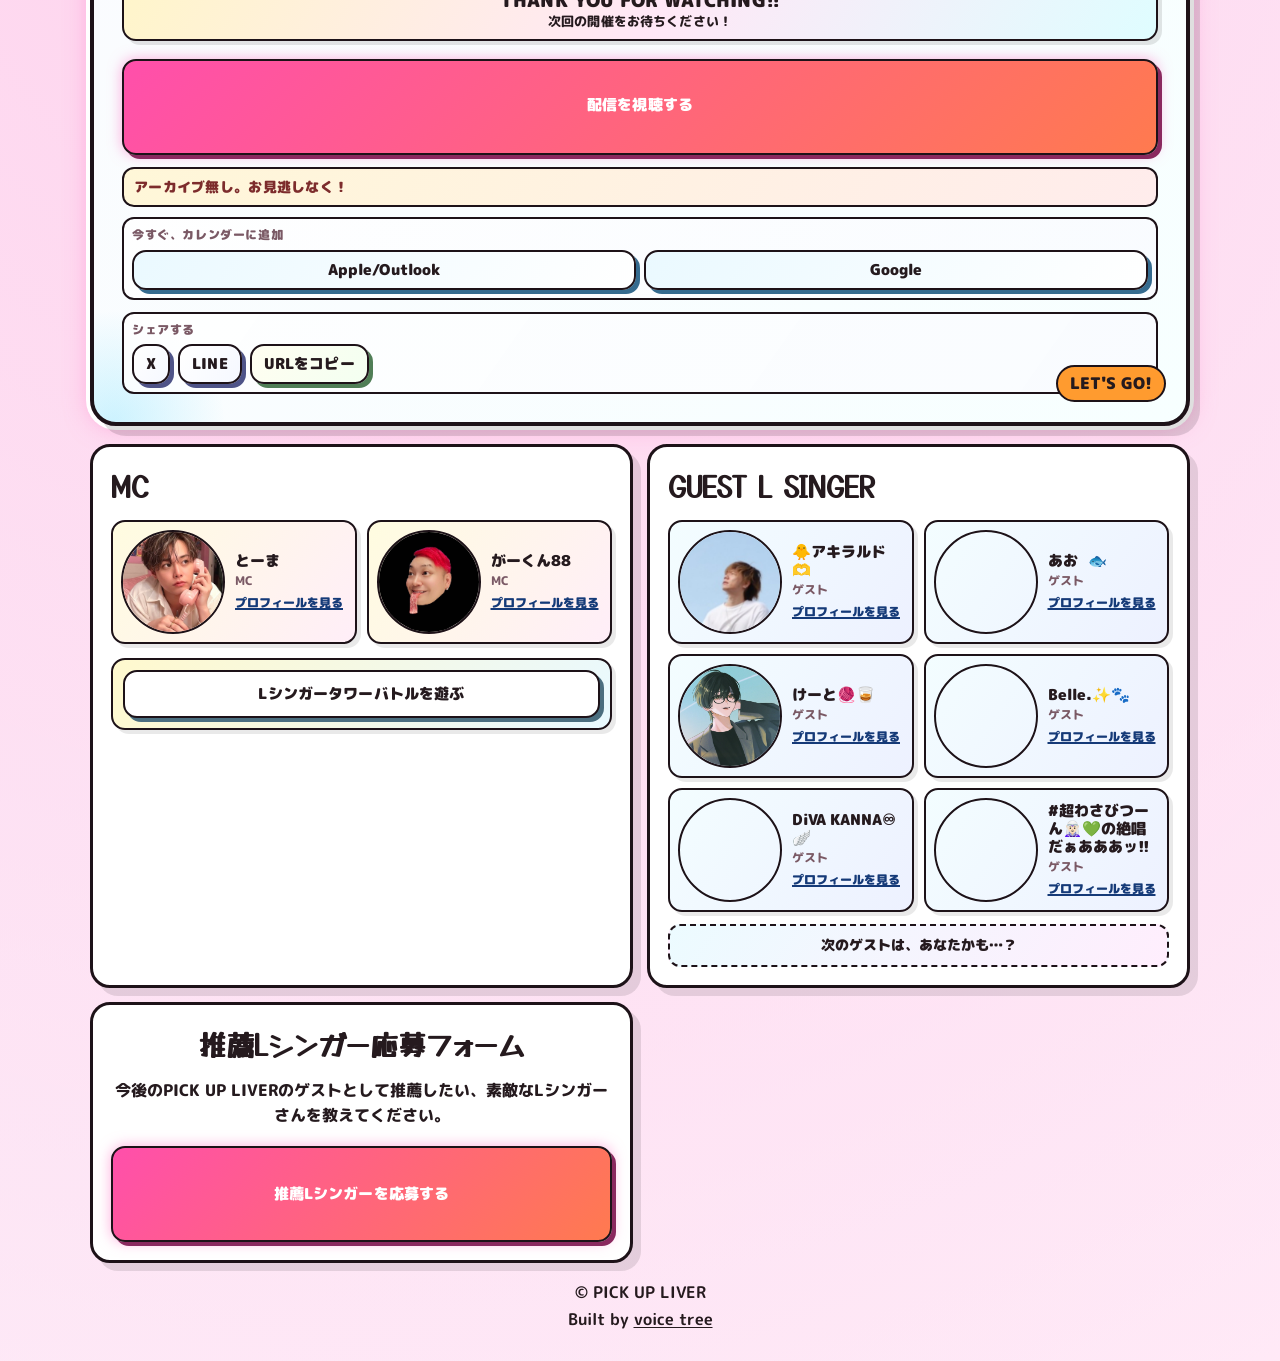
<file: events/vol-5/index.html>
<!doctype html>
<html lang="ja">
  <head>
    <meta charset="UTF-8" />
    <meta name="viewport" content="width=device-width, initial-scale=1.0" />
    <meta name="description" content="PICK UP LIVER VOL.5 特設ページ" />
    <meta property="og:type" content="website" />
    <meta property="og:site_name" content="PICK UP LIVER" />
    <meta property="og:title" content="PICK UP LIVER VOL.5" />
    <meta property="og:description" content="2026.09.12(土) 13:30 START。歌やトーク、盛りだくさんの企画でライバーを深掘り。" />
    <meta property="og:url" content="https://pickupliver-lp.pages.dev/events/vol-5/" />
    <meta property="og:image" content="https://pickupliver-lp.pages.dev/public/assets/events/vol-5/flyer-main.jpg" />
    <meta property="og:image:secure_url" content="https://pickupliver-lp.pages.dev/public/assets/events/vol-5/flyer-main.jpg" />
    <meta property="og:image:type" content="image/jpeg" />
    <meta property="og:image:width" content="993" />
    <meta property="og:image:height" content="1800" />
    <meta name="twitter:card" content="summary_large_image" />
    <meta name="twitter:title" content="PICK UP LIVER VOL.5" />
    <meta name="twitter:description" content="2026.09.12(土) 13:30 START。歌やトーク、盛りだくさんの企画でライバーを深掘り。" />
    <meta name="twitter:image" content="https://pickupliver-lp.pages.dev/public/assets/events/vol-5/flyer-main.jpg" />
    <meta name="twitter:image:alt" content="PICK UP LIVER VOL.5 フライヤー" />
    <meta name="vt:event-data" content="/content/events/vol-5/event.json" />
    <meta name="vt:episode-slug" content="vol-5" />
    <title>PICK UP LIVER VOL.5</title>
    <link rel="preconnect" href="https://fonts.googleapis.com" />
    <link rel="preconnect" href="https://fonts.gstatic.com" crossorigin />
    <link rel="preload" as="image" href="/public/assets/events/vol-5/flyer-main.jpg" fetchpriority="high" />
    <link href="https://fonts.googleapis.com/css2?family=M+PLUS+Rounded+1c:wght@400;700;800;900&family=Yusei+Magic&display=swap" rel="stylesheet" />
    <link rel="stylesheet" href="/src/styles/event-page.css" />
    <script defer src="https://static.cloudflareinsights.com/beacon.min.js" data-cf-beacon='{"token":"aa3ea4f8a8a24e1299f8bbb8173c82c0"}'></script>
  </head>
  <body>
    <script src="/src/scripts/event-page.js?v=20260906-2"></script>
  </body>
</html>
</file>
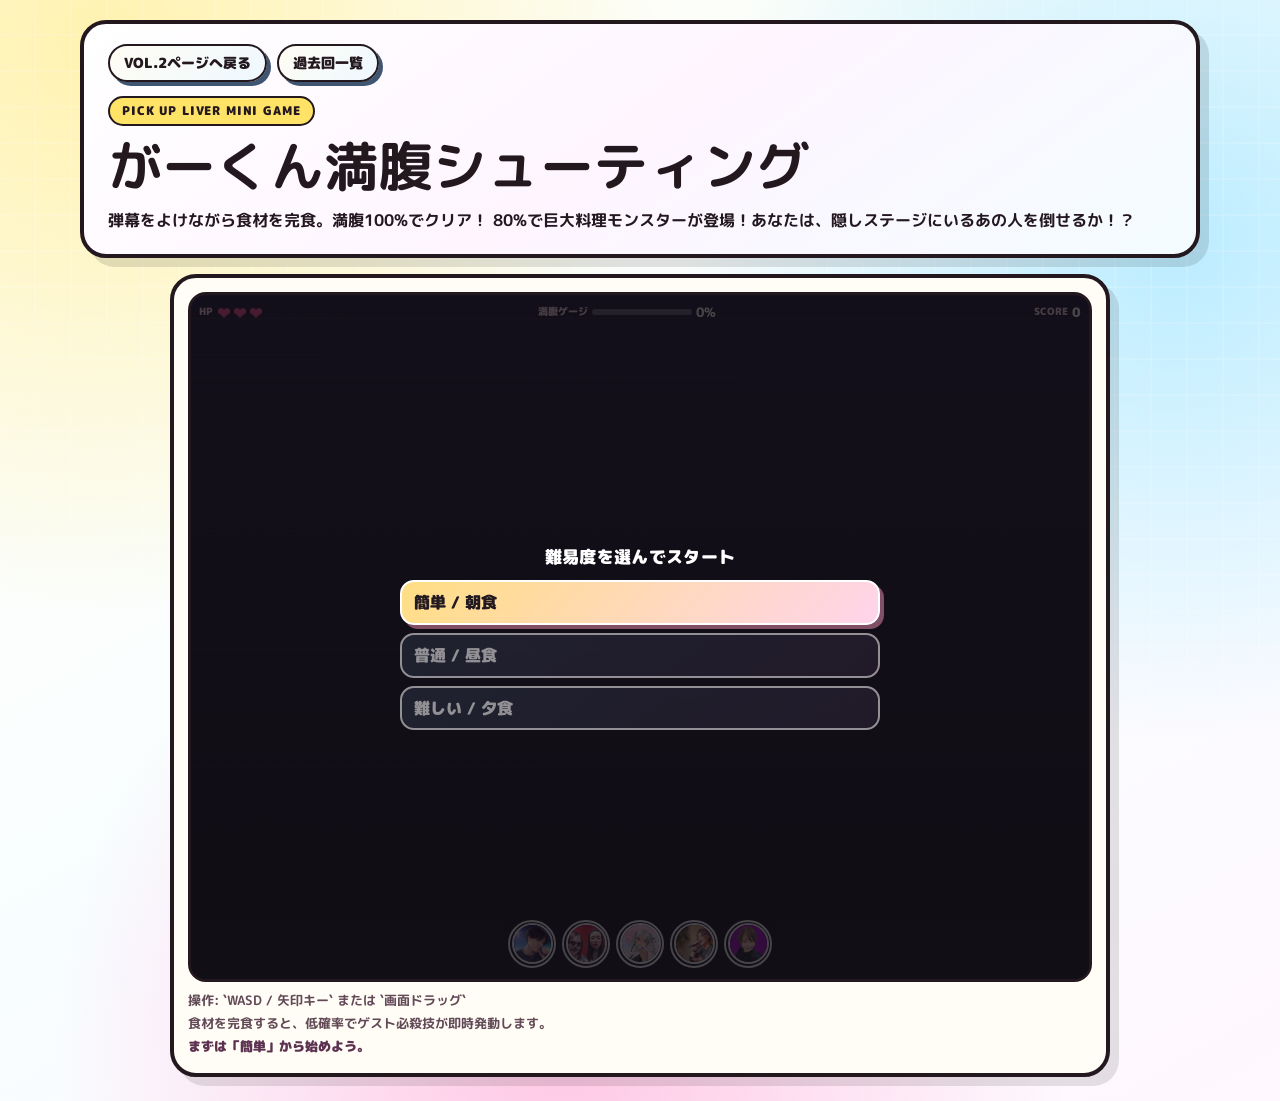
<file: games/ga-kun-fullness-shooter/index.html>
<!doctype html>
<html lang="ja">
  <head>
    <meta charset="UTF-8" />
    <meta name="viewport" content="width=device-width, initial-scale=1.0" />
    <meta name="description" content="がーくん満腹シューティング。弾幕を避けながら食材を完食して、満腹100%を目指そう。" />
    <meta name="vt:game-config" content="/content/games/ga-kun-fullness-shooter/config.json" />
    <title>がーくん満腹シューティング</title>
    <link rel="preconnect" href="https://fonts.googleapis.com" />
    <link rel="preconnect" href="https://fonts.gstatic.com" crossorigin />
    <link href="https://fonts.googleapis.com/css2?family=M+PLUS+Rounded+1c:wght@400;700;800;900&family=Yusei+Magic&family=Yuji+Syuku&display=swap" rel="stylesheet" />
    <link rel="stylesheet" href="/src/styles/ga-kun-fullness-shooter.css" />
  </head>
  <body>
    <div class="bg-layer" aria-hidden="true"></div>

    <header class="game-header">
      <div class="header-links">
        <a class="nav-pill" href="/events/vol-2/">VOL.2ページへ戻る</a>
        <a class="nav-pill" href="/events/">過去回一覧</a>
      </div>
      <p class="kicker">PICK UP LIVER MINI GAME</p>
      <h1>がーくん満腹シューティング</h1>
      <p class="lead">弾幕をよけながら食材を完食。満腹100%でクリア！ 80%で巨大料理モンスターが登場！あなたは、隠しステージにいるあの人を倒せるか！？</p>
    </header>

    <main class="game-layout">
      <section class="play-panel card">
        <div class="canvas-shell">
          <canvas id="game-canvas" width="420" height="720" aria-label="ゲーム画面"></canvas>
          <div class="hud hud-in-canvas">
            <div class="hud-item">
              <span class="hud-label">HP</span>
              <span id="hp-value" class="hud-value hp-hearts" aria-label="HP 3/3">❤❤❤</span>
            </div>
            <div class="hud-item hud-item-wide">
              <span class="hud-label">満腹ゲージ</span>
              <div class="meter">
                <div id="fullness-fill" class="meter-fill"></div>
              </div>
              <span id="fullness-value" class="hud-sub">0%</span>
            </div>
            <div class="hud-item">
              <span class="hud-label">SCORE</span>
              <span id="score-value" class="hud-value">0</span>
            </div>
          </div>
          <div id="overlay-screen" class="overlay-screen">
            <p id="overlay-message" class="overlay-message">難易度を選んでスタート</p>
            <div id="stage-buttons" class="overlay-stage-buttons" role="list" aria-label="難易度一覧"></div>
          </div>
          <div id="clear-flash" class="clear-flash" hidden>
            <span id="clear-flash-main" class="clear-flash-main">満腹</span>
            <p id="clear-flash-sub" class="clear-flash-sub" hidden></p>
            <button id="clear-flash-action" class="clear-flash-action" type="button" hidden>ステージセレクトに戻る</button>
          </div>
          <div id="skill-dock" class="skill-dock" aria-label="必殺技レーン"></div>
        </div>

        <div class="help-row">
          <p>操作: `WASD / 矢印キー` または `画面ドラッグ`</p>
          <p>食材を完食すると、低確率でゲスト必殺技が即時発動します。</p>
          <p id="stage-note" role="status" aria-live="polite"></p>
        </div>
      </section>
    </main>

    <script src="/src/scripts/ga-kun-fullness-shooter.js"></script>
  </body>
</html>
</file>
<file: src/styles/event-page.css>
:root {
  --bg1: #fff9c2;
  --bg2: #b5f8ff;
  --bg3: #ffd2ed;
  --ink: #251a1e;
  --card: #fff;
  --line: #1d1218;
  --pink: #ff4fab;
  --cyan: #00c2ff;
  --yellow: #ffd62e;
  --orange: #ff9b2f;
}

* {
  box-sizing: border-box;
}

html,
body {
  margin: 0;
  padding: 0;
}

body {
  font-family: "M PLUS Rounded 1c", sans-serif;
  font-weight: 700;
  color: var(--ink);
  min-height: 100vh;
  background:
    radial-gradient(circle at 15% 10%, var(--bg1), transparent 40%),
    radial-gradient(circle at 90% 20%, var(--bg2), transparent 38%),
    radial-gradient(circle at 30% 80%, var(--bg3), transparent 42%),
    linear-gradient(140deg, #fffefa 0%, #f4feff 50%, #fff4fb 100%);
  overflow-x: hidden;
}

.noise {
  position: fixed;
  inset: 0;
  pointer-events: none;
  opacity: 0.03;
  background-image: radial-gradient(#000 0.5px, transparent 0.5px);
  background-size: 4px 4px;
  z-index: -5;
}

.flash-grid {
  position: fixed;
  inset: 0;
  pointer-events: none;
  background-image: linear-gradient(#ffffff00 95%, #ffffff55 95%), linear-gradient(90deg, #ffffff00 95%, #ffffff55 95%);
  background-size: 34px 34px;
  opacity: 0.16;
  mix-blend-mode: soft-light;
  animation: grid-pulse 4.2s ease-in-out infinite;
  z-index: -4;
}

#spark-layer,
#fx-layer {
  position: fixed;
  inset: 0;
  pointer-events: none;
  overflow: hidden;
}

#spark-layer {
  z-index: 50;
}

#fx-layer {
  z-index: 60;
}

.orb {
  position: fixed;
  border-radius: 999px;
  filter: blur(2px);
  opacity: 0.52;
  z-index: -2;
  will-change: transform;
  animation: float 7s ease-in-out infinite;
}

.orb-a {
  width: 180px;
  height: 180px;
  background: var(--pink);
  top: -40px;
  left: -30px;
}

.orb-b {
  width: 220px;
  height: 220px;
  background: var(--cyan);
  right: -80px;
  top: 25%;
  animation-delay: 1.4s;
}

.orb-c {
  width: 200px;
  height: 200px;
  background: var(--yellow);
  bottom: -80px;
  left: 20%;
  animation-delay: 0.8s;
}

.marquee-wrap {
  width: 100%;
  border-top: 3px solid var(--line);
  border-bottom: 3px solid var(--line);
  background: linear-gradient(90deg, #ffec64 0%, #ffc1f3 50%, #8ceaff 100%);
  overflow: hidden;
  position: -webkit-sticky;
  position: sticky;
  top: 0;
  z-index: 45;
  transform: translateZ(0);
  backface-visibility: hidden;
  -webkit-backface-visibility: hidden;
}

.marquee-track {
  display: flex;
  gap: 12px;
  padding: 7px 0;
  width: max-content;
}

.track-a {
  animation: marquee 14s linear infinite;
}

.track-b {
  animation: marquee-rev 14s linear infinite;
  opacity: 0.9;
  border-top: 2px solid #0000001f;
}

.marquee-track span {
  border: 2px solid var(--line);
  background: #fff;
  border-radius: 999px;
  padding: 2px 12px;
  font-weight: 900;
  font-size: 0.78rem;
  white-space: nowrap;
}

.episodes-link {
  position: fixed;
  bottom: calc(14px + env(safe-area-inset-bottom));
  left: calc(14px + env(safe-area-inset-left));
  z-index: 95;
  display: inline-flex;
  align-items: center;
  justify-content: center;
  padding: 10px 14px;
  border: 2px solid var(--line);
  border-radius: 999px;
  background: linear-gradient(125deg, #fffef1 0%, #ecf7ff 100%);
  color: var(--ink);
  font-size: 0.86rem;
  font-weight: 900;
  line-height: 1;
  text-decoration: none;
  box-shadow: 4px 4px 0 #46507a;
  transition: transform 180ms ease, box-shadow 180ms ease, filter 180ms ease;
}

.episodes-link:hover {
  transform: translateY(-2px) scale(1.03);
  box-shadow: 6px 6px 0 #46507a;
  filter: saturate(1.06);
}

.episodes-link:active {
  transform: translateY(0) scale(0.98);
}

.episodes-link:focus-visible {
  outline: 3px solid #1c62e5;
  outline-offset: 3px;
}

.mini-game-gimmick-trigger {
  position: fixed;
  top: 0;
  left: 0;
  z-index: 90;
  width: 100px;
  height: 100px;
  border: 0;
  border-radius: 0;
  padding: 0;
  margin: 0;
  overflow: visible;
  background: transparent;
  box-shadow: none;
  cursor: pointer;
  touch-action: manipulation;
  transform: translate3d(var(--mini-game-gimmick-start-x, 110vw), var(--mini-game-gimmick-y, 40vh), 0) scale(0.86);
  opacity: 1;
  animation: mini-game-gimmick-drift var(--mini-game-gimmick-duration, 6s) linear forwards;
}

.mini-game-gimmick-trigger:hover {
  filter: saturate(1.08);
}

.mini-game-gimmick-trigger:focus-visible {
  outline: 3px solid #1c62e5;
  outline-offset: 4px;
}

.mini-game-gimmick-trigger.is-static {
  left: 50%;
  top: 42%;
  transform: translate3d(-50%, -50%, 0) scale(0.95);
  animation: mini-game-gimmick-static var(--mini-game-gimmick-duration, 6s) ease-out forwards;
}

.mini-game-gimmick-trigger.is-hit {
  opacity: 0 !important;
  transition: opacity 120ms ease-out !important;
}

.mini-game-gimmick-face {
  width: 100%;
  height: 100%;
  object-fit: cover;
  display: block;
  transition: transform 120ms ease-out;
}

.mini-game-gimmick-trigger.is-hit .mini-game-gimmick-face {
  transform: scale(1.16);
}

.mini-game-gimmick-trigger.is-fallback {
  background: radial-gradient(circle at 32% 30%, #ffeeb8 0%, #ffd6b1 54%, #ff9ad2 100%);
}

.mini-game-gimmick-trigger.is-fallback::before {
  content: "GO";
  position: absolute;
  inset: 0;
  display: grid;
  place-items: center;
  font-size: 0.92rem;
  font-weight: 900;
  letter-spacing: 0.06em;
  color: #402238;
}

.hero,
.layout,
.site-footer {
  width: min(1100px, 100% - 28px);
  margin-inline: auto;
}

.hero {
  margin-top: 18px;
  background: linear-gradient(130deg, #fff 0%, #fff7fd 45%, #f7ffff 100%);
  border: 4px solid var(--line);
  border-radius: 26px;
  padding: 28px;
  position: relative;
  box-shadow: 10px 10px 0 #00000020, 0 0 0 4px #ffffff, 0 0 24px #ff70c182;
  overflow: hidden;
}

.kicker {
  margin: 0;
  display: inline-block;
  background: var(--yellow);
  border: 2px solid var(--line);
  border-radius: 999px;
  padding: 4px 12px;
  font-weight: 900;
  letter-spacing: 0.05em;
  animation: kicker-hop 1.4s ease-in-out infinite;
}

h1,
h2 {
  font-family: "Yusei Magic", sans-serif;
}

h1 {
  margin: 14px 0 10px;
  font-size: clamp(2rem, 5.4vw, 4.2rem);
  line-height: 1.05;
}

.hero-title {
  animation: title-pop 900ms cubic-bezier(0.34, 1.56, 0.64, 1) both, neon-flicker 2.8s ease-in-out infinite;
  text-shadow: 0 2px 0 #fff, 0 0 18px #ff7dcf66;
}

.countdown-panel {
  margin: 10px 0 14px;
  padding: 10px 14px;
  border: 2px solid var(--line);
  border-radius: 14px;
  background: linear-gradient(120deg, #fff6c9 0%, #ffe7f6 52%, #dffdff 100%);
  box-shadow: 4px 4px 0 #0000001a;
}

.countdown-label {
  margin: 0;
  font-size: 0.76rem;
  font-weight: 900;
  letter-spacing: 0.05em;
  color: #7a5965;
}

.countdown-text {
  margin: 4px 0 0;
  font-size: clamp(1.52rem, 4.6vw, 2.18rem);
  font-weight: 900;
  text-align: center;
  font-variant-numeric: tabular-nums;
  letter-spacing: 0.02em;
  white-space: nowrap;
  line-height: 1.35;
}

.countdown-text--ended {
  display: flex;
  flex-direction: column;
  align-items: center;
  gap: 2px;
  width: 100%;
  font-size: clamp(1rem, 3.6vw, 1.2rem);
  line-height: 1.25;
  white-space: normal;
}

.countdown-ended-main {
  display: block;
  max-width: 100%;
  font-weight: 900;
  font-size: clamp(0.98rem, 4.8vw, 1.16rem);
  letter-spacing: 0.01em;
  line-height: 1.2;
  text-align: center;
  white-space: normal;
  overflow-wrap: anywhere;
}

.countdown-ended-sub {
  max-width: 100%;
  text-align: center;
  font-size: clamp(0.58rem, 2.6vw, 0.84rem);
  font-weight: 800;
  line-height: 1.2;
  letter-spacing: 0.01em;
  white-space: nowrap;
}

.highlights {
  list-style: none;
  margin: 14px 0 10px;
  padding: 0;
  display: flex;
  flex-wrap: wrap;
  gap: 8px;
}

.highlights li {
  border: 2px solid var(--line);
  border-radius: 999px;
  background: #fff7cf;
  padding: 4px 12px;
  font-size: 0.82rem;
  font-weight: 900;
  line-height: 1.35;
  letter-spacing: 0.02em;
}

.pre-cta-message,
.no-archive-note {
  margin: 0 0 8px;
  border: 2px solid var(--line);
  border-radius: 12px;
  padding: 8px 10px;
  font-size: 0.9rem;
  font-weight: 900;
  line-height: 1.4;
  letter-spacing: 0.02em;
}

.pre-cta-message {
  background: linear-gradient(125deg, #ffe6f5 0%, #fff7d5 100%);
}

.no-archive-note {
  margin-top: 12px;
  background: linear-gradient(125deg, #fff7d8 0%, #ffecec 100%);
  color: #7d2c2c;
}

.hero-flyer {
  width: min(100%, 520px);
  display: block;
  margin: 14px auto 8px;
  border-radius: 14px;
  border: 3px solid var(--line);
  box-shadow: 8px 8px 0 #0000001f, 0 0 18px #ff72c17a;
}

.summary {
  margin: 0;
  font-size: clamp(1rem, 2.3vw, 1.2rem);
  font-weight: 700;
  line-height: 1.5;
  white-space: pre-line;
}

.story-images {
  margin: 14px auto 0;
  width: min(100%, 560px);
  display: grid;
  gap: 10px;
}

.story-image {
  width: 100%;
  height: auto;
  display: block;
  border: 3px solid var(--line);
  border-radius: 14px;
  box-shadow: 8px 8px 0 #0000001f;
  background: #fff;
}

.story-caption {
  margin: 8px 0 0;
  text-align: center;
  font-size: 0.95rem;
  letter-spacing: 0.05em;
  color: #6c4d5a;
}

.orbit-badges {
  position: relative;
  height: 38px;
  margin: 8px 0 10px;
}

.orbit-badges span {
  position: absolute;
  top: 8px;
  left: 8px;
  border: 2px solid var(--line);
  border-radius: 999px;
  background: #fff;
  font-size: 0.7rem;
  font-weight: 900;
  padding: 2px 8px;
  animation: badge-orbit 6s ease-in-out infinite;
}

.orbit-badges span:nth-child(2) { animation-delay: 0.8s; background: #eaffff; }
.orbit-badges span:nth-child(3) { animation-delay: 1.6s; background: #fff7d8; }
.orbit-badges span:nth-child(4) { animation-delay: 2.4s; background: #ffe8f8; }
.orbit-badges span:nth-child(5) { animation-delay: 3.2s; background: #e8f1ff; }

.meta {
  margin-top: 20px;
  display: grid;
  gap: 10px;
  grid-template-columns: repeat(3, minmax(0, 1fr));
}

.meta-item {
  background: #fff;
  border: 2px solid var(--line);
  border-radius: 14px;
  padding: 10px;
  box-shadow: 4px 4px 0 #00000016;
  animation: soft-wave 4s ease-in-out infinite;
}

.meta-item:nth-child(2) { animation-delay: 0.4s; }
.meta-item:nth-child(3) { animation-delay: 0.8s; }

.meta-label {
  display: block;
  font-size: 0.72rem;
  font-weight: 900;
  letter-spacing: 0.06em;
  color: #7a5965;
}

#event-venue {
  display: block;
  line-height: 1.42;
  padding-bottom: 2px;
}

.cta-row {
  margin-top: 18px;
  display: flex;
  gap: 12px;
  flex-wrap: wrap;
}

.cta-row .btn {
  width: 100%;
}

.mini-game-promo {
  margin-top: 14px;
  padding: 10px;
  border: 2px solid var(--line);
  border-radius: 14px;
  background: linear-gradient(125deg, #fff9ce 0%, #e9f9ff 100%);
  box-shadow: 4px 4px 0 #00000016;
  display: flex;
  align-items: center;
  gap: 10px;
}

.mini-game-avatar {
  width: 58px;
  height: 58px;
  border-radius: 999px;
  border: 2px solid var(--line);
  background: #fff;
  object-fit: cover;
  flex: 0 0 auto;
  box-shadow: 3px 3px 0 #0000001c;
}

.mini-game-promo .btn-minigame {
  flex: 1 1 auto;
  margin: 0;
}

.action-block {
  margin-top: 10px;
  border: 2px solid var(--line);
  border-radius: 12px;
  padding: 8px;
  background: linear-gradient(125deg, #ffffffd8 0%, #f9fbffdc 100%);
}

.action-title {
  margin: 0 0 6px;
  font-size: 0.76rem;
  font-weight: 900;
  letter-spacing: 0.05em;
  line-height: 1.35;
  color: #7a5965;
}

.action-row {
  display: flex;
  flex-wrap: wrap;
  gap: 8px;
}

.share-actions {
  margin-top: 12px;
}

.share-actions .action-row {
  flex-wrap: nowrap;
  justify-content: flex-start;
}

.share-actions .btn {
  flex: 0 0 auto;
  white-space: nowrap;
}

.reminder-actions .btn {
  flex: 1 1 0;
  min-width: 0;
  white-space: nowrap;
}

.btn {
  display: inline-flex;
  align-items: center;
  justify-content: center;
  font-family: inherit;
  line-height: 1.35;
  letter-spacing: 0.01em;
  text-decoration: none;
  border: 2px solid var(--line);
  border-radius: 14px;
  padding: 8px 12px;
  font-size: 0.92rem;
  font-weight: 900;
  transition: transform 180ms ease, box-shadow 180ms ease, filter 180ms ease;
}

.btn:hover {
  transform: translateY(-4px) scale(1.06);
  filter: saturate(1.1);
}

.btn:active {
  transform: translateY(0) scale(0.96);
}

button.btn {
  appearance: none;
  -webkit-appearance: none;
}

.btn-main {
  background: linear-gradient(135deg, #ff4fab 0%, #ff7a4f 100%);
  color: #fff;
  min-height: 96px;
  box-shadow: 4px 4px 0 #8a295f, 0 0 14px #ff67bd88;
}

#cta-primary {
  line-height: 1.45;
  padding-bottom: 14px;
}

.btn-minigame {
  background: linear-gradient(135deg, #ffec77 0%, #9ff2ff 100%);
  color: var(--ink);
  min-height: 48px;
  box-shadow: 4px 4px 0 #426b85, 0 0 12px #9ce6ff85;
}

.btn-sub {
  background: #fff;
  color: var(--ink);
  box-shadow: 4px 4px 0 #4b6e7f;
}

.btn-share {
  background: linear-gradient(125deg, #ffffff 0%, #f5f8ff 100%);
  color: var(--ink);
  box-shadow: 4px 4px 0 #4f5488;
}

.btn-copy {
  background: linear-gradient(125deg, #fffef1 0%, #f3fff1 100%);
  color: var(--ink);
  box-shadow: 4px 4px 0 #507e56;
  cursor: pointer;
}

.btn-remind {
  background: linear-gradient(125deg, #eaf9ff 0%, #ffffff 100%);
  color: var(--ink);
  box-shadow: 4px 4px 0 #356b8f;
}

.copy-toast {
  position: absolute;
  right: 18px;
  bottom: 16px;
  margin: 0;
  display: block;
  border: 2px solid var(--line);
  border-radius: 999px;
  background: #fff;
  padding: 4px 12px;
  font-size: 0.82rem;
  font-weight: 800;
  opacity: 0;
  transform: translateY(4px);
  transition: opacity 220ms ease, transform 220ms ease;
  pointer-events: none;
}

.copy-toast.show {
  opacity: 1;
  transform: translateY(0);
}

.sticker {
  position: absolute;
  border: 2px solid var(--line);
  border-radius: 999px;
  padding: 5px 12px;
  font-weight: 900;
}

.sticker-a {
  right: 22px;
  top: 18px;
  background: var(--cyan);
  animation: swing 2.4s ease-in-out infinite;
}

.sticker-b {
  right: 20px;
  bottom: 20px;
  background: var(--orange);
  animation: swing 2.9s ease-in-out infinite reverse;
}

.burst {
  position: absolute;
  border-radius: 999px;
  z-index: -1;
  opacity: 0.28;
}

.burst-a {
  width: 180px;
  height: 180px;
  top: -70px;
  right: 110px;
  background: radial-gradient(circle, #ff61bc 0%, transparent 70%);
}

.burst-b {
  width: 220px;
  height: 220px;
  left: -90px;
  bottom: -110px;
  background: radial-gradient(circle, #58d8ff 0%, transparent 72%);
}

.layout {
  margin-top: 18px;
  display: grid;
  grid-template-columns: 1fr 1fr;
  gap: 14px;
}

.card {
  background: var(--card);
  border: 3px solid var(--line);
  border-radius: 20px;
  padding: 18px;
  box-shadow: 8px 8px 0 #0000001a;
  transition: transform 220ms ease, box-shadow 220ms ease;
  position: relative;
}

.card:hover {
  transform: translateY(-5px) scale(1.01) rotate(-0.4deg);
  box-shadow: 12px 12px 0 #00000022, 0 0 16px #74deff44;
}

h2 {
  margin: 0 0 14px;
  font-size: clamp(1.3rem, 2.2vw, 2rem);
}

.chips,
.link-list {
  list-style: none;
  margin: 0;
  padding: 0;
  display: flex;
  flex-wrap: wrap;
  gap: 10px;
}

.chips li {
  background: #fff;
  border: 2px solid var(--line);
  border-radius: 999px;
  padding: 7px 12px;
  font-weight: 800;
  transition: transform 140ms ease;
}

.talent-grid {
  list-style: none;
  margin: 0;
  padding: 0;
  display: grid;
  grid-template-columns: repeat(2, minmax(0, 1fr));
  gap: 10px;
}

.talent-card {
  display: flex;
  gap: 10px;
  align-items: center;
  border: 2px solid var(--line);
  border-radius: 14px;
  background: linear-gradient(125deg, #fffef6 0%, #fff9ff 100%);
  padding: 8px;
  box-shadow: 4px 4px 0 #00000016;
  transition: transform 180ms ease, box-shadow 180ms ease, filter 180ms ease;
  position: relative;
  overflow: hidden;
}

.talent-card.role-mc {
  background: linear-gradient(125deg, #fffce0 0%, #ffeef8 100%);
}

.talent-card.role-guest {
  background: linear-gradient(125deg, #f3fdff 0%, #edf1ff 100%);
}

.talent-card::after {
  content: "";
  position: absolute;
  top: 0;
  left: -120%;
  width: 60%;
  height: 100%;
  background: linear-gradient(115deg, transparent 8%, #ffffffcf 50%, transparent 92%);
  transform: skewX(-18deg);
  pointer-events: none;
}

.talent-card.reveal {
  transform: translateY(14px) scale(0.95) rotate(-0.6deg);
}

.talent-card.reveal.in {
  transform: translateY(0) scale(1) rotate(0deg);
  animation: talent-pop-in 440ms cubic-bezier(0.22, 1.3, 0.3, 1);
}

.talent-card.reveal.in::after {
  animation: talent-shine 620ms ease 1;
}

.talent-card:hover,
.talent-card.is-tapped {
  transform: translateY(-3px) scale(1.02) rotate(-0.4deg);
  box-shadow: 7px 7px 0 #00000021, 0 0 12px #74deff3b;
  filter: saturate(1.04);
}

.talent-avatar-wrap {
  position: relative;
  width: 104px;
  height: 104px;
  flex: 0 0 104px;
}

.talent-avatar {
  width: 100%;
  height: 100%;
  border-radius: 999px;
  border: 2px solid var(--line);
  object-fit: cover;
  display: block;
  opacity: 0;
}

.talent-avatar-fallback {
  position: absolute;
  inset: 0;
  border-radius: 999px;
  border: 2px solid var(--line);
  background: linear-gradient(140deg, #fff6c9 0%, #ffe4f4 100%);
  display: grid;
  place-items: center;
  font-size: 1rem;
  font-weight: 900;
}

.talent-avatar-wrap.loaded .talent-avatar {
  opacity: 1;
}

.talent-avatar-wrap.loaded .talent-avatar-fallback {
  display: none;
}

.talent-meta {
  min-width: 0;
}

.talent-name {
  margin: 0;
  font-size: 0.95rem;
  font-weight: 900;
  line-height: 1.2;
}

.talent-role {
  margin: 2px 0 0;
  font-size: 0.74rem;
  font-weight: 800;
  color: #7a5965;
}

.talent-tags {
  margin-top: 4px;
  display: flex;
  flex-wrap: wrap;
  gap: 4px;
}

.talent-tag {
  display: inline-block;
  padding: 1px 7px;
  border-radius: 999px;
  border: 1px solid #f09fc3;
  background: #fff0f7;
  color: #8a2d57;
  font-size: 0.68rem;
  font-weight: 900;
  line-height: 1.45;
}

.talent-offer {
  margin-top: 5px;
  display: inline-flex;
  align-items: center;
  gap: 6px;
  padding: 3px 8px 3px 4px;
  border-radius: 999px;
  border: 1px solid #f5b65a;
  background: linear-gradient(120deg, #fff8e0 0%, #ffe9f3 100%);
}

.talent-offer-avatar-wrap {
  position: relative;
  width: 18px;
  height: 18px;
  flex: 0 0 auto;
}

.talent-offer-avatar,
.talent-offer-avatar-fallback {
  position: absolute;
  inset: 0;
  width: 100%;
  height: 100%;
  border-radius: 999px;
  border: 1px solid #2f2430;
}

.talent-offer-avatar {
  object-fit: cover;
  display: block;
  opacity: 0;
}

.talent-offer-avatar-fallback {
  display: grid;
  place-items: center;
  background: #fff;
  color: #6d3f15;
  font-size: 0.58rem;
  font-weight: 900;
}

.talent-offer-avatar-wrap.loaded .talent-offer-avatar {
  opacity: 1;
}

.talent-offer-avatar-wrap.loaded .talent-offer-avatar-fallback {
  display: none;
}

.talent-offer-text {
  font-size: 0.68rem;
  font-weight: 900;
  color: #7d3b0e;
  line-height: 1.2;
}

.talent-link {
  margin-top: 4px;
  display: inline-block;
  font-size: 0.78rem;
  font-weight: 900;
  color: #153a78;
  text-decoration-thickness: 2px;
}

.talent-links {
  display: flex;
  flex-wrap: wrap;
  gap: 4px 10px;
}

.next-pickup-teaser {
  margin: 12px 0 0;
  border: 2px dashed var(--line);
  border-radius: 12px;
  padding: 9px 10px;
  background: linear-gradient(125deg, #ecfbff 0%, #ffeefd 100%);
  font-size: 0.9rem;
  font-weight: 900;
  text-align: center;
}

.recommend-liver-section {
  text-align: center;
}

.recommend-liver-lead {
  margin: 2px 0 10px;
  font-weight: 800;
  line-height: 1.55;
}

.btn-recommend-form {
  min-width: min(100%, 420px);
}

.chips li:hover {
  animation: mini-bounce 360ms ease;
}

.link-list {
  display: grid;
  gap: 10px;
}

.link-list a {
  display: block;
  text-decoration: none;
  color: var(--ink);
  background: linear-gradient(125deg, #fff 0%, #fff9e6 100%);
  border: 2px solid var(--line);
  border-radius: 12px;
  padding: 10px 12px;
  font-weight: 800;
  transition: transform 180ms ease, background 220ms ease, box-shadow 180ms ease;
  position: relative;
  overflow: hidden;
}

.link-list a::after {
  content: "";
  position: absolute;
  inset: 0;
  background: linear-gradient(120deg, transparent 20%, #ffffffaa 50%, transparent 80%);
  transform: translateX(-120%);
  transition: transform 420ms ease;
}

.link-list a:hover {
  transform: translateX(9px) scale(1.02);
  background: linear-gradient(125deg, #fff5d0 0%, #ecfdff 100%);
  box-shadow: 6px 6px 0 #00000018;
}

.link-list a:hover::after {
  transform: translateX(120%);
}

.site-footer {
  margin: 18px auto 30px;
  text-align: center;
  font-weight: 700;
}

.site-footer p {
  margin: 4px 0;
}

.site-footer a {
  color: inherit;
  text-decoration: underline;
  text-underline-offset: 2px;
}

#bgm-ui {
  position: fixed;
  right: 14px;
  bottom: 14px;
  z-index: 80;
  display: flex;
  flex-direction: column;
  align-items: flex-end;
  gap: 8px;
}

.bgm-toggle {
  appearance: none;
  -webkit-appearance: none;
  border: 2px solid var(--line);
  border-radius: 999px;
  background: linear-gradient(125deg, #fffdf2 0%, #eff9ff 100%);
  color: var(--ink);
  font-family: inherit;
  font-size: 0.86rem;
  font-weight: 900;
  line-height: 1;
  padding: 10px 14px;
  box-shadow: 4px 4px 0 #4f5488;
  cursor: pointer;
  transition: transform 180ms ease, box-shadow 180ms ease, filter 180ms ease;
}

.bgm-toggle:hover {
  transform: translateY(-2px) scale(1.03);
  filter: saturate(1.08);
}

.bgm-toggle:active {
  transform: translateY(0) scale(0.98);
}

.bgm-toggle.is-playing {
  background: linear-gradient(125deg, #fff1ce 0%, #ffe7f8 100%);
  box-shadow: 5px 5px 0 #8a295f, 0 0 12px #ff7fc485;
}

.bgm-hint {
  position: relative;
  max-width: min(280px, calc(100vw - 34px));
  border: 2px solid var(--line);
  border-radius: 14px;
  background: linear-gradient(130deg, #fff7c7 0%, #ffdff2 100%);
  box-shadow: 4px 4px 0 #00000018;
  padding: 9px 32px 9px 12px;
  animation: bgm-hint-pop 380ms cubic-bezier(0.22, 1.2, 0.34, 1);
}

.bgm-hint::after {
  content: "";
  position: absolute;
  right: 18px;
  bottom: -10px;
  width: 14px;
  height: 14px;
  border-right: 2px solid var(--line);
  border-bottom: 2px solid var(--line);
  background: #ffe7f8;
  transform: rotate(45deg);
}

.bgm-hint-text {
  margin: 0;
  font-size: 0.78rem;
  font-weight: 900;
  line-height: 1.35;
}

.bgm-hint-close {
  appearance: none;
  -webkit-appearance: none;
  position: absolute;
  top: 4px;
  right: 5px;
  border: 0;
  background: transparent;
  color: #5d4851;
  font-size: 0.95rem;
  font-weight: 900;
  line-height: 1;
  padding: 2px 4px;
  cursor: pointer;
}

.bgm-hint.is-hidden {
  display: none;
}

.reveal {
  opacity: 0;
  transition: opacity 550ms ease, transform 650ms cubic-bezier(0.16, 1, 0.3, 1);
}

.fade-up {
  transform: translateY(20px);
}

.zoom-pop {
  transform: translateY(18px) scale(0.9);
}

.slide-pop {
  transform: translateX(30px) scale(0.97);
}

.reveal.in {
  opacity: 1;
  transform: translate(0, 0) scale(1);
}

.reveal.in.card {
  animation: pop-drop 460ms cubic-bezier(0.17, 0.67, 0.3, 1.4);
}

.pulse {
  animation: pulse 1.6s ease-in-out infinite;
}

.confetti-piece {
  position: absolute;
  width: 14px;
  height: 26px;
  border-radius: 2px;
  opacity: 0.95;
  animation: confetti-fall var(--dur, 1100ms) cubic-bezier(0.18, 0.75, 0.25, 1) forwards;
  will-change: transform;
}

.particle {
  position: absolute;
  pointer-events: none;
  opacity: 0.62;
  will-change: transform, opacity;
}

.particle-spark {
  width: 9px;
  height: 9px;
  border-radius: 999px;
  box-shadow: 0 0 18px currentColor;
  animation: drift-down var(--dur, 7s) cubic-bezier(0.2, 0.65, 0.3, 1) infinite, pulse-glow 1.8s ease-in-out infinite;
}

.particle-shard {
  width: 11px;
  height: 34px;
  border-radius: 2px;
  animation: drift-diagonal var(--dur, 8s) cubic-bezier(0.2, 0.62, 0.32, 1) infinite;
}

.particle-ring {
  width: 20px;
  height: 20px;
  border-radius: 999px;
  border: 3px solid currentColor;
  background: transparent;
  animation: float-spin var(--dur, 9s) cubic-bezier(0.22, 0.61, 0.36, 1) infinite;
}

@keyframes marquee {
  0% { transform: translateX(0); }
  100% { transform: translateX(-50%); }
}

@keyframes marquee-rev {
  0% { transform: translateX(-50%); }
  100% { transform: translateX(0); }
}

@keyframes title-pop {
  0% { transform: scale(0.75) rotate(-2deg); opacity: 0; }
  70% { transform: scale(1.09) rotate(1deg); opacity: 1; }
  100% { transform: scale(1) rotate(0); }
}

@keyframes neon-flicker {
  0%, 100% { text-shadow: 0 2px 0 #fff, 0 0 18px #ff7dcf66; }
  50% { text-shadow: 0 2px 0 #fff, 0 0 28px #ff56cbcc; }
}

@keyframes float {
  0%, 100% { transform: translateY(0px); }
  50% { transform: translateY(12px); }
}

@keyframes pulse {
  0%, 100% { box-shadow: 4px 4px 0 #8a295f, 0 0 14px #ff67bd88; }
  50% { box-shadow: 9px 9px 0 #8a295f, 0 0 22px #ff67bdba; }
}

@keyframes swing {
  0%, 100% { transform: rotate(-8deg) translateY(0); }
  50% { transform: rotate(8deg) translateY(-6px); }
}

@keyframes mini-bounce {
  0% { transform: scale(1); }
  40% { transform: scale(1.12); }
  100% { transform: scale(1); }
}

@keyframes pop-drop {
  0% { transform: scale(0.88) translateY(12px); }
  70% { transform: scale(1.02) translateY(-3px); }
  100% { transform: scale(1) translateY(0); }
}

@keyframes bgm-hint-pop {
  0% { transform: translateY(8px) scale(0.92); opacity: 0; }
  100% { transform: translateY(0) scale(1); opacity: 1; }
}

@keyframes talent-pop-in {
  0% { transform: translateY(14px) scale(0.94) rotate(-0.8deg); }
  60% { transform: translateY(-2px) scale(1.02) rotate(0.2deg); }
  100% { transform: translateY(0) scale(1) rotate(0deg); }
}

@keyframes talent-shine {
  0% { left: -120%; }
  100% { left: 155%; }
}

@keyframes grid-pulse {
  0%, 100% { opacity: 0.08; }
  50% { opacity: 0.18; }
}

@keyframes badge-orbit {
  0% { transform: translate(0, 0) rotate(-5deg); }
  25% { transform: translate(80px, -4px) rotate(4deg); }
  50% { transform: translate(160px, 0) rotate(-3deg); }
  75% { transform: translate(240px, -4px) rotate(5deg); }
  100% { transform: translate(320px, 0) rotate(-5deg); }
}

@keyframes kicker-hop {
  0%, 100% { transform: translateY(0); }
  50% { transform: translateY(-3px); }
}

@keyframes soft-wave {
  0%, 100% { transform: translateY(0); }
  50% { transform: translateY(-2px); }
}

@keyframes confetti-fall {
  0% { transform: translate3d(var(--x0), var(--y0), 0) rotate(0deg); }
  100% {
    transform: translate3d(var(--x1), var(--y1), 0) rotate(var(--rot, 680deg));
    opacity: 0;
  }
}

@keyframes drift-down {
  0% {
    transform: translate3d(var(--x0), var(--y0), 0) scale(0.95);
    opacity: calc(var(--opa, 0.6) * 0.55);
  }
  50% { opacity: var(--opa, 0.6); }
  100% {
    transform: translate3d(var(--x1), var(--y1), 0) scale(1.1);
    opacity: calc(var(--opa, 0.6) * 0.5);
  }
}

@keyframes drift-diagonal {
  0% {
    transform: translate3d(var(--x0), var(--y0), 0) rotate(0deg);
    opacity: calc(var(--opa, 0.65) * 0.45);
  }
  50% { opacity: var(--opa, 0.65); }
  100% {
    transform: translate3d(var(--x1), var(--y1), 0) rotate(var(--rot, 360deg));
    opacity: calc(var(--opa, 0.65) * 0.35);
  }
}

@keyframes float-spin {
  0% {
    transform: translate3d(var(--x0), var(--y0), 0) rotate(0deg) scale(0.7);
    opacity: calc(var(--opa, 0.55) * 0.4);
  }
  50% {
    transform: translate3d(var(--xm), var(--ym), 0) rotate(180deg) scale(1);
    opacity: var(--opa, 0.55);
  }
  100% {
    transform: translate3d(var(--x1), var(--y1), 0) rotate(360deg) scale(0.75);
    opacity: calc(var(--opa, 0.55) * 0.35);
  }
}

@keyframes pulse-glow {
  0%, 100% { filter: brightness(1); }
  50% { filter: brightness(1.35); }
}

@keyframes mini-game-gimmick-drift {
  0% {
    transform: translate3d(var(--mini-game-gimmick-start-x, 110vw), var(--mini-game-gimmick-y, 40vh), 0) scale(0.82);
    opacity: 0;
  }
  12% {
    opacity: 0.95;
  }
  76% {
    opacity: 0.96;
  }
  100% {
    transform: translate3d(var(--mini-game-gimmick-end-x, -94px), var(--mini-game-gimmick-y, 40vh), 0) scale(1);
    opacity: 0;
  }
}

@keyframes mini-game-gimmick-static {
  0% {
    transform: translate3d(-50%, -50%, 0) scale(0.9);
    opacity: 0;
  }
  16% {
    opacity: 0.95;
  }
  84% {
    opacity: 0.95;
  }
  100% {
    transform: translate3d(-50%, -50%, 0) scale(1);
    opacity: 0;
  }
}

@media (max-width: 920px) {
  .layout { grid-template-columns: 1fr; }
  .meta { grid-template-columns: 1fr; }
  .talent-grid { grid-template-columns: 1fr; }
  .slide-pop { transform: translateY(18px) scale(0.98); }
  .orbit-badges {
    display: block;
    height: 40px;
    margin: 6px 0 10px;
    overflow: visible;
    z-index: 2;
  }
  .orbit-badges span {
    font-size: 0.66rem;
    padding: 2px 7px;
  }
}

@media (max-width: 640px) {
  .episodes-link {
    bottom: calc(10px + env(safe-area-inset-bottom));
    left: calc(10px + env(safe-area-inset-left));
  }

  .mini-game-gimmick-trigger {
    width: 100px;
    height: 100px;
  }

  .hero {
    padding: 20px;
    padding-top: 74px;
  }

  .summary {
    font-size: 1.03rem;
    line-height: 1.62;
  }

  .story-images {
    margin-top: 12px;
    gap: 8px;
  }

  .meta {
    margin-top: 16px;
    gap: 8px;
  }

  .meta-item {
    padding: 9px 10px;
  }

  .mini-game-promo {
    padding: 9px;
    gap: 8px;
  }

  .mini-game-avatar {
    width: 52px;
    height: 52px;
  }

  .countdown-text {
    font-size: clamp(1.28rem, 6.4vw, 1.8rem);
  }

  .orbit-badges {
    margin-bottom: 12px;
  }

  h1 {
    margin-top: 8px;
  }

  .kicker {
    position: absolute;
    top: 20px;
    left: 12px;
    margin: 0;
  }

  .sticker {
    position: absolute;
    top: 20px;
    margin: 0;
    padding: 4px 10px;
    min-width: 102px;
    text-align: center;
    font-size: 0.72rem;
    line-height: 1;
    z-index: 4;
    transform: rotate(0deg);
  }

  .sticker-a {
    top: 18px;
    right: 12px;
    animation: swing 2.8s ease-in-out infinite;
  }

  .sticker-b {
    top: 52px;
    right: 12px;
    bottom: auto;
    animation: swing 3.1s ease-in-out infinite reverse;
  }

  .btn { width: 100%; text-align: center; }
  .action-row { gap: 7px; }
  .share-actions .btn {
    width: auto;
    flex: 0 0 auto;
  }
  .reminder-actions .btn {
    width: auto;
    flex: 1 1 0;
  }
  .copy-toast {
    right: 10px;
    bottom: 10px;
    max-width: calc(100% - 20px);
    text-align: center;
  }
  #bgm-ui {
    right: 10px;
    bottom: 10px;
  }
  .highlights { flex-direction: column; }
  .highlights li { width: fit-content; max-width: 100%; }
  .confetti-piece { width: 8px; height: 14px; }
  .marquee-track span { font-size: 0.7rem; }
  .site-footer { margin-bottom: 24px; }
}

@media (prefers-reduced-motion: reduce) {
  *, *::before, *::after {
    animation: none !important;
    transition: none !important;
    scroll-behavior: auto !important;
  }

  .reveal { opacity: 1; transform: none; }
  .particle,
  .confetti-piece { display: none; }
  .talent-card::after { display: none; }
  .bgm-hint { animation: none; }

  .mini-game-gimmick-trigger {
    animation: mini-game-gimmick-static var(--mini-game-gimmick-duration, 6s) ease-out forwards !important;
    transition: opacity 120ms ease !important;
  }
}
</file>
<file: src/styles/ga-kun-fullness-shooter.css>
:root {
  --ink: #24181f;
  --line: #24181f;
  --card: #fffdf5;
  --blue: #00a4f5;
  --pink: #ff4fa1;
  --orange: #ff9d43;
  --mint: #4ed9c3;
  --skill-dock-height: 70px;
}

* {
  box-sizing: border-box;
}

html,
body {
  margin: 0;
  padding: 0;
}

body {
  min-height: 100vh;
  color: var(--ink);
  font-family: "M PLUS Rounded 1c", sans-serif;
  background:
    radial-gradient(circle at 8% 4%, #fff2af, transparent 36%),
    radial-gradient(circle at 92% 22%, #bbecff, transparent 34%),
    radial-gradient(circle at 44% 95%, #ffc7e5, transparent 40%),
    linear-gradient(150deg, #fffef5 0%, #f8fdff 53%, #fff8fe 100%);
}

.bg-layer {
  position: fixed;
  inset: 0;
  z-index: -1;
  pointer-events: none;
  opacity: 0.22;
  background-image:
    linear-gradient(#00000000 95%, #ffffffa1 95%),
    linear-gradient(90deg, #00000000 95%, #ffffffa1 95%);
  background-size: 36px 36px;
}

.game-header,
.game-layout {
  width: min(1120px, 100% - 28px);
  margin-inline: auto;
}

.game-header {
  margin-top: 20px;
  border: 4px solid var(--line);
  border-radius: 26px;
  background: linear-gradient(145deg, #ffffff 0%, #fef5ff 50%, #f3fcff 100%);
  padding: 20px 24px;
  box-shadow: 9px 9px 0 #0000001d;
}

.header-links {
  display: flex;
  gap: 10px;
  flex-wrap: wrap;
}

.nav-pill {
  display: inline-flex;
  align-items: center;
  justify-content: center;
  min-height: 38px;
  padding: 6px 14px;
  border: 2px solid var(--line);
  border-radius: 999px;
  background: linear-gradient(135deg, #fffdf3 0%, #eef8ff 100%);
  color: var(--ink);
  text-decoration: none;
  font-weight: 900;
  font-size: 0.88rem;
  box-shadow: 4px 4px 0 #3f5571;
  transition: transform 140ms ease, box-shadow 140ms ease, filter 140ms ease;
}

.nav-pill:hover {
  transform: translateY(-2px);
  box-shadow: 6px 6px 0 #3f5571;
  filter: saturate(1.05);
}

.kicker {
  display: inline-block;
  margin: 14px 0 10px;
  border: 2px solid var(--line);
  border-radius: 999px;
  background: #ffe367;
  padding: 4px 12px;
  font-size: 0.76rem;
  font-weight: 900;
  letter-spacing: 0.07em;
}

h1,
h2 {
  margin: 0;
  line-height: 1.1;
}

h1 {
  font-family: "M PLUS Rounded 1c", sans-serif;
  font-size: clamp(2rem, 5.1vw, 3.4rem);
}

h2 {
  font-family: "Yusei Magic", sans-serif;
}

.lead {
  margin: 12px 0 0;
  line-height: 1.62;
  font-weight: 700;
}

.game-layout {
  margin-top: 16px;
  margin-bottom: 24px;
  display: block;
}

.card {
  border: 4px solid var(--line);
  border-radius: 26px;
  background: var(--card);
  box-shadow: 9px 9px 0 #0000001b;
}

.stage-btn {
  width: 100%;
  border: 2px solid var(--line);
  border-radius: 14px;
  background: linear-gradient(135deg, #fff 0%, #ecf8ff 100%);
  padding: 10px 12px;
  text-align: left;
  font-family: inherit;
  color: var(--ink);
  cursor: pointer;
  transition: transform 140ms ease, box-shadow 140ms ease;
}

.stage-btn strong {
  display: block;
  font-size: 1rem;
  font-weight: 900;
  line-height: 1.3;
}

.stage-btn span {
  display: block;
  margin-top: 2px;
  font-size: 0.8rem;
  font-weight: 800;
  color: #644858;
}

.stage-btn:hover {
  transform: translateY(-2px);
}

.stage-btn.is-selected {
  background: linear-gradient(135deg, #ffde84 0%, #ffd4ec 100%);
  box-shadow: 4px 4px 0 #825066;
}

.stage-btn.is-locked {
  opacity: 0.54;
  cursor: not-allowed;
}

.play-panel {
  padding: 14px;
  width: min(940px, 100%);
  margin-inline: auto;
}

.hud {
  display: grid;
  grid-template-columns: repeat(3, minmax(0, 1fr));
  gap: 8px;
}

.hud-item {
  border: 2px solid var(--line);
  border-radius: 14px;
  background: #fff;
  padding: 8px;
  min-height: 74px;
}

.hud-item-wide {
  grid-column: span 2;
}

.hud-label {
  display: block;
  font-size: 0.72rem;
  font-weight: 900;
  color: #765865;
}

.hud-value {
  margin-top: 2px;
  display: block;
  font-size: 1.1rem;
  font-weight: 900;
}

.hud-value.hp-hearts {
  display: inline-flex;
  align-items: center;
  gap: 3px;
  white-space: nowrap;
  line-height: 1;
}

.hp-heart {
  font-size: 1.02rem;
  transform: translateY(1px);
}

.hp-heart.is-full {
  color: #ff4f8d;
  text-shadow: 0 1px 0 #5c1b37;
}

.hp-heart.is-empty {
  color: #d1c4cc;
  opacity: 0.6;
}

.hud-sub {
  margin-top: 4px;
  display: block;
  font-size: 0.82rem;
  font-weight: 800;
}

.meter {
  margin-top: 5px;
  width: 100%;
  height: 10px;
  border-radius: 999px;
  overflow: hidden;
  border: 2px solid var(--line);
  background: #ffe9f5;
}

.meter-fill {
  width: 0%;
  height: 100%;
  background: linear-gradient(135deg, #ff6b53 0%, #ffd25e 45%, #42d6bb 100%);
  transition: width 140ms linear;
}

.canvas-shell {
  position: relative;
  border: 3px solid var(--line);
  border-radius: 18px;
  overflow: hidden;
  background: #110d16;
}

#game-canvas {
  display: block;
  width: 100%;
  height: auto;
  max-height: 76vh;
  touch-action: none;
}

.overlay-screen {
  position: absolute;
  inset: 0;
  z-index: 12;
  display: flex;
  flex-direction: column;
  align-items: center;
  justify-content: center;
  padding: 20px 16px;
  gap: 10px;
  background: #120f17c7;
}

.overlay-screen.is-hidden {
  opacity: 0;
  pointer-events: none;
}

.hud-in-canvas {
  position: absolute;
  left: 8px;
  right: 8px;
  top: 8px;
  z-index: 6;
  pointer-events: none;
  display: flex;
  align-items: center;
  flex-wrap: nowrap;
  justify-content: space-between;
  gap: 10px;
}

.hud-in-canvas .hud-item {
  min-height: 0;
  border: 0;
  border-radius: 0;
  background: transparent;
  color: #fff;
  box-shadow: none;
  padding: 0;
  display: flex;
  align-items: center;
  flex: 0 0 auto;
  gap: 4px;
  white-space: nowrap;
}

.hud-in-canvas .hud-label {
  color: #ffdce8;
  font-size: 0.64rem;
  text-shadow: 0 1px 2px #000;
  white-space: nowrap;
}

.hud-in-canvas .hud-value,
.hud-in-canvas .hud-sub {
  margin: 0;
  font-size: 0.8rem;
  line-height: 1.1;
  text-shadow: 0 1px 2px #000;
  white-space: nowrap;
  font-variant-numeric: tabular-nums;
}

.hud-in-canvas .hud-item-wide {
  flex: 1 1 170px;
  min-width: 120px;
  max-width: 220px;
}

.hud-in-canvas .meter {
  margin: 0;
  width: clamp(68px, 18vw, 100px);
  height: 6px;
  border: 0;
  background: #ffffff59;
}

.hud-in-canvas .meter-fill {
  transition: width 120ms linear;
}

.overlay-message {
  margin: 0;
  width: min(92%, 480px);
  display: flex;
  align-items: center;
  justify-content: center;
  text-align: center;
  color: #fff;
  font-size: 1.08rem;
  font-weight: 900;
  letter-spacing: 0.02em;
}

.overlay-stage-buttons {
  width: min(92%, 480px);
  display: grid;
  gap: 8px;
}

.overlay-stage-buttons .stage-btn {
  border-color: #fff;
  color: #fff;
  background: linear-gradient(145deg, #2b3346 0%, #2f2438 100%);
}

.overlay-stage-buttons .stage-btn span {
  color: #d4c6d5;
}

.overlay-stage-buttons .stage-btn.is-selected {
  background: linear-gradient(135deg, #ffde84 0%, #ffd4ec 100%);
  color: #221921;
}

.overlay-stage-buttons .stage-btn.is-selected span {
  color: #49324b;
}

.overlay-all-clear {
  margin: -2px auto 4px;
  padding: 6px 12px;
  border: 2px solid #fff4be;
  border-radius: 999px;
  background: linear-gradient(135deg, #f5b500 0%, #ffdf58 100%);
  color: #2a1b1f;
  font-size: 0.88rem;
  font-weight: 900;
  letter-spacing: 0.04em;
  text-shadow: 0 1px 0 #fff7d0;
  width: fit-content;
}

.clear-flash {
  position: absolute;
  inset: 0;
  z-index: 13;
  display: flex;
  flex-direction: column;
  gap: 10px;
  align-items: center;
  justify-content: center;
  pointer-events: none;
  background: radial-gradient(circle at 50% 50%, #ffffff20 0%, #ffffff00 62%);
}

.clear-flash-main {
  font-family: "Yuji Syuku", "Yusei Magic", sans-serif;
  font-size: clamp(6.6rem, 28vw, 10.5rem);
  line-height: 1;
  font-weight: 400;
  letter-spacing: 0.02em;
  writing-mode: vertical-rl;
  text-orientation: upright;
  color: #fff;
  text-shadow: 0 3px 0 #1f0f1d, 0 0 30px #ff89cf;
  animation: clear-flash-pop 260ms ease-out both;
}

.clear-flash-sub {
  margin: 0;
  padding: 8px 12px;
  border-radius: 999px;
  border: 2px solid #ffffffbb;
  background: #14111bcc;
  color: #fff8d8;
  font-size: clamp(0.86rem, 3.2vw, 1rem);
  font-weight: 900;
  line-height: 1.4;
  text-align: center;
  white-space: pre-line;
  letter-spacing: 0.02em;
  text-shadow: 0 1px 0 #000;
  animation: clear-flash-pop 200ms ease-out both;
}

.clear-flash-sub[hidden] {
  display: none;
}

.clear-flash-action {
  min-height: 40px;
  padding: 8px 14px;
  border: 2px solid #fff;
  border-radius: 999px;
  background: linear-gradient(135deg, #fff8d9 0%, #ffe2a6 100%);
  color: #2b1f1c;
  font: inherit;
  font-weight: 900;
  letter-spacing: 0.02em;
  pointer-events: auto;
  cursor: pointer;
  box-shadow: 0 3px 10px #0000004a;
}

.clear-flash-action:active {
  transform: translateY(1px);
}

.clear-flash-action[hidden] {
  display: none;
}

.clear-flash[hidden] {
  display: none;
}

.skill-dock {
  position: absolute;
  left: 0;
  right: 0;
  bottom: 0;
  z-index: 7;
  min-height: var(--skill-dock-height);
  display: flex;
  align-items: center;
  justify-content: center;
  gap: 6px;
  padding: 8px 10px calc(8px + env(safe-area-inset-bottom, 0px));
  background: linear-gradient(180deg, #130f1800 0%, #130f18c7 42%, #130f18eb 100%);
  pointer-events: auto;
}

.skill-slot {
  width: 48px;
  height: 48px;
  flex: 0 0 48px;
  pointer-events: auto;
  border: 2px solid #fff;
  border-radius: 999px;
  background: #00000024;
  box-shadow: 0 2px 10px #00000045;
  display: flex;
  align-items: center;
  justify-content: center;
  gap: 0;
  min-width: 0;
  padding: 0;
  overflow: hidden;
  touch-action: manipulation;
  -webkit-tap-highlight-color: transparent;
  transition:
    width 220ms ease,
    height 220ms ease,
    flex-basis 220ms ease,
    border-radius 220ms ease,
    padding 220ms ease,
    gap 220ms ease,
    box-shadow 220ms ease,
    background 220ms ease;
}

.skill-slot.is-active {
  flex: 1 1 0;
  min-width: 168px;
  width: auto;
  height: 52px;
  border: 2px solid var(--line);
  border-radius: 999px;
  background: linear-gradient(125deg, #ffe88a 0%, #ffd2e9 54%, #c8e9ff 100%);
  box-shadow: 0 6px 14px #00000052;
  justify-content: flex-start;
  gap: 8px;
  padding: 6px 10px;
}

.skill-slot-avatar-frame {
  width: 41px;
  height: 41px;
  border-radius: 999px;
  border: 2px solid #fff;
  background: #fff;
  flex: 0 0 auto;
  display: grid;
  place-items: center;
  overflow: hidden;
}

.skill-slot-avatar {
  width: 100%;
  height: 100%;
  object-fit: cover;
  display: block;
}

.skill-slot-meta {
  flex: 0 0 0;
  max-width: 0;
  min-width: 0;
  overflow: hidden;
  transition: max-width 220ms ease, flex-basis 220ms ease;
}

.skill-slot-name,
.skill-slot-label {
  margin: 0;
  line-height: 1.15;
  white-space: nowrap;
  overflow: hidden;
  text-overflow: ellipsis;
}

.skill-slot-name {
  font-size: 0.76rem;
  font-weight: 900;
  color: #2a1c29;
}

.skill-slot-label {
  margin-top: 2px;
  font-size: 0.68rem;
  font-weight: 800;
  color: #5d4857;
}

.skill-slot.is-active .skill-slot-meta {
  flex: 1 1 auto;
  max-width: 260px;
}

.skill-slot.is-active .skill-slot-name,
.skill-slot.is-active .skill-slot-label {
  overflow: visible;
  text-overflow: clip;
}

.skill-slot.is-active .skill-slot-avatar-frame {
  width: 44px;
  height: 44px;
  border-color: var(--line);
}

@keyframes clear-flash-pop {
  0% {
    opacity: 0;
    transform: scale(0.9) translateY(4px);
  }
  100% {
    opacity: 1;
    transform: scale(1) translateY(0);
  }
}

.help-row {
  margin-top: 9px;
  display: grid;
  gap: 4px;
}

.help-row p {
  margin: 0;
  line-height: 1.45;
  font-size: 0.82rem;
  font-weight: 700;
  color: #624957;
}

#stage-note {
  min-height: 22px;
  color: #5c3250;
  font-weight: 900;
}

@media (max-width: 640px) {
  :root {
    --skill-dock-height: 62px;
  }

  .game-header {
    padding: 16px;
    border-radius: 20px;
  }

  .card {
    border-radius: 20px;
  }

  .play-panel {
    padding: 10px;
  }

  .hud {
    grid-template-columns: repeat(2, minmax(0, 1fr));
  }

  .hud-item-wide {
    grid-column: span 2;
  }

  .overlay-message {
    font-size: 0.98rem;
  }

  .skill-dock {
    gap: 4px;
    padding-inline: 7px;
  }

  .skill-slot {
    width: 40px;
    height: 40px;
    flex-basis: 40px;
  }

  .skill-slot-avatar-frame {
    width: 36px;
    height: 36px;
  }

  .skill-slot.is-active {
    min-width: 138px;
    height: 44px;
    padding: 6px 8px;
    gap: 6px;
  }

  .skill-slot.is-active .skill-slot-avatar-frame {
    width: 38px;
    height: 38px;
  }

  .skill-slot-name {
    font-size: 0.66rem;
  }

  .skill-slot-label {
    font-size: 0.59rem;
  }
}
</file>
